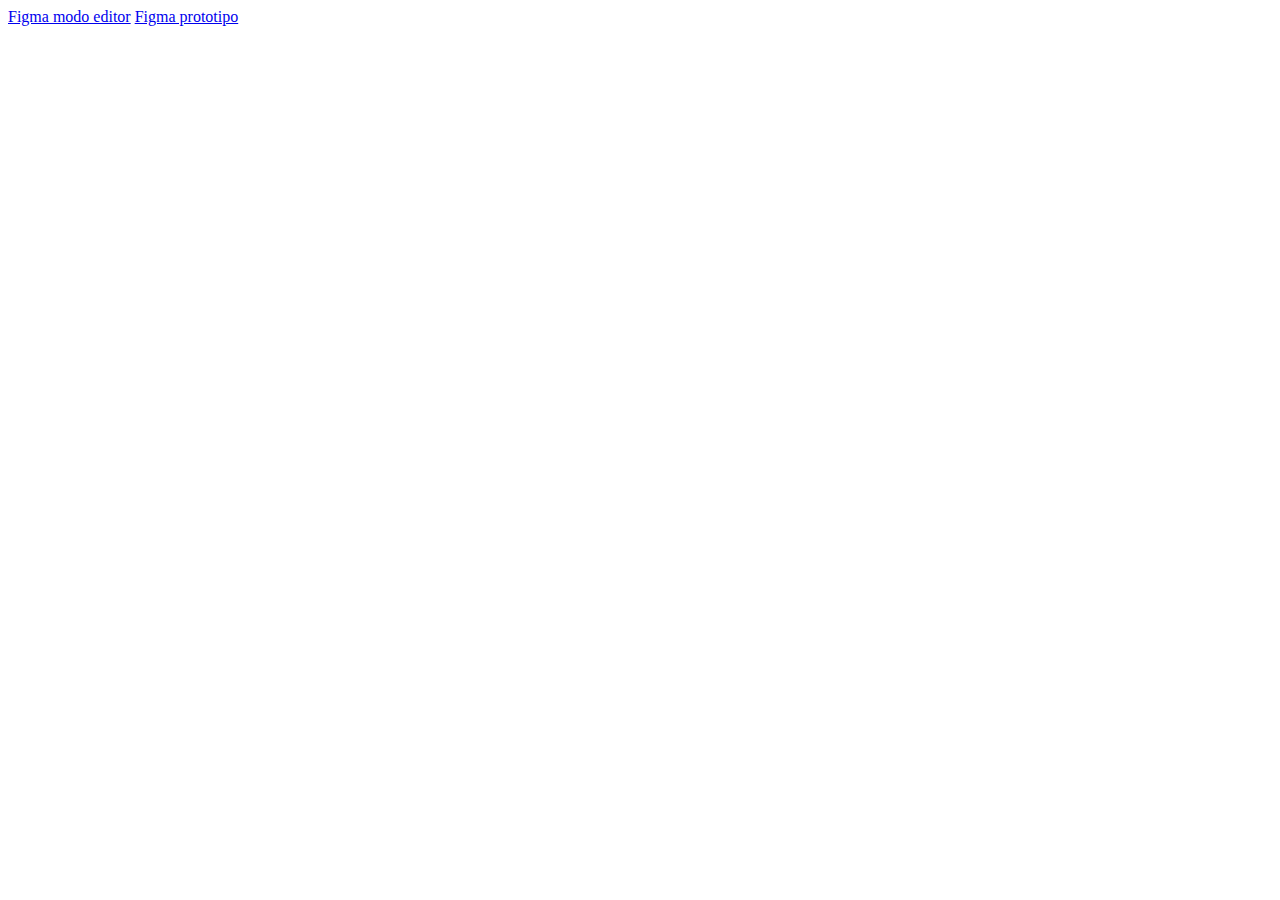
<file: index.html>
<!DOCTYPE html>
<html lang="en">
<head>
    <meta charset="UTF-8">
    <meta http-equiv="X-UA-Compatible" content="IE=edge">
    <meta name="viewport" content="width=device-width, initial-scale=1.0">
    <title>OnGaming</title>
</head>
<body>
    <a href="https://www.figma.com/file/294eass7uuA8MlF9JHRDml/Entregable1?node-id=0%3A1">Figma modo editor</a> 
    <a href="https://www.figma.com/proto/294eass7uuA8MlF9JHRDml/Entregable1?node-id=87%3A501&scaling=min-zoom&page-id=87%3A500&starting-point-node-id=87%3A501">Figma prototipo</a>
</body>
</html>
</file>
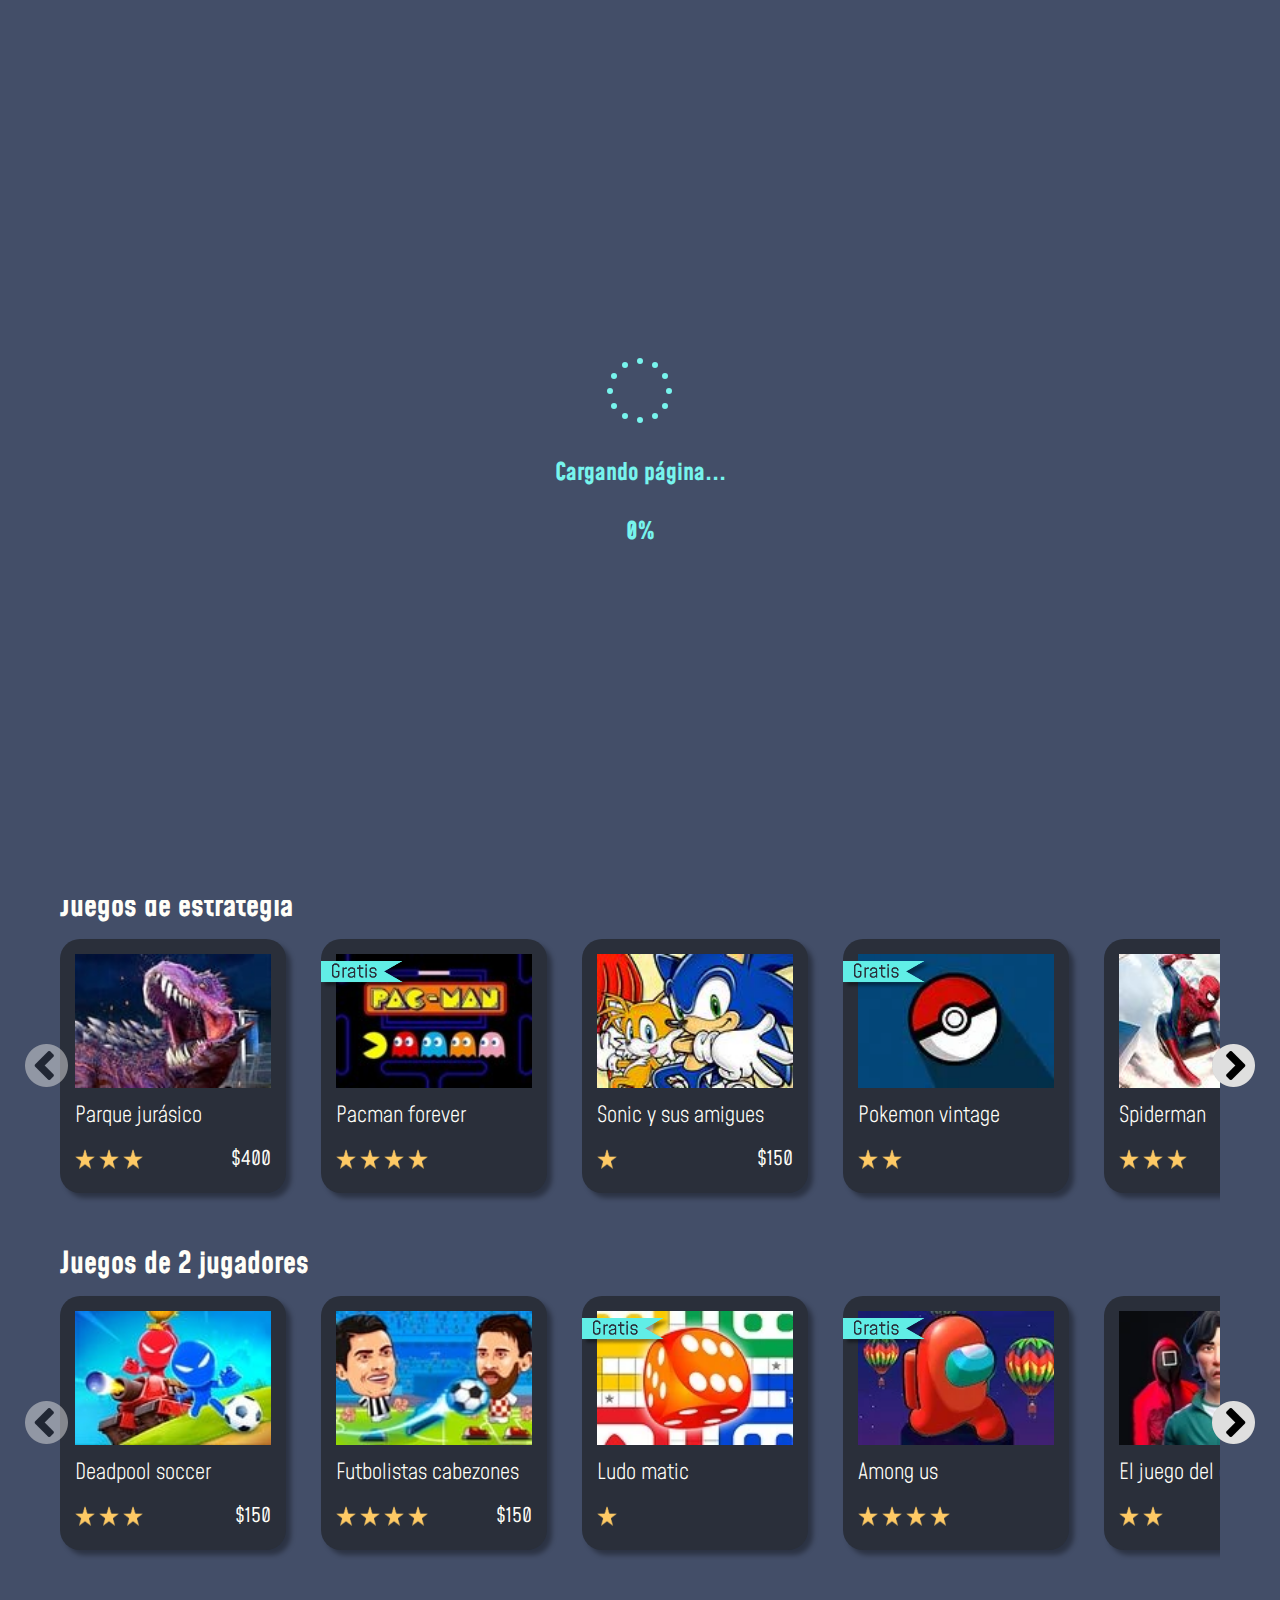
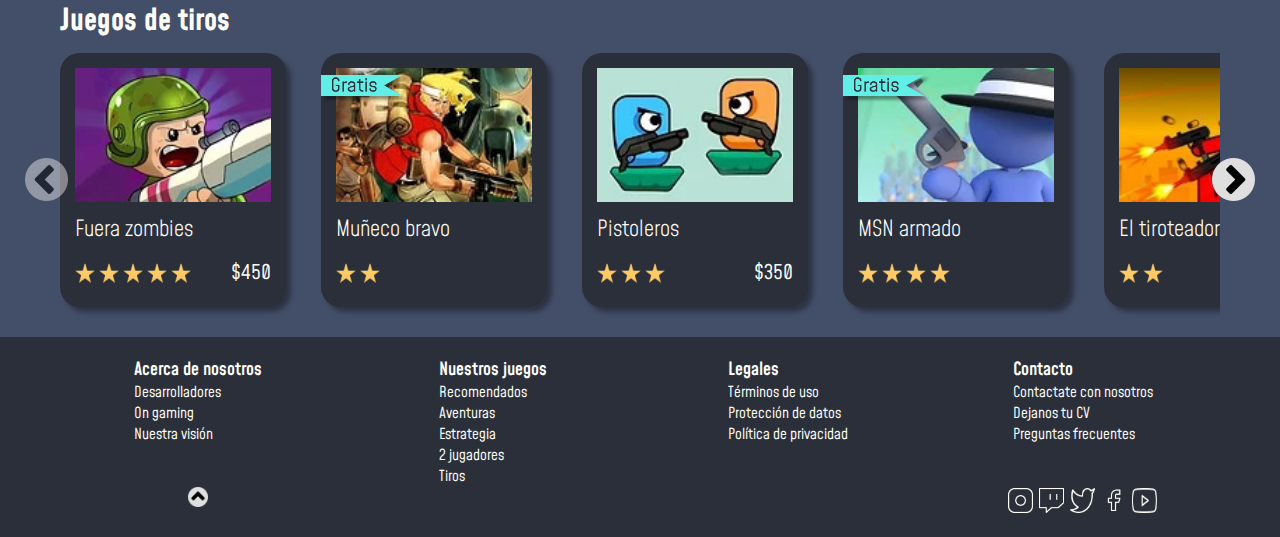
<file: Entregable2/index.html>
<!DOCTYPE html>
<html lang="en">

<head>
    <meta charset="UTF-8">
    <meta http-equiv="X-UA-Compatible" content="IE=edge">
    <meta name="viewport" content="width=device-width, initial-scale=1.0">
    <link href="https://fonts.googleapis.com/css2?family=Mohave:wght@400;600;700&family=Monofett&display=swap"
        rel="stylesheet">
    <link rel="preconnect" href="https://fonts.googleapis.com">
    <link rel="preconnect" href="https://fonts.gstatic.com" crossorigin>
    <link rel="stylesheet" href="css/style.css">
    <link rel="stylesheet" href="css/styleHome.css">
    <title>OnGaming</title>
</head>

<body>
    <div class="inicio">
        <div class="lds-default"><div></div><div></div><div></div><div></div><div></div><div></div><div></div><div></div><div></div><div></div><div></div><div></div></div>
        <h2>Cargando página...</h2>
        <h2 > <span id="porcentaje">0</span>%</h2>
    </div>
    <div id="overlay" class="overlay ocultar"></div>
    <header id="header" class="header">
        <div>
            <a href="index.html"><img src="img/logo.png" alt="Logo" class="logo"></a>
            <a href="index.html"><h1 class="texto-header">On Gaming</h1></a>
        </div>
        <div>
            <div class="redes">
               <img src="img/redes1.png" alt="icono instagram" class="icono-redes">
               <img src="img/redes2.png" alt="icono twitch" class="icono-redes">
               <img src="img/redes3.png" alt="icono twitter" class="icono-redes">
               <img src="img/redes4.png" alt="icono facebook" class="icono-redes">
               <img src="img/redes5.png" alt="icono youtube" class="icono-redes">
            </div>
            <img src="img/menu.png" id="btn-hamburguesa" class="menu"></img>
            <ul id="menu-hamburguesa" class="ocultar">
                <li class="animated-button">Redes</li>
                <li class="animated-button">Mis datos</li>
                <li class="animated-button">Cargar saldo</li>
                <li class="animated-button">Historial</li>
                <li class="animated-button">Mis compras</li>
                <li class="animated-button">FAQS</li>
                <li class="animated-button">Log out</li>
            </ul>
        </div>
    </header>
    <div class="nav" id="categorias">Categorías</div>
    <ul class="ocultar" id="lista-categorias">
        <li>Recomendados</li>
        <li>Aventura</li>
        <li>Estrategia</li>
        <li>2 Personas</li>
        <li>Tiros</li>
        <li class="btn-hero"><a href="hero.html"> <span> Hero</span> </a></li>
    </ul>
    <div class="categorias">
        <h3 id="recomendados">Recomendados para ti</h3>
        <ul class="carrusel">
            <img src="img/flecha.png" alt="flecha" class="flecha-ant">
            <li class="card">
                <img src="img/tag-gratis.png" alt="tag-gratis" class="tag-gratis">
                <img class="img-juego" src="img/1.jpg" alt="imagen-juego">
                <div class="contenedor-info">
                    <h4>Dragones en línea</h4>
                    <div class="estrellas">
                        <img src="img/estrella.png" alt="estrella" class="estrella">
                        <img src="img/estrella.png" alt="estrella" class="estrella">
                        <img src="img/estrella.png" alt="estrella" class="estrella">
                        <img src="img/estrella.png" alt="estrella" class="estrella">
                        <img src="img/estrella.png" alt="estrella" class="estrella">
                    </div>
                </div>
                <div class="contenedor-btn-card"><button class="ocultar btn-card" id="cuatroEnLineas"> <span>
                            Jugar</button></span></div>
            </li>
            <li class="card">
                <img class="img-juego" src="img/2.jpg" alt="imagen-juego">
                <div class="contenedor-info">
                    <h4>Fall guys</h4>
                    <div class="estrellas">
                        <img src="img/estrella.png" alt="estrella" class="estrella">
                        <img src="img/estrella.png" alt="estrella" class="estrella">
                        <img src="img/estrella.png" alt="estrella" class="estrella">
                    </div>
                    <p class="precio">$150</p>
                </div>
                <div class="contenedor-btn-card"><button class="ocultar btn-card"><span> Comprar</button></span></div>
            </li>
            <li class="card">
                <img class="img-juego" src="img/3.jpg" alt="imagen-juego">
                <div class="contenedor-info">
                    <h4>Super Mario</h4>
                    <div class="estrellas">
                        <img src="img/estrella.png" alt="estrella" class="estrella">
                        <img src="img/estrella.png" alt="estrella" class="estrella">
                        <img src="img/estrella.png" alt="estrella" class="estrella">
                        <img src="img/estrella.png" alt="estrella" class="estrella">
                    </div>
                    <p class="precio">$350</p>
                </div>
                <div class="contenedor-btn-card"><button class="ocultar btn-card"> <span> Comprar</button></span></div>
            </li>
            <li class="card">
                <img src="img/tag-gratis.png" alt="tag-gratis" class="tag-gratis">
                <img class="img-juego" src="img/4.jpg" alt="imagen-juego">
                <div class="contenedor-info">
                    <h4>Donkey Kong</h4>
                    <div class="estrellas">
                        <img src="img/estrella.png" alt="estrella" class="estrella">
                        <img src="img/estrella.png" alt="estrella" class="estrella">
                        <img src="img/estrella.png" alt="estrella" class="estrella">
                    </div>
                </div>
                <div class="contenedor-btn-card"><button class="ocultar btn-card"> <span>Jugar</button></span></div>
            </li>
            <li class="card">
                <img src="img/tag-gratis.png" alt="tag-gratis" class="tag-gratis">
                <img class="img-juego" src="img/5.jpg" alt="imagen-juego">
                <div class="contenedor-info">
                    <h4>Araña solitaria</h4>
                    <div class="estrellas">
                        <img src="img/estrella.png" alt="estrella" class="estrella">
                    </div>
                </div>
                <div class="contenedor-btn-card"><button class="ocultar btn-card"> <span>Jugar</button></span></div>
            </li>
            <li class="card">
                <img class="img-juego" src="img/6.jpg" alt="imagen-juego">
                <div class="contenedor-info">
                    <h4>Naruto</h4>
                    <div class="estrellas">
                        <img src="img/estrella.png" alt="estrella" class="estrella">
                        <img src="img/estrella.png" alt="estrella" class="estrella">
                        <img src="img/estrella.png" alt="estrella" class="estrella">
                        <img src="img/estrella.png" alt="estrella" class="estrella">
                    </div>
                    <p class="precio">$200</p>
                </div>
                <div class="contenedor-btn-card"><button class="ocultar btn-card"> <span>Comprar</button></span></div>
            </li>
            <li class="card">
                <img class="img-juego" src="img/7.jpg" alt="imagen-juego">
                <div class="contenedor-info">
                    <h4>Pájaros enojados</h4>
                    <div class="estrellas">
                        <img src="img/estrella.png" alt="estrella" class="estrella">
                    </div>
                    <p class="precio">$100</p>
                </div>
                <div class="contenedor-btn-card"><button class="ocultar btn-card"> <span>Comprar</button></span></div>
            </li>
            <li class="card">
                <img class="img-juego" src="img/8.jpg" alt="imagen-juego">
                <div class="contenedor-info">
                    <h4>El rubio y el otro</h4>
                    <div class="estrellas">
                        <img src="img/estrella.png" alt="estrella" class="estrella">
                        <img src="img/estrella.png" alt="estrella" class="estrella">
                        <img src="img/estrella.png" alt="estrella" class="estrella">
                        <img src="img/estrella.png" alt="estrella" class="estrella">
                    </div>
                    <p class="precio">$150</p>
                </div>
                <div class="contenedor-btn-card"><button class="ocultar btn-card"> <span>Comprar</button></span></div>
            </li>
            <li class="card">
                <img src="img/tag-gratis.png" alt="tag-gratis" class="tag-gratis">
                <img class="img-juego" src="img/9.jpg" alt="imagen-juego">
                <div class="contenedor-info">
                    <h4>Mahjong 4</h4>
                    <div class="estrellas">
                        <img src="img/estrella.png" alt="estrella" class="estrella">
                        <img src="img/estrella.png" alt="estrella" class="estrella">
                        <img src="img/estrella.png" alt="estrella" class="estrella">
                        <img src="img/estrella.png" alt="estrella" class="estrella">
                    </div>
                </div>
                <div class="contenedor-btn-card"><button class="ocultar btn-card"> <span>Jugar</button></span></div>
            </li>
            <li class="card">
                <img src="img/tag-gratis.png" alt="tag-gratis" class="tag-gratis">
                <img class="img-juego" src="img/10.jpg" alt="imagen-juego">
                <div class="contenedor-info">
                    <h4>Emojis para dibujar</h4>
                    <div class="estrellas">
                        <img src="img/estrella.png" alt="estrella" class="estrella">
                    </div>
                </div>
                <div class="contenedor-btn-card"><button class="ocultar btn-card"> <span>Jugar</button></span></div>
            </li>
            <img src="img/flecha.png" alt="flecha" class="flecha-sig">
        </ul>
    </div>
    <div class="categorias">
        <h3 id="aventuras">Juegos de aventuras</h3>
        <ul class="carrusel">
            <img src="img/flecha.png" alt="flecha" class="flecha-ant">
            <li class="card">
                <img src="img/tag-gratis.png" alt="tag-gratis" class="tag-gratis">
                <img class="img-juego" src="img/11.jpg" alt="imagen-juego">
                <div class="contenedor-info">
                    <h4>Bob esponja</h4>
                    <div class="estrellas">
                        <img src="img/estrella.png" alt="estrella" class="estrella">
                        <img src="img/estrella.png" alt="estrella" class="estrella">
                    </div>
                </div>
                <div class="contenedor-btn-card"><button class="ocultar btn-card"><span>Jugar</span></button></div>
            </li>
            <li class="card">
                <img src="img/tag-gratis.png" alt="tag-gratis" class="tag-gratis">
                <img class="img-juego" src="img/12.jpg" alt="imagen-juego">
                <div class="contenedor-info">
                    <h4>Mario y sus amigos</h4>
                    <div class="estrellas">
                        <img src="img/estrella.png" alt="estrella" class="estrella">
                        <img src="img/estrella.png" alt="estrella" class="estrella">
                        <img src="img/estrella.png" alt="estrella" class="estrella">
                        <img src="img/estrella.png" alt="estrella" class="estrella">
                    </div>
                </div>
                <div class="contenedor-btn-card"><button class="ocultar btn-card"><span>Jugar</span></button></div>
            </li>
            <li class="card">
                <img class="img-juego" src="img/13.jpg" alt="imagen-juego">
                <div class="contenedor-info">
                    <h4>La pelota roja feliz</h4>
                    <div class="estrellas">
                        <img src="img/estrella.png" alt="estrella" class="estrella">
                        <img src="img/estrella.png" alt="estrella" class="estrella">
                        <img src="img/estrella.png" alt="estrella" class="estrella">
                    </div>
                    <p class="precio">$250</p>
                </div>
                <div class="contenedor-btn-card"><button class="ocultar btn-card"><span>Comprar</span></button></div>
            </li>
            <li class="card">
                <img class="img-juego" src="img/14.jpg" alt="imagen-juego">
                <div class="contenedor-info">
                    <h4>Aventuras en la selva</h4>
                    <div class="estrellas">
                        <img src="img/estrella.png" alt="estrella" class="estrella">
                        <img src="img/estrella.png" alt="estrella" class="estrella">
                    </div>
                    <p class="precio">$150</p>
                </div>
                <div class="contenedor-btn-card"><button class="ocultar btn-card"><span>Comprar</span></button></div>
            </li>
            <li class="card">
                <img class="img-juego" src="img/15.jpg" alt="imagen-juego">
                <div class="contenedor-info">
                    <h4>Animalos</h4>
                    <div class="estrellas">
                        <img src="img/estrella.png" alt="estrella" class="estrella">
                    </div>
                    <p class="precio">$100</p>
                </div>
                <div class="contenedor-btn-card"><button class="ocultar btn-card"><span>Comprar</span></button></div>
            </li>
            <li class="card">
                <img class="img-juego" src="img/16.jpg" alt="imagen-juego">
                <div class="contenedor-info">
                    <h4>Baby shark</h4>
                    <div class="estrellas">
                        <img src="img/estrella.png" alt="estrella" class="estrella">
                        <img src="img/estrella.png" alt="estrella" class="estrella">
                        <img src="img/estrella.png" alt="estrella" class="estrella">
                        <img src="img/estrella.png" alt="estrella" class="estrella">
                        <img src="img/estrella.png" alt="estrella" class="estrella">
                    </div>
                    <p class="precio">$200</p>
                </div>
                <div class="contenedor-btn-card"><button class="ocultar btn-card"><span>Comprar</span></button></div>
            </li>
            <li class="card">
                <img class="img-juego" src="img/17.jpg" alt="imagen-juego">
                <div class="contenedor-info">
                    <h4>Cuidemos el mundo</h4>
                    <div class="estrellas">
                        <img src="img/estrella.png" alt="estrella" class="estrella">
                    </div>
                    <p class="precio">$80</p>
                </div>
                <div class="contenedor-btn-card"><button class="ocultar btn-card"><span>Comprar</span></button></div>
            </li>
            <li class="card">
                <img src="img/tag-gratis.png" alt="tag-gratis" class="tag-gratis">
                <img class="img-juego" src="img/18.jpg" alt="imagen-juego">
                <div class="contenedor-info">
                    <h4>Los autos locos</h4>
                    <div class="estrellas">
                        <img src="img/estrella.png" alt="estrella" class="estrella">
                        <img src="img/estrella.png" alt="estrella" class="estrella">
                        <img src="img/estrella.png" alt="estrella" class="estrella">
                        <img src="img/estrella.png" alt="estrella" class="estrella">
                    </div>
                </div>
                <div class="contenedor-btn-card"><button class="ocultar btn-card"><span>Jugar</span></button></div>
            </li>
            <li class="card">
                <img src="img/tag-gratis.png" alt="tag-gratis" class="tag-gratis">
                <img class="img-juego" src="img/19.jpg" alt="imagen-juego">
                <div class="contenedor-info">
                    <h4>El conejo pistero</h4>
                    <div class="estrellas">
                        <img src="img/estrella.png" alt="estrella" class="estrella">
                        <img src="img/estrella.png" alt="estrella" class="estrella">
                    </div>
                </div>
                <div class="contenedor-btn-card"><button class="ocultar btn-card"><span>Jugar</span></button></div>
            </li>
            <li class="card">
                <img src="img/tag-gratis.png" alt="tag-gratis" class="tag-gratis">
                <img class="img-juego" src="img/20.jpg" alt="imagen-juego">
                <div class="contenedor-info">
                    <h4>Buzz lightyear</h4>
                    <div class="estrellas">
                        <img src="img/estrella.png" alt="estrella" class="estrella">
                        <img src="img/estrella.png" alt="estrella" class="estrella">
                    </div>
                </div>
                <div class="contenedor-btn-card"><button class="ocultar btn-card"><span>Jugar</span></button></div>
            </li>
            <img src="img/flecha.png" alt="flecha" class="flecha-sig">
        </ul>
    </div>
    <div class="categorias">
        <h3 id="estrategia">Juegos de estrategia</h3>
        <ul class="carrusel">
            <img src="img/flecha.png" alt="flecha" class="flecha-ant">
            <li class="card">
                <img class="img-juego" src="img/21.jpg" alt="imagen-juego">
                <div class="contenedor-info">
                    <h4>Parque jurásico</h4>
                    <div class="estrellas">
                        <img src="img/estrella.png" alt="estrella" class="estrella">
                        <img src="img/estrella.png" alt="estrella" class="estrella">
                        <img src="img/estrella.png" alt="estrella" class="estrella">
                    </div>
                    <p class="precio">$400</p>
                </div>
                <div class="contenedor-btn-card"><button class="ocultar btn-card"><span>Comprar</span></button></div>
            </li>
            <li class="card">
                <img src="img/tag-gratis.png" alt="tag-gratis" class="tag-gratis">
                <img class="img-juego" src="img/22.jpg" alt="imagen-juego">
                <div class="contenedor-info">
                    <h4>Pacman forever</h4>
                    <div class="estrellas">
                        <img src="img/estrella.png" alt="estrella" class="estrella">
                        <img src="img/estrella.png" alt="estrella" class="estrella">
                        <img src="img/estrella.png" alt="estrella" class="estrella">
                        <img src="img/estrella.png" alt="estrella" class="estrella">
                    </div>
                </div>
                <div class="contenedor-btn-card"><button class="ocultar btn-card"><span>Jugar</span></button></div>
            </li>
            <li class="card">
                <img class="img-juego" src="img/23.jpg" alt="imagen-juego">
                <div class="contenedor-info">
                    <h4>Sonic y sus amigues</h4>
                    <div class="estrellas">
                        <img src="img/estrella.png" alt="estrella" class="estrella">
                    </div>
                    <p class="precio">$150</p>
                </div>
                <div class="contenedor-btn-card"><button class="ocultar btn-card"><span>Comprar</span></button></div>
            </li>
            <li class="card">
                <img src="img/tag-gratis.png" alt="tag-gratis" class="tag-gratis">
                <img class="img-juego" src="img/24.jpg" alt="imagen-juego">
                <div class="contenedor-info">
                    <h4>Pokemon vintage</h4>
                    <div class="estrellas">
                        <img src="img/estrella.png" alt="estrella" class="estrella">
                        <img src="img/estrella.png" alt="estrella" class="estrella">
                    </div>
                </div>
                <div class="contenedor-btn-card"><button class="ocultar btn-card"><span>Jugar</span></button></div>
            </li>
            <li class="card">
                <img class="img-juego" src="img/25.jpg" alt="imagen-juego">
                <div class="contenedor-info">
                    <h4>Spiderman</h4>
                    <div class="estrellas">
                        <img src="img/estrella.png" alt="estrella" class="estrella">
                        <img src="img/estrella.png" alt="estrella" class="estrella">
                        <img src="img/estrella.png" alt="estrella" class="estrella">
                    </div>
                    <p class="precio">$200</p>
                </div>
                <div class="contenedor-btn-card"><button class="ocultar btn-card"><span>Comprar</span></button></div>
            </li>
            <li class="card">
                <img src="img/tag-gratis.png" alt="tag-gratis" class="tag-gratis">
                <img class="img-juego" src="img/26.jpg" alt="imagen-juego">
                <div class="contenedor-info">
                    <h4>Mini superhéroes</h4>
                    <div class="estrellas">
                        <img src="img/estrella.png" alt="estrella" class="estrella">
                        <img src="img/estrella.png" alt="estrella" class="estrella">
                    </div>
                </div>
                <div class="contenedor-btn-card"><button class="ocultar btn-card"><span>Jugar</span></button></div>
            </li>
            <li class="card">
                <img src="img/tag-gratis.png" alt="tag-gratis" class="tag-gratis">
                <img class="img-juego" src="img/27.jpg" alt="imagen-juego">
                <div class="contenedor-info">
                    <h4>Peppa pig</h4>
                    <div class="estrellas">
                        <img src="img/estrella.png" alt="estrella" class="estrella">
                        <img src="img/estrella.png" alt="estrella" class="estrella">
                        <img src="img/estrella.png" alt="estrella" class="estrella">
                        <img src="img/estrella.png" alt="estrella" class="estrella">
                        <img src="img/estrella.png" alt="estrella" class="estrella">
                    </div>
                </div>
                <div class="contenedor-btn-card"><button class="ocultar btn-card"><span>Jugar</span></button></div>
            </li>
            <li class="card">
                <img class="img-juego" src="img/28.jpg" alt="imagen-juego">
                <div class="contenedor-info">
                    <h4>Pequeño pony</h4>
                    <div class="estrellas">
                        <img src="img/estrella.png" alt="estrella" class="estrella">
                        <img src="img/estrella.png" alt="estrella" class="estrella">
                        <img src="img/estrella.png" alt="estrella" class="estrella">
                    </div>
                    <p class="precio">$150</p>
                </div>
                <div class="contenedor-btn-card"><button class="ocultar btn-card"><span>Comprar</span></button></div>
            </li>
            <li class="card">
                <img src="img/tag-gratis.png" alt="tag-gratis" class="tag-gratis">
                <img class="img-juego" src="img/29.jpg" alt="imagen-juego">
                <div class="contenedor-info">
                    <h4>Simon dice</h4>
                    <div class="estrellas">
                        <img src="img/estrella.png" alt="estrella" class="estrella">
                        <img src="img/estrella.png" alt="estrella" class="estrella">
                        <img src="img/estrella.png" alt="estrella" class="estrella">
                        <img src="img/estrella.png" alt="estrella" class="estrella">
                    </div>
                </div>
                <div class="contenedor-btn-card"><button class="ocultar btn-card"><span>Jugar</span></button></div>
            </li>
            <li class="card">
                <img src="img/tag-gratis.png" alt="tag-gratis" class="tag-gratis">
                <img class="img-juego" src="img/30.jpg" alt="imagen-juego">
                <div class="contenedor-info">
                    <h4>Ejercita tu cerebro</h4>
                    <div class="estrellas">
                        <img src="img/estrella.png" alt="estrella" class="estrella">
                        <img src="img/estrella.png" alt="estrella" class="estrella">
                    </div>
                </div>
                <div class="contenedor-btn-card"><button class="ocultar btn-card"><span>Jugar</span></button></div>
            </li>
            <img src="img/flecha.png" alt="flecha" class="flecha-sig">
        </ul>
    </div>
    <div class="categorias">
        <h3 id="dosJugadores">Juegos de 2 jugadores</h3>
        <ul class="carrusel">
            <img src="img/flecha.png" alt="flecha" class="flecha-ant">
            <li class="card">
                <img class="img-juego" src="img/31.jpg" alt="imagen-juego">
                <div class="contenedor-info">
                    <h4>Deadpool soccer</h4>
                    <div class="estrellas">
                        <img src="img/estrella.png" alt="estrella" class="estrella">
                        <img src="img/estrella.png" alt="estrella" class="estrella">
                        <img src="img/estrella.png" alt="estrella" class="estrella">
                    </div>
                    <p class="precio">$150</p>
                </div>
                <div class="contenedor-btn-card"><button class="ocultar btn-card"><span>Comprar</span></button></div>
            </li>
            <li class="card">
                <img class="img-juego" src="img/32.jpg" alt="imagen-juego">
                <div class="contenedor-info">
                    <h4>Futbolistas cabezones</h4>
                    <div class="estrellas">
                        <img src="img/estrella.png" alt="estrella" class="estrella">
                        <img src="img/estrella.png" alt="estrella" class="estrella">
                        <img src="img/estrella.png" alt="estrella" class="estrella">
                        <img src="img/estrella.png" alt="estrella" class="estrella">
                    </div>
                    <p class="precio">$150</p>
                </div>
                <div class="contenedor-btn-card"><button class="ocultar btn-card"><span>Comprar</span></button></div>
            </li>
            <li class="card">
                <img src="img/tag-gratis.png" alt="tag-gratis" class="tag-gratis">
                <img class="img-juego" src="img/33.jpg" alt="imagen-juego">
                <div class="contenedor-info">
                    <h4>Ludo matic</h4>
                    <div class="estrellas">
                        <img src="img/estrella.png" alt="estrella" class="estrella">
                    </div>
                </div>
                <div class="contenedor-btn-card"><button class="ocultar btn-card"><span>Jugar</span></button></div>
            </li>
            <li class="card">
                <img src="img/tag-gratis.png" alt="tag-gratis" class="tag-gratis">
                <img class="img-juego" src="img/34.jpg" alt="imagen-juego">
                <div class="contenedor-info">
                    <h4>Among us</h4>
                    <div class="estrellas">
                        <img src="img/estrella.png" alt="estrella" class="estrella">
                        <img src="img/estrella.png" alt="estrella" class="estrella">
                        <img src="img/estrella.png" alt="estrella" class="estrella">
                        <img src="img/estrella.png" alt="estrella" class="estrella">
                    </div>
                </div>
                <div class="contenedor-btn-card"><button class="ocultar btn-card"><span>Jugar</span></button></div>
            </li>
            <li class="card">
                <img class="img-juego" src="img/35.jpg" alt="imagen-juego">
                <div class="contenedor-info">
                    <h4>El juego del calamar</h4>
                    <div class="estrellas">
                        <img src="img/estrella.png" alt="estrella" class="estrella">
                        <img src="img/estrella.png" alt="estrella" class="estrella">
                    </div>
                    <p class="precio">$150</p>
                </div>
                <div class="contenedor-btn-card"><button class="ocultar btn-card"><span>Comprar</span></button></div>
            </li>
            <li class="card">
                <img src="img/tag-gratis.png" alt="tag-gratis" class="tag-gratis">
                <img class="img-juego" src="img/36.jpg" alt="imagen-juego">
                <div class="contenedor-info">
                    <h4>Los tóxicos</h4>
                    <div class="estrellas">
                        <img src="img/estrella.png" alt="estrella" class="estrella">
                        <img src="img/estrella.png" alt="estrella" class="estrella">
                        <img src="img/estrella.png" alt="estrella" class="estrella">
                    </div>
                </div>
                <div class="contenedor-btn-card"><button class="ocultar btn-card"><span>Jugar</span></button></div>
            </li>
            <li class="card">
                <img class="img-juego" src="img/37.jpg" alt="imagen-juego">
                <div class="contenedor-info">
                    <h4>Pelota musical</h4>
                    <div class="estrellas">
                        <img src="img/estrella.png" alt="estrella" class="estrella">
                        <img src="img/estrella.png" alt="estrella" class="estrella">
                    </div>
                    <p class="precio">$100</p>
                </div>
                <div class="contenedor-btn-card"><button class="ocultar btn-card"><span>Comprar</span></button></div>
            </li>
            <li class="card">
                <img class="img-juego" src="img/38.jpg" alt="imagen-juego">
                <div class="contenedor-info">
                    <h4>Shrek V</h4>
                    <div class="estrellas">
                        <img src="img/estrella.png" alt="estrella" class="estrella">
                        <img src="img/estrella.png" alt="estrella" class="estrella">
                        <img src="img/estrella.png" alt="estrella" class="estrella">
                        <img src="img/estrella.png" alt="estrella" class="estrella">
                    </div>
                    <p class="precio">$150</p>
                </div>
                <div class="contenedor-btn-card"><button class="ocultar btn-card"><span>Comprar</span></button></div>
            </li>
            <li class="card">
                <img src="img/tag-gratis.png" alt="tag-gratis" class="tag-gratis">
                <img class="img-juego" src="img/39.jpg" alt="imagen-juego">
                <div class="contenedor-info">
                    <h4>El ahorcado</h4>
                    <div class="estrellas">
                        <img src="img/estrella.png" alt="estrella" class="estrella">
                        <img src="img/estrella.png" alt="estrella" class="estrella">
                    </div>
                </div>
                <div class="contenedor-btn-card"><button class="ocultar btn-card"><span>Jugar</span></button></div>
            </li>
            <li class="card">
                <img class="img-juego" src="img/40.jpg" alt="imagen-juego">
                <div class="contenedor-info">
                    <h4>Hombre-pulpo</h4>
                    <div class="estrellas">
                        <img src="img/estrella.png" alt="estrella" class="estrella">
                    </div>
                    <p class="precio">$150</p>
                </div>
                <div class="contenedor-btn-card"><button class="ocultar btn-card"><span>Comprar</span></button></div>
            </li>
            <img src="img/flecha.png" alt="flecha" class="flecha-sig">
        </ul>
    </div>
    <div class="categorias">
        <h3 id="tiros">Juegos de tiros</h3>
        <ul class="carrusel">
            <img src="img/flecha.png" alt="flecha" class="flecha-ant">
            <li class="card">
                <img class="img-juego" src="img/41.jpg" alt="imagen-juego">
                <div class="contenedor-info">
                    <h4>Fuera zombies</h4>
                    <div class="estrellas">
                        <img src="img/estrella.png" alt="estrella" class="estrella">
                        <img src="img/estrella.png" alt="estrella" class="estrella">
                        <img src="img/estrella.png" alt="estrella" class="estrella">
                        <img src="img/estrella.png" alt="estrella" class="estrella">
                        <img src="img/estrella.png" alt="estrella" class="estrella">
                    </div>
                    <p class="precio">$450</p>
                </div>
                <div class="contenedor-btn-card"><button class="ocultar btn-card"><span>Comprar</span></button></div>
            </li>
            <li class="card">
                <img src="img/tag-gratis.png" alt="tag-gratis" class="tag-gratis">
                <img class="img-juego" src="img/42.jpg" alt="imagen-juego">
                <div class="contenedor-info">
                    <h4>Muñeco bravo</h4>
                    <div class="estrellas">
                        <img src="img/estrella.png" alt="estrella" class="estrella">
                        <img src="img/estrella.png" alt="estrella" class="estrella">
                    </div>
                </div>
                <div class="contenedor-btn-card"><button class="ocultar btn-card"><span>Jugar</span></button></div>
            </li>
            <li class="card">
                <img class="img-juego" src="img/43.jpg" alt="imagen-juego">
                <div class="contenedor-info">
                    <h4>Pistoleros</h4>
                    <div class="estrellas">
                        <img src="img/estrella.png" alt="estrella" class="estrella">
                        <img src="img/estrella.png" alt="estrella" class="estrella">
                        <img src="img/estrella.png" alt="estrella" class="estrella">
                    </div>
                    <p class="precio">$350</p>
                </div>
                <div class="contenedor-btn-card"><button class="ocultar btn-card"><span>Comprar</span></button></div>
            </li>
            <li class="card">
                <img src="img/tag-gratis.png" alt="tag-gratis" class="tag-gratis">
                <img class="img-juego" src="img/44.jpg" alt="imagen-juego">
                <div class="contenedor-info">
                    <h4>MSN armado</h4>
                    <div class="estrellas">
                        <img src="img/estrella.png" alt="estrella" class="estrella">
                        <img src="img/estrella.png" alt="estrella" class="estrella">
                        <img src="img/estrella.png" alt="estrella" class="estrella">
                        <img src="img/estrella.png" alt="estrella" class="estrella">
                    </div>
                </div>
                <div class="contenedor-btn-card"><button class="ocultar btn-card"><span>Jugar</span></button></div>
            </li>
            <li class="card">
                <img class="img-juego" src="img/45.jpg" alt="imagen-juego">
                <div class="contenedor-info">
                    <h4>El tiroteador</h4>
                    <div class="estrellas">
                        <img src="img/estrella.png" alt="estrella" class="estrella">
                        <img src="img/estrella.png" alt="estrella" class="estrella">
                    </div>
                    <p class="precio">$200</p>
                </div>
                <div class="contenedor-btn-card"><button class="ocultar btn-card"><span>Comprar</span></button></div>
            </li>
            <li class="card">
                <img class="img-juego" src="img/46.jpg" alt="imagen-juego">
                <div class="contenedor-info">
                    <h4>Stormtroopers war</h4>
                    <div class="estrellas">
                        <img src="img/estrella.png" alt="estrella" class="estrella">
                        <img src="img/estrella.png" alt="estrella" class="estrella">
                        <img src="img/estrella.png" alt="estrella" class="estrella">
                        <img src="img/estrella.png" alt="estrella" class="estrella">
                    </div>
                    <p class="precio">$200</p>
                </div>
                <div class="contenedor-btn-card"><button class="ocultar btn-card"><span>Comprar</span></button></div>
            </li>
            <li class="card">
                <img class="img-juego" src="img/47.jpg" alt="imagen-juego">
                <div class="contenedor-info">
                    <h4>Tiros desde autos</h4>
                    <div class="estrellas">
                        <img src="img/estrella.png" alt="estrella" class="estrella">
                    </div>
                    <p class="precio">$100</p>
                </div>
                <div class="contenedor-btn-card"><button class="ocultar btn-card"><span>Comprar</span></button></div>
            </li>
            <li class="card">
                <img class="img-juego" src="img/48.jpg" alt="imagen-juego">
                <div class="contenedor-info">
                    <h4>El detective picante</h4>
                    <div class="estrellas">
                        <img src="img/estrella.png" alt="estrella" class="estrella">
                        <img src="img/estrella.png" alt="estrella" class="estrella">
                    </div>
                    <p class="precio">$150</p>
                </div>
                <div class="contenedor-btn-card"><button class="ocultar btn-card"><span>Comprar</span></button></div>
            </li>
            <li class="card">
                <img src="img/tag-gratis.png" alt="tag-gratis" class="tag-gratis">
                <img class="img-juego" src="img/49.jpg" alt="imagen-juego">
                <div class="contenedor-info">
                    <h4>El panda siniestro</h4>
                    <div class="estrellas">
                        <img src="img/estrella.png" alt="estrella" class="estrella">
                        <img src="img/estrella.png" alt="estrella" class="estrella">
                        <img src="img/estrella.png" alt="estrella" class="estrella">
                    </div>
                </div>
                <div class="contenedor-btn-card"><button class="ocultar btn-card"><span>Jugar</span></button></div>
            </li>
            <li class="card">
                <img src="img/tag-gratis.png" alt="tag-gratis" class="tag-gratis">
                <img class="img-juego" src="img/50.jpg" alt="imagen-juego">
                <div class="contenedor-info">
                    <h4>El zombie verde</h4>
                    <div class="estrellas">
                        <img src="img/estrella.png" alt="estrella" class="estrella">
                    </div>
                </div>
                <div class="contenedor-btn-card"><button class="ocultar btn-card"><span>Jugar</span></button></div>
            </li>
            <img src="img/flecha.png" alt="flecha" class="flecha-sig">
        </ul>
    </div>
    <footer class="footer">
        <ul class="footer1">
            <li class="h2">Acerca de nosotros</li>
            <li class="h3">Desarrolladores</li>
            <li class="h3">On gaming</li>
            <li class="h3">Nuestra visión</li>
        </ul>
        <ul class="footer2">
            <li class="h2">Nuestros juegos</li>
            <li class="h3">Recomendados</li>
            <li class="h3">Aventuras</li>
            <li class="h3">Estrategia</li>
            <li class="h3">2 jugadores</li>
            <li class="h3">Tiros</li>
        </ul>
        <ul class="footer3">
            <li class="h2">Legales</li>
            <li class="h3">Términos de uso</li>
            <li class="h3">Protección de datos</li>
            <li class="h3">Política de privacidad</li>
        </ul>
        <ul class="footer4">
            <li class="h2">Contacto</li>
            <li class="h3">Contactate con nosotros</li>
            <li class="h3">Dejanos tu CV</li>
            <li class="h3">Preguntas frecuentes</li>
        </ul>
        <a href="#header"><img src="img/flecha.png" alt="Flecha_arriba" class="flecha-arriba"></a>
        <div class="redes footer-redes">
            <img src="img/redes1.png" alt="icono instagram" class="icono-redes">
            <img src="img/redes2.png" alt="icono twitch" class="icono-redes">
            <img src="img/redes3.png" alt="icono twitter" class="icono-redes">
            <img src="img/redes4.png" alt="icono facebook" class="icono-redes">
            <img src="img/redes5.png" alt="icono youtube" class="icono-redes">
         </div>
    </footer>
    <script src="js/home.js"></script>
    <script src="js/menu.js"></script>
</body>

</html>
</file>
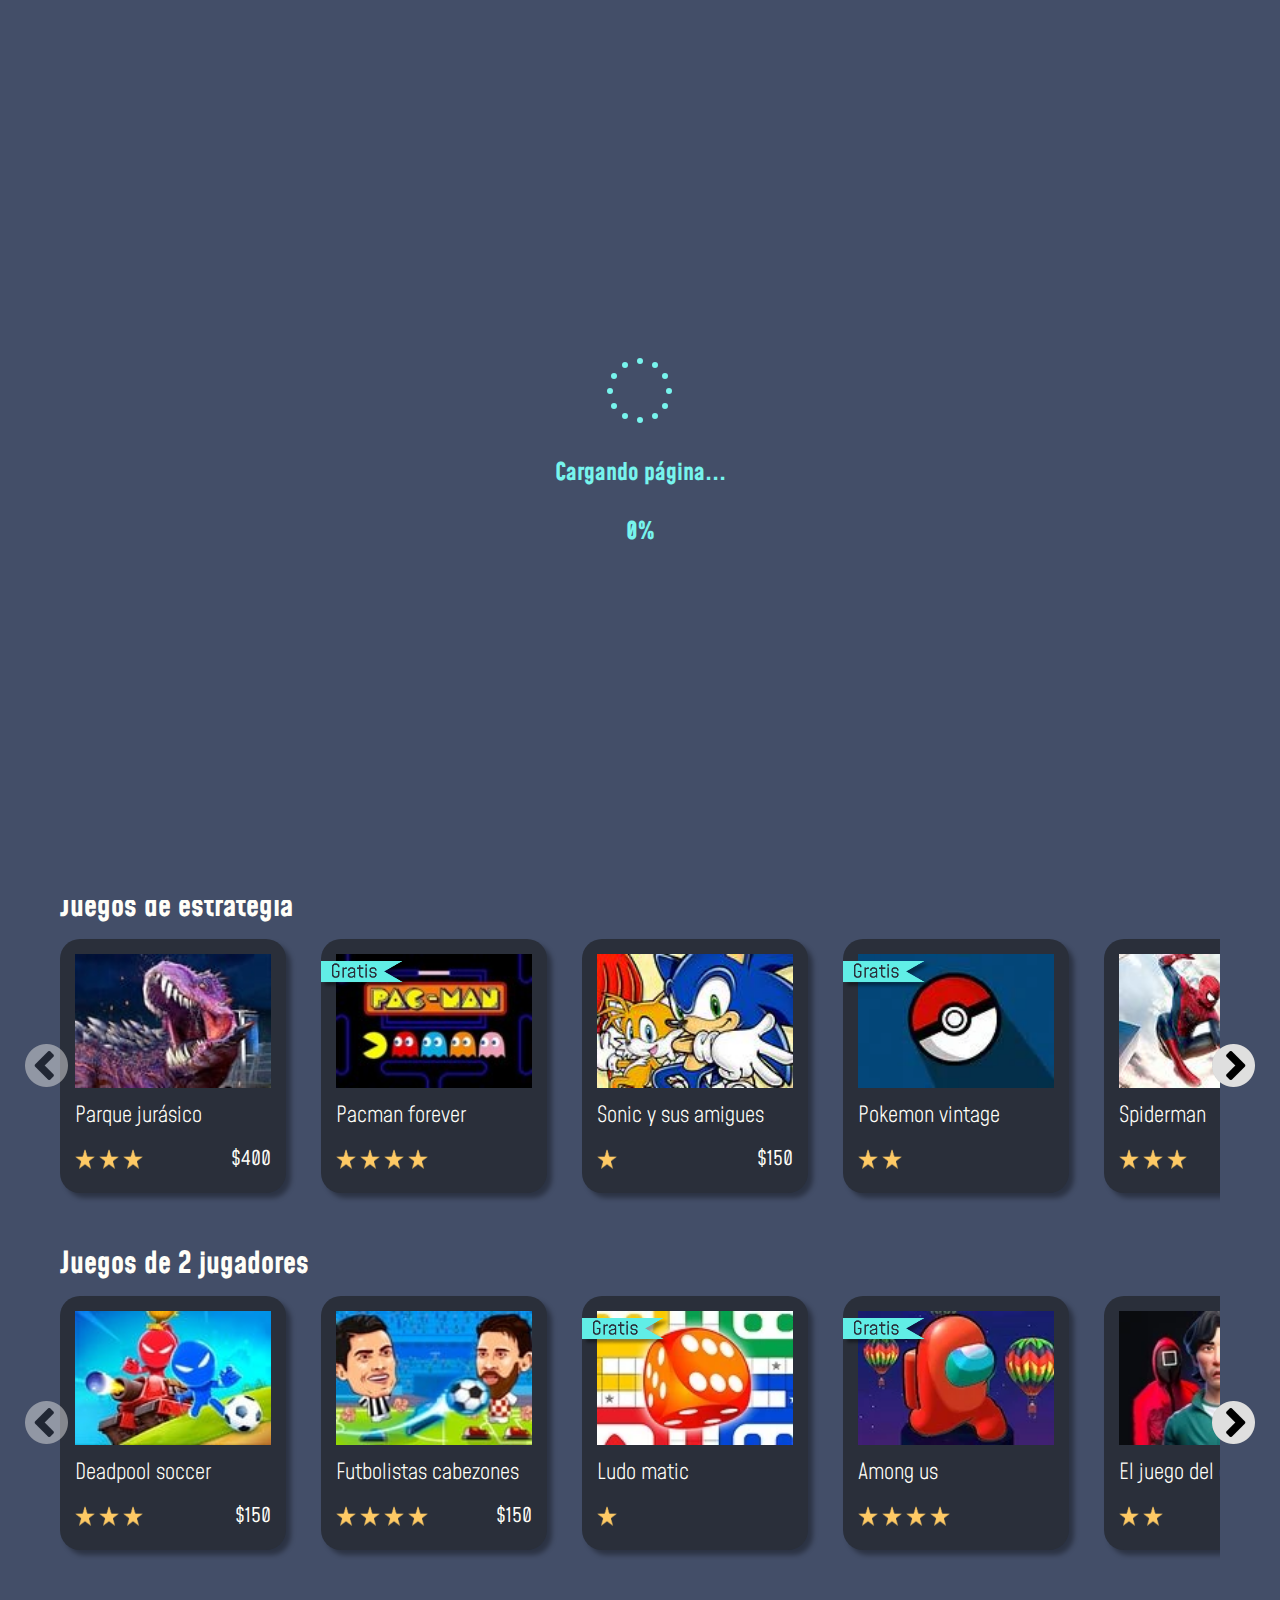
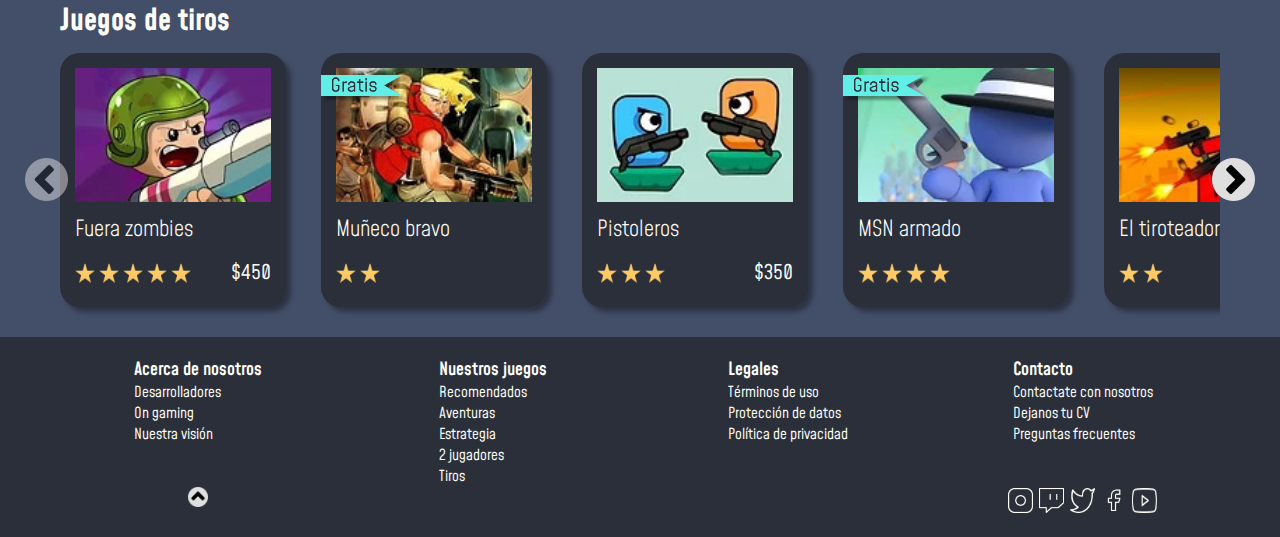
<file: Entregable3/index.html>
<!DOCTYPE html>
<html lang="en">

<head>
    <meta charset="UTF-8">
    <meta http-equiv="X-UA-Compatible" content="IE=edge">
    <meta name="viewport" content="width=device-width, initial-scale=1.0">
    <link href="https://fonts.googleapis.com/css2?family=Mohave:wght@400;600;700&family=Monofett&display=swap"
        rel="stylesheet">
    <link rel="preconnect" href="https://fonts.googleapis.com">
    <link rel="preconnect" href="https://fonts.gstatic.com" crossorigin>
    <link rel="stylesheet" href="css/style.css">
    <link rel="stylesheet" href="css/styleHome.css">
    <title>OnGaming</title>
</head>

<body>
    <div class="inicio">
        <div class="lds-default"><div></div><div></div><div></div><div></div><div></div><div></div><div></div><div></div><div></div><div></div><div></div><div></div></div>
        <h2>Cargando página...</h2>
        <h2 > <span id="porcentaje">0</span>%</h2>
    </div>
    <div id="overlay" class="overlay ocultar"></div>
    <header id="header" class="header">
        <div>
            <a href="index.html"><img src="img/logo.png" alt="Logo" class="logo"></a>
            <a href="index.html"><h1 class="texto-header">On Gaming</h1></a>
        </div>
        <div>
            <div class="redes">
               <img src="img/redes1.png" alt="icono instagram" class="icono-redes">
               <img src="img/redes2.png" alt="icono twitch" class="icono-redes">
               <img src="img/redes3.png" alt="icono twitter" class="icono-redes">
               <img src="img/redes4.png" alt="icono facebook" class="icono-redes">
               <img src="img/redes5.png" alt="icono youtube" class="icono-redes">
            </div>
            <img src="img/menu.png" id="btn-hamburguesa" class="menu"></img>
            <ul id="menu-hamburguesa" class="ocultar">
                <li class="animated-button">Redes</li>
                <li class="animated-button">Mis datos</li>
                <li class="animated-button">Cargar saldo</li>
                <li class="animated-button">Historial</li>
                <li class="animated-button">Mis compras</li>
                <li class="animated-button">FAQS</li>
                <li class="animated-button">Log out</li>
            </ul>
        </div>
    </header>
    <div class="nav" id="categorias">Categorías</div>
    <ul class="ocultar" id="lista-categorias">
        <li>Recomendados</li>
        <li>Aventura</li>
        <li>Estrategia</li>
        <li>2 Personas</li>
        <li>Tiros</li>
        <li class="btn-hero"><a> <span> Hero</span> </a></li>
    </ul>
    <div class="categorias">
        <h3 id="recomendados">Recomendados para ti</h3>
        <ul class="carrusel">
            <img src="img/flecha.png" alt="flecha" class="flecha-ant">
            <li class="card">
                <img src="img/tag-gratis.png" alt="tag-gratis" class="tag-gratis">
                <img class="img-juego" src="img/1.jpg" alt="imagen-juego">
                <div class="contenedor-info">
                    <h4>Dragones en línea</h4>
                    <div class="estrellas">
                        <img src="img/estrella.png" alt="estrella" class="estrella">
                        <img src="img/estrella.png" alt="estrella" class="estrella">
                        <img src="img/estrella.png" alt="estrella" class="estrella">
                        <img src="img/estrella.png" alt="estrella" class="estrella">
                        <img src="img/estrella.png" alt="estrella" class="estrella">
                    </div>
                </div>
                <div class="contenedor-btn-card"><button class="ocultar btn-card" id="cuatroEnLineas"> <span>
                            Jugar</button></span></div>
            </li>
            <li class="card">
                <img class="img-juego" src="img/2.jpg" alt="imagen-juego">
                <div class="contenedor-info">
                    <h4>Fall guys</h4>
                    <div class="estrellas">
                        <img src="img/estrella.png" alt="estrella" class="estrella">
                        <img src="img/estrella.png" alt="estrella" class="estrella">
                        <img src="img/estrella.png" alt="estrella" class="estrella">
                    </div>
                    <p class="precio">$150</p>
                </div>
                <div class="contenedor-btn-card"><button class="ocultar btn-card"><span> Comprar</button></span></div>
            </li>
            <li class="card">
                <img class="img-juego" src="img/3.jpg" alt="imagen-juego">
                <div class="contenedor-info">
                    <h4>Super Mario</h4>
                    <div class="estrellas">
                        <img src="img/estrella.png" alt="estrella" class="estrella">
                        <img src="img/estrella.png" alt="estrella" class="estrella">
                        <img src="img/estrella.png" alt="estrella" class="estrella">
                        <img src="img/estrella.png" alt="estrella" class="estrella">
                    </div>
                    <p class="precio">$350</p>
                </div>
                <div class="contenedor-btn-card"><button class="ocultar btn-card"> <span> Comprar</button></span></div>
            </li>
            <li class="card">
                <img src="img/tag-gratis.png" alt="tag-gratis" class="tag-gratis">
                <img class="img-juego" src="img/4.jpg" alt="imagen-juego">
                <div class="contenedor-info">
                    <h4>Donkey Kong</h4>
                    <div class="estrellas">
                        <img src="img/estrella.png" alt="estrella" class="estrella">
                        <img src="img/estrella.png" alt="estrella" class="estrella">
                        <img src="img/estrella.png" alt="estrella" class="estrella">
                    </div>
                </div>
                <div class="contenedor-btn-card"><button class="ocultar btn-card"> <span>Jugar</button></span></div>
            </li>
            <li class="card">
                <img src="img/tag-gratis.png" alt="tag-gratis" class="tag-gratis">
                <img class="img-juego" src="img/5.jpg" alt="imagen-juego">
                <div class="contenedor-info">
                    <h4>Araña solitaria</h4>
                    <div class="estrellas">
                        <img src="img/estrella.png" alt="estrella" class="estrella">
                    </div>
                </div>
                <div class="contenedor-btn-card"><button class="ocultar btn-card"> <span>Jugar</button></span></div>
            </li>
            <li class="card">
                <img class="img-juego" src="img/6.jpg" alt="imagen-juego">
                <div class="contenedor-info">
                    <h4>Naruto</h4>
                    <div class="estrellas">
                        <img src="img/estrella.png" alt="estrella" class="estrella">
                        <img src="img/estrella.png" alt="estrella" class="estrella">
                        <img src="img/estrella.png" alt="estrella" class="estrella">
                        <img src="img/estrella.png" alt="estrella" class="estrella">
                    </div>
                    <p class="precio">$200</p>
                </div>
                <div class="contenedor-btn-card"><button class="ocultar btn-card"> <span>Comprar</button></span></div>
            </li>
            <li class="card">
                <img class="img-juego" src="img/7.jpg" alt="imagen-juego">
                <div class="contenedor-info">
                    <h4>Pájaros enojados</h4>
                    <div class="estrellas">
                        <img src="img/estrella.png" alt="estrella" class="estrella">
                    </div>
                    <p class="precio">$100</p>
                </div>
                <div class="contenedor-btn-card"><button class="ocultar btn-card"> <span>Comprar</button></span></div>
            </li>
            <li class="card">
                <img class="img-juego" src="img/8.jpg" alt="imagen-juego">
                <div class="contenedor-info">
                    <h4>El rubio y el otro</h4>
                    <div class="estrellas">
                        <img src="img/estrella.png" alt="estrella" class="estrella">
                        <img src="img/estrella.png" alt="estrella" class="estrella">
                        <img src="img/estrella.png" alt="estrella" class="estrella">
                        <img src="img/estrella.png" alt="estrella" class="estrella">
                    </div>
                    <p class="precio">$150</p>
                </div>
                <div class="contenedor-btn-card"><button class="ocultar btn-card"> <span>Comprar</button></span></div>
            </li>
            <li class="card">
                <img src="img/tag-gratis.png" alt="tag-gratis" class="tag-gratis">
                <img class="img-juego" src="img/9.jpg" alt="imagen-juego">
                <div class="contenedor-info">
                    <h4>Mahjong 4</h4>
                    <div class="estrellas">
                        <img src="img/estrella.png" alt="estrella" class="estrella">
                        <img src="img/estrella.png" alt="estrella" class="estrella">
                        <img src="img/estrella.png" alt="estrella" class="estrella">
                        <img src="img/estrella.png" alt="estrella" class="estrella">
                    </div>
                </div>
                <div class="contenedor-btn-card"><button class="ocultar btn-card"> <span>Jugar</button></span></div>
            </li>
            <li class="card">
                <img src="img/tag-gratis.png" alt="tag-gratis" class="tag-gratis">
                <img class="img-juego" src="img/10.jpg" alt="imagen-juego">
                <div class="contenedor-info">
                    <h4>Emojis para dibujar</h4>
                    <div class="estrellas">
                        <img src="img/estrella.png" alt="estrella" class="estrella">
                    </div>
                </div>
                <div class="contenedor-btn-card"><button class="ocultar btn-card"> <span>Jugar</button></span></div>
            </li>
            <img src="img/flecha.png" alt="flecha" class="flecha-sig">
        </ul>
    </div>
    <div class="categorias">
        <h3 id="aventuras">Juegos de aventuras</h3>
        <ul class="carrusel">
            <img src="img/flecha.png" alt="flecha" class="flecha-ant">
            <li class="card">
                <img src="img/tag-gratis.png" alt="tag-gratis" class="tag-gratis">
                <img class="img-juego" src="img/11.jpg" alt="imagen-juego">
                <div class="contenedor-info">
                    <h4>Bob esponja</h4>
                    <div class="estrellas">
                        <img src="img/estrella.png" alt="estrella" class="estrella">
                        <img src="img/estrella.png" alt="estrella" class="estrella">
                    </div>
                </div>
                <div class="contenedor-btn-card"><button class="ocultar btn-card"><span>Jugar</span></button></div>
            </li>
            <li class="card">
                <img src="img/tag-gratis.png" alt="tag-gratis" class="tag-gratis">
                <img class="img-juego" src="img/12.jpg" alt="imagen-juego">
                <div class="contenedor-info">
                    <h4>Mario y sus amigos</h4>
                    <div class="estrellas">
                        <img src="img/estrella.png" alt="estrella" class="estrella">
                        <img src="img/estrella.png" alt="estrella" class="estrella">
                        <img src="img/estrella.png" alt="estrella" class="estrella">
                        <img src="img/estrella.png" alt="estrella" class="estrella">
                    </div>
                </div>
                <div class="contenedor-btn-card"><button class="ocultar btn-card"><span>Jugar</span></button></div>
            </li>
            <li class="card">
                <img class="img-juego" src="img/13.jpg" alt="imagen-juego">
                <div class="contenedor-info">
                    <h4>La pelota roja feliz</h4>
                    <div class="estrellas">
                        <img src="img/estrella.png" alt="estrella" class="estrella">
                        <img src="img/estrella.png" alt="estrella" class="estrella">
                        <img src="img/estrella.png" alt="estrella" class="estrella">
                    </div>
                    <p class="precio">$250</p>
                </div>
                <div class="contenedor-btn-card"><button class="ocultar btn-card"><span>Comprar</span></button></div>
            </li>
            <li class="card">
                <img class="img-juego" src="img/14.jpg" alt="imagen-juego">
                <div class="contenedor-info">
                    <h4>Aventuras en la selva</h4>
                    <div class="estrellas">
                        <img src="img/estrella.png" alt="estrella" class="estrella">
                        <img src="img/estrella.png" alt="estrella" class="estrella">
                    </div>
                    <p class="precio">$150</p>
                </div>
                <div class="contenedor-btn-card"><button class="ocultar btn-card"><span>Comprar</span></button></div>
            </li>
            <li class="card">
                <img class="img-juego" src="img/15.jpg" alt="imagen-juego">
                <div class="contenedor-info">
                    <h4>Animalos</h4>
                    <div class="estrellas">
                        <img src="img/estrella.png" alt="estrella" class="estrella">
                    </div>
                    <p class="precio">$100</p>
                </div>
                <div class="contenedor-btn-card"><button class="ocultar btn-card"><span>Comprar</span></button></div>
            </li>
            <li class="card">
                <img class="img-juego" src="img/16.jpg" alt="imagen-juego">
                <div class="contenedor-info">
                    <h4>Baby shark</h4>
                    <div class="estrellas">
                        <img src="img/estrella.png" alt="estrella" class="estrella">
                        <img src="img/estrella.png" alt="estrella" class="estrella">
                        <img src="img/estrella.png" alt="estrella" class="estrella">
                        <img src="img/estrella.png" alt="estrella" class="estrella">
                        <img src="img/estrella.png" alt="estrella" class="estrella">
                    </div>
                    <p class="precio">$200</p>
                </div>
                <div class="contenedor-btn-card"><button class="ocultar btn-card"><span>Comprar</span></button></div>
            </li>
            <li class="card">
                <img class="img-juego" src="img/17.jpg" alt="imagen-juego">
                <div class="contenedor-info">
                    <h4>Cuidemos el mundo</h4>
                    <div class="estrellas">
                        <img src="img/estrella.png" alt="estrella" class="estrella">
                    </div>
                    <p class="precio">$80</p>
                </div>
                <div class="contenedor-btn-card"><button class="ocultar btn-card"><span>Comprar</span></button></div>
            </li>
            <li class="card">
                <img src="img/tag-gratis.png" alt="tag-gratis" class="tag-gratis">
                <img class="img-juego" src="img/18.jpg" alt="imagen-juego">
                <div class="contenedor-info">
                    <h4>Los autos locos</h4>
                    <div class="estrellas">
                        <img src="img/estrella.png" alt="estrella" class="estrella">
                        <img src="img/estrella.png" alt="estrella" class="estrella">
                        <img src="img/estrella.png" alt="estrella" class="estrella">
                        <img src="img/estrella.png" alt="estrella" class="estrella">
                    </div>
                </div>
                <div class="contenedor-btn-card"><button class="ocultar btn-card"><span>Jugar</span></button></div>
            </li>
            <li class="card">
                <img src="img/tag-gratis.png" alt="tag-gratis" class="tag-gratis">
                <img class="img-juego" src="img/19.jpg" alt="imagen-juego">
                <div class="contenedor-info">
                    <h4>El conejo pistero</h4>
                    <div class="estrellas">
                        <img src="img/estrella.png" alt="estrella" class="estrella">
                        <img src="img/estrella.png" alt="estrella" class="estrella">
                    </div>
                </div>
                <div class="contenedor-btn-card"><button class="ocultar btn-card"><span>Jugar</span></button></div>
            </li>
            <li class="card">
                <img src="img/tag-gratis.png" alt="tag-gratis" class="tag-gratis">
                <img class="img-juego" src="img/20.jpg" alt="imagen-juego">
                <div class="contenedor-info">
                    <h4>Buzz lightyear</h4>
                    <div class="estrellas">
                        <img src="img/estrella.png" alt="estrella" class="estrella">
                        <img src="img/estrella.png" alt="estrella" class="estrella">
                    </div>
                </div>
                <div class="contenedor-btn-card"><button class="ocultar btn-card"><span>Jugar</span></button></div>
            </li>
            <img src="img/flecha.png" alt="flecha" class="flecha-sig">
        </ul>
    </div>
    <div class="categorias">
        <h3 id="estrategia">Juegos de estrategia</h3>
        <ul class="carrusel">
            <img src="img/flecha.png" alt="flecha" class="flecha-ant">
            <li class="card">
                <img class="img-juego" src="img/21.jpg" alt="imagen-juego">
                <div class="contenedor-info">
                    <h4>Parque jurásico</h4>
                    <div class="estrellas">
                        <img src="img/estrella.png" alt="estrella" class="estrella">
                        <img src="img/estrella.png" alt="estrella" class="estrella">
                        <img src="img/estrella.png" alt="estrella" class="estrella">
                    </div>
                    <p class="precio">$400</p>
                </div>
                <div class="contenedor-btn-card"><button class="ocultar btn-card"><span>Comprar</span></button></div>
            </li>
            <li class="card">
                <img src="img/tag-gratis.png" alt="tag-gratis" class="tag-gratis">
                <img class="img-juego" src="img/22.jpg" alt="imagen-juego">
                <div class="contenedor-info">
                    <h4>Pacman forever</h4>
                    <div class="estrellas">
                        <img src="img/estrella.png" alt="estrella" class="estrella">
                        <img src="img/estrella.png" alt="estrella" class="estrella">
                        <img src="img/estrella.png" alt="estrella" class="estrella">
                        <img src="img/estrella.png" alt="estrella" class="estrella">
                    </div>
                </div>
                <div class="contenedor-btn-card"><button class="ocultar btn-card"><span>Jugar</span></button></div>
            </li>
            <li class="card">
                <img class="img-juego" src="img/23.jpg" alt="imagen-juego">
                <div class="contenedor-info">
                    <h4>Sonic y sus amigues</h4>
                    <div class="estrellas">
                        <img src="img/estrella.png" alt="estrella" class="estrella">
                    </div>
                    <p class="precio">$150</p>
                </div>
                <div class="contenedor-btn-card"><button class="ocultar btn-card"><span>Comprar</span></button></div>
            </li>
            <li class="card">
                <img src="img/tag-gratis.png" alt="tag-gratis" class="tag-gratis">
                <img class="img-juego" src="img/24.jpg" alt="imagen-juego">
                <div class="contenedor-info">
                    <h4>Pokemon vintage</h4>
                    <div class="estrellas">
                        <img src="img/estrella.png" alt="estrella" class="estrella">
                        <img src="img/estrella.png" alt="estrella" class="estrella">
                    </div>
                </div>
                <div class="contenedor-btn-card"><button class="ocultar btn-card"><span>Jugar</span></button></div>
            </li>
            <li class="card">
                <img class="img-juego" src="img/25.jpg" alt="imagen-juego">
                <div class="contenedor-info">
                    <h4>Spiderman</h4>
                    <div class="estrellas">
                        <img src="img/estrella.png" alt="estrella" class="estrella">
                        <img src="img/estrella.png" alt="estrella" class="estrella">
                        <img src="img/estrella.png" alt="estrella" class="estrella">
                    </div>
                    <p class="precio">$200</p>
                </div>
                <div class="contenedor-btn-card"><button class="ocultar btn-card"><span>Comprar</span></button></div>
            </li>
            <li class="card">
                <img src="img/tag-gratis.png" alt="tag-gratis" class="tag-gratis">
                <img class="img-juego" src="img/26.jpg" alt="imagen-juego">
                <div class="contenedor-info">
                    <h4>Mini superhéroes</h4>
                    <div class="estrellas">
                        <img src="img/estrella.png" alt="estrella" class="estrella">
                        <img src="img/estrella.png" alt="estrella" class="estrella">
                    </div>
                </div>
                <div class="contenedor-btn-card"><button class="ocultar btn-card"><span>Jugar</span></button></div>
            </li>
            <li class="card">
                <img src="img/tag-gratis.png" alt="tag-gratis" class="tag-gratis">
                <img class="img-juego" src="img/27.jpg" alt="imagen-juego">
                <div class="contenedor-info">
                    <h4>Peppa pig</h4>
                    <div class="estrellas">
                        <img src="img/estrella.png" alt="estrella" class="estrella">
                        <img src="img/estrella.png" alt="estrella" class="estrella">
                        <img src="img/estrella.png" alt="estrella" class="estrella">
                        <img src="img/estrella.png" alt="estrella" class="estrella">
                        <img src="img/estrella.png" alt="estrella" class="estrella">
                    </div>
                </div>
                <div class="contenedor-btn-card"><button class="ocultar btn-card"><span>Jugar</span></button></div>
            </li>
            <li class="card">
                <img class="img-juego" src="img/28.jpg" alt="imagen-juego">
                <div class="contenedor-info">
                    <h4>Pequeño pony</h4>
                    <div class="estrellas">
                        <img src="img/estrella.png" alt="estrella" class="estrella">
                        <img src="img/estrella.png" alt="estrella" class="estrella">
                        <img src="img/estrella.png" alt="estrella" class="estrella">
                    </div>
                    <p class="precio">$150</p>
                </div>
                <div class="contenedor-btn-card"><button class="ocultar btn-card"><span>Comprar</span></button></div>
            </li>
            <li class="card">
                <img src="img/tag-gratis.png" alt="tag-gratis" class="tag-gratis">
                <img class="img-juego" src="img/29.jpg" alt="imagen-juego">
                <div class="contenedor-info">
                    <h4>Simon dice</h4>
                    <div class="estrellas">
                        <img src="img/estrella.png" alt="estrella" class="estrella">
                        <img src="img/estrella.png" alt="estrella" class="estrella">
                        <img src="img/estrella.png" alt="estrella" class="estrella">
                        <img src="img/estrella.png" alt="estrella" class="estrella">
                    </div>
                </div>
                <div class="contenedor-btn-card"><button class="ocultar btn-card"><span>Jugar</span></button></div>
            </li>
            <li class="card">
                <img src="img/tag-gratis.png" alt="tag-gratis" class="tag-gratis">
                <img class="img-juego" src="img/30.jpg" alt="imagen-juego">
                <div class="contenedor-info">
                    <h4>Ejercita tu cerebro</h4>
                    <div class="estrellas">
                        <img src="img/estrella.png" alt="estrella" class="estrella">
                        <img src="img/estrella.png" alt="estrella" class="estrella">
                    </div>
                </div>
                <div class="contenedor-btn-card"><button class="ocultar btn-card"><span>Jugar</span></button></div>
            </li>
            <img src="img/flecha.png" alt="flecha" class="flecha-sig">
        </ul>
    </div>
    <div class="categorias">
        <h3 id="dosJugadores">Juegos de 2 jugadores</h3>
        <ul class="carrusel">
            <img src="img/flecha.png" alt="flecha" class="flecha-ant">
            <li class="card">
                <img class="img-juego" src="img/31.jpg" alt="imagen-juego">
                <div class="contenedor-info">
                    <h4>Deadpool soccer</h4>
                    <div class="estrellas">
                        <img src="img/estrella.png" alt="estrella" class="estrella">
                        <img src="img/estrella.png" alt="estrella" class="estrella">
                        <img src="img/estrella.png" alt="estrella" class="estrella">
                    </div>
                    <p class="precio">$150</p>
                </div>
                <div class="contenedor-btn-card"><button class="ocultar btn-card"><span>Comprar</span></button></div>
            </li>
            <li class="card">
                <img class="img-juego" src="img/32.jpg" alt="imagen-juego">
                <div class="contenedor-info">
                    <h4>Futbolistas cabezones</h4>
                    <div class="estrellas">
                        <img src="img/estrella.png" alt="estrella" class="estrella">
                        <img src="img/estrella.png" alt="estrella" class="estrella">
                        <img src="img/estrella.png" alt="estrella" class="estrella">
                        <img src="img/estrella.png" alt="estrella" class="estrella">
                    </div>
                    <p class="precio">$150</p>
                </div>
                <div class="contenedor-btn-card"><button class="ocultar btn-card"><span>Comprar</span></button></div>
            </li>
            <li class="card">
                <img src="img/tag-gratis.png" alt="tag-gratis" class="tag-gratis">
                <img class="img-juego" src="img/33.jpg" alt="imagen-juego">
                <div class="contenedor-info">
                    <h4>Ludo matic</h4>
                    <div class="estrellas">
                        <img src="img/estrella.png" alt="estrella" class="estrella">
                    </div>
                </div>
                <div class="contenedor-btn-card"><button class="ocultar btn-card"><span>Jugar</span></button></div>
            </li>
            <li class="card">
                <img src="img/tag-gratis.png" alt="tag-gratis" class="tag-gratis">
                <img class="img-juego" src="img/34.jpg" alt="imagen-juego">
                <div class="contenedor-info">
                    <h4>Among us</h4>
                    <div class="estrellas">
                        <img src="img/estrella.png" alt="estrella" class="estrella">
                        <img src="img/estrella.png" alt="estrella" class="estrella">
                        <img src="img/estrella.png" alt="estrella" class="estrella">
                        <img src="img/estrella.png" alt="estrella" class="estrella">
                    </div>
                </div>
                <div class="contenedor-btn-card"><button class="ocultar btn-card"><span>Jugar</span></button></div>
            </li>
            <li class="card">
                <img class="img-juego" src="img/35.jpg" alt="imagen-juego">
                <div class="contenedor-info">
                    <h4>El juego del calamar</h4>
                    <div class="estrellas">
                        <img src="img/estrella.png" alt="estrella" class="estrella">
                        <img src="img/estrella.png" alt="estrella" class="estrella">
                    </div>
                    <p class="precio">$150</p>
                </div>
                <div class="contenedor-btn-card"><button class="ocultar btn-card"><span>Comprar</span></button></div>
            </li>
            <li class="card">
                <img src="img/tag-gratis.png" alt="tag-gratis" class="tag-gratis">
                <img class="img-juego" src="img/36.jpg" alt="imagen-juego">
                <div class="contenedor-info">
                    <h4>Los tóxicos</h4>
                    <div class="estrellas">
                        <img src="img/estrella.png" alt="estrella" class="estrella">
                        <img src="img/estrella.png" alt="estrella" class="estrella">
                        <img src="img/estrella.png" alt="estrella" class="estrella">
                    </div>
                </div>
                <div class="contenedor-btn-card"><button class="ocultar btn-card"><span>Jugar</span></button></div>
            </li>
            <li class="card">
                <img class="img-juego" src="img/37.jpg" alt="imagen-juego">
                <div class="contenedor-info">
                    <h4>Pelota musical</h4>
                    <div class="estrellas">
                        <img src="img/estrella.png" alt="estrella" class="estrella">
                        <img src="img/estrella.png" alt="estrella" class="estrella">
                    </div>
                    <p class="precio">$100</p>
                </div>
                <div class="contenedor-btn-card"><button class="ocultar btn-card"><span>Comprar</span></button></div>
            </li>
            <li class="card">
                <img class="img-juego" src="img/38.jpg" alt="imagen-juego">
                <div class="contenedor-info">
                    <h4>Shrek V</h4>
                    <div class="estrellas">
                        <img src="img/estrella.png" alt="estrella" class="estrella">
                        <img src="img/estrella.png" alt="estrella" class="estrella">
                        <img src="img/estrella.png" alt="estrella" class="estrella">
                        <img src="img/estrella.png" alt="estrella" class="estrella">
                    </div>
                    <p class="precio">$150</p>
                </div>
                <div class="contenedor-btn-card"><button class="ocultar btn-card"><span>Comprar</span></button></div>
            </li>
            <li class="card">
                <img src="img/tag-gratis.png" alt="tag-gratis" class="tag-gratis">
                <img class="img-juego" src="img/39.jpg" alt="imagen-juego">
                <div class="contenedor-info">
                    <h4>El ahorcado</h4>
                    <div class="estrellas">
                        <img src="img/estrella.png" alt="estrella" class="estrella">
                        <img src="img/estrella.png" alt="estrella" class="estrella">
                    </div>
                </div>
                <div class="contenedor-btn-card"><button class="ocultar btn-card"><span>Jugar</span></button></div>
            </li>
            <li class="card">
                <img class="img-juego" src="img/40.jpg" alt="imagen-juego">
                <div class="contenedor-info">
                    <h4>Hombre-pulpo</h4>
                    <div class="estrellas">
                        <img src="img/estrella.png" alt="estrella" class="estrella">
                    </div>
                    <p class="precio">$150</p>
                </div>
                <div class="contenedor-btn-card"><button class="ocultar btn-card"><span>Comprar</span></button></div>
            </li>
            <img src="img/flecha.png" alt="flecha" class="flecha-sig">
        </ul>
    </div>
    <div class="categorias">
        <h3 id="tiros">Juegos de tiros</h3>
        <ul class="carrusel">
            <img src="img/flecha.png" alt="flecha" class="flecha-ant">
            <li class="card">
                <img class="img-juego" src="img/41.jpg" alt="imagen-juego">
                <div class="contenedor-info">
                    <h4>Fuera zombies</h4>
                    <div class="estrellas">
                        <img src="img/estrella.png" alt="estrella" class="estrella">
                        <img src="img/estrella.png" alt="estrella" class="estrella">
                        <img src="img/estrella.png" alt="estrella" class="estrella">
                        <img src="img/estrella.png" alt="estrella" class="estrella">
                        <img src="img/estrella.png" alt="estrella" class="estrella">
                    </div>
                    <p class="precio">$450</p>
                </div>
                <div class="contenedor-btn-card"><button class="ocultar btn-card"><span>Comprar</span></button></div>
            </li>
            <li class="card">
                <img src="img/tag-gratis.png" alt="tag-gratis" class="tag-gratis">
                <img class="img-juego" src="img/42.jpg" alt="imagen-juego">
                <div class="contenedor-info">
                    <h4>Muñeco bravo</h4>
                    <div class="estrellas">
                        <img src="img/estrella.png" alt="estrella" class="estrella">
                        <img src="img/estrella.png" alt="estrella" class="estrella">
                    </div>
                </div>
                <div class="contenedor-btn-card"><button class="ocultar btn-card"><span>Jugar</span></button></div>
            </li>
            <li class="card">
                <img class="img-juego" src="img/43.jpg" alt="imagen-juego">
                <div class="contenedor-info">
                    <h4>Pistoleros</h4>
                    <div class="estrellas">
                        <img src="img/estrella.png" alt="estrella" class="estrella">
                        <img src="img/estrella.png" alt="estrella" class="estrella">
                        <img src="img/estrella.png" alt="estrella" class="estrella">
                    </div>
                    <p class="precio">$350</p>
                </div>
                <div class="contenedor-btn-card"><button class="ocultar btn-card"><span>Comprar</span></button></div>
            </li>
            <li class="card">
                <img src="img/tag-gratis.png" alt="tag-gratis" class="tag-gratis">
                <img class="img-juego" src="img/44.jpg" alt="imagen-juego">
                <div class="contenedor-info">
                    <h4>MSN armado</h4>
                    <div class="estrellas">
                        <img src="img/estrella.png" alt="estrella" class="estrella">
                        <img src="img/estrella.png" alt="estrella" class="estrella">
                        <img src="img/estrella.png" alt="estrella" class="estrella">
                        <img src="img/estrella.png" alt="estrella" class="estrella">
                    </div>
                </div>
                <div class="contenedor-btn-card"><button class="ocultar btn-card"><span>Jugar</span></button></div>
            </li>
            <li class="card">
                <img class="img-juego" src="img/45.jpg" alt="imagen-juego">
                <div class="contenedor-info">
                    <h4>El tiroteador</h4>
                    <div class="estrellas">
                        <img src="img/estrella.png" alt="estrella" class="estrella">
                        <img src="img/estrella.png" alt="estrella" class="estrella">
                    </div>
                    <p class="precio">$200</p>
                </div>
                <div class="contenedor-btn-card"><button class="ocultar btn-card"><span>Comprar</span></button></div>
            </li>
            <li class="card">
                <img class="img-juego" src="img/46.jpg" alt="imagen-juego">
                <div class="contenedor-info">
                    <h4>Stormtroopers war</h4>
                    <div class="estrellas">
                        <img src="img/estrella.png" alt="estrella" class="estrella">
                        <img src="img/estrella.png" alt="estrella" class="estrella">
                        <img src="img/estrella.png" alt="estrella" class="estrella">
                        <img src="img/estrella.png" alt="estrella" class="estrella">
                    </div>
                    <p class="precio">$200</p>
                </div>
                <div class="contenedor-btn-card"><button class="ocultar btn-card"><span>Comprar</span></button></div>
            </li>
            <li class="card">
                <img class="img-juego" src="img/47.jpg" alt="imagen-juego">
                <div class="contenedor-info">
                    <h4>Tiros desde autos</h4>
                    <div class="estrellas">
                        <img src="img/estrella.png" alt="estrella" class="estrella">
                    </div>
                    <p class="precio">$100</p>
                </div>
                <div class="contenedor-btn-card"><button class="ocultar btn-card"><span>Comprar</span></button></div>
            </li>
            <li class="card">
                <img class="img-juego" src="img/48.jpg" alt="imagen-juego">
                <div class="contenedor-info">
                    <h4>El detective picante</h4>
                    <div class="estrellas">
                        <img src="img/estrella.png" alt="estrella" class="estrella">
                        <img src="img/estrella.png" alt="estrella" class="estrella">
                    </div>
                    <p class="precio">$150</p>
                </div>
                <div class="contenedor-btn-card"><button class="ocultar btn-card"><span>Comprar</span></button></div>
            </li>
            <li class="card">
                <img src="img/tag-gratis.png" alt="tag-gratis" class="tag-gratis">
                <img class="img-juego" src="img/49.jpg" alt="imagen-juego">
                <div class="contenedor-info">
                    <h4>El panda siniestro</h4>
                    <div class="estrellas">
                        <img src="img/estrella.png" alt="estrella" class="estrella">
                        <img src="img/estrella.png" alt="estrella" class="estrella">
                        <img src="img/estrella.png" alt="estrella" class="estrella">
                    </div>
                </div>
                <div class="contenedor-btn-card"><button class="ocultar btn-card"><span>Jugar</span></button></div>
            </li>
            <li class="card">
                <img src="img/tag-gratis.png" alt="tag-gratis" class="tag-gratis">
                <img class="img-juego" src="img/50.jpg" alt="imagen-juego">
                <div class="contenedor-info">
                    <h4>El zombie verde</h4>
                    <div class="estrellas">
                        <img src="img/estrella.png" alt="estrella" class="estrella">
                    </div>
                </div>
                <div class="contenedor-btn-card"><button class="ocultar btn-card"><span>Jugar</span></button></div>
            </li>
            <img src="img/flecha.png" alt="flecha" class="flecha-sig">
        </ul>
    </div>
    <footer class="footer">
        <ul class="footer1">
            <li class="h2">Acerca de nosotros</li>
            <li class="h3">Desarrolladores</li>
            <li class="h3">On gaming</li>
            <li class="h3">Nuestra visión</li>
        </ul>
        <ul class="footer2">
            <li class="h2">Nuestros juegos</li>
            <li class="h3">Recomendados</li>
            <li class="h3">Aventuras</li>
            <li class="h3">Estrategia</li>
            <li class="h3">2 jugadores</li>
            <li class="h3">Tiros</li>
        </ul>
        <ul class="footer3">
            <li class="h2">Legales</li>
            <li class="h3">Términos de uso</li>
            <li class="h3">Protección de datos</li>
            <li class="h3">Política de privacidad</li>
        </ul>
        <ul class="footer4">
            <li class="h2">Contacto</li>
            <li class="h3">Contactate con nosotros</li>
            <li class="h3">Dejanos tu CV</li>
            <li class="h3">Preguntas frecuentes</li>
        </ul>
        <a href="#header"><img src="img/flecha.png" alt="Flecha_arriba" class="flecha-arriba"></a>
        <div class="redes footer-redes">
            <img src="img/redes1.png" alt="icono instagram" class="icono-redes">
            <img src="img/redes2.png" alt="icono twitch" class="icono-redes">
            <img src="img/redes3.png" alt="icono twitter" class="icono-redes">
            <img src="img/redes4.png" alt="icono facebook" class="icono-redes">
            <img src="img/redes5.png" alt="icono youtube" class="icono-redes">
         </div>
    </footer>
    <script src="js/home.js"></script>
    <script src="js/menu.js"></script>
</body>

</html>
</file>
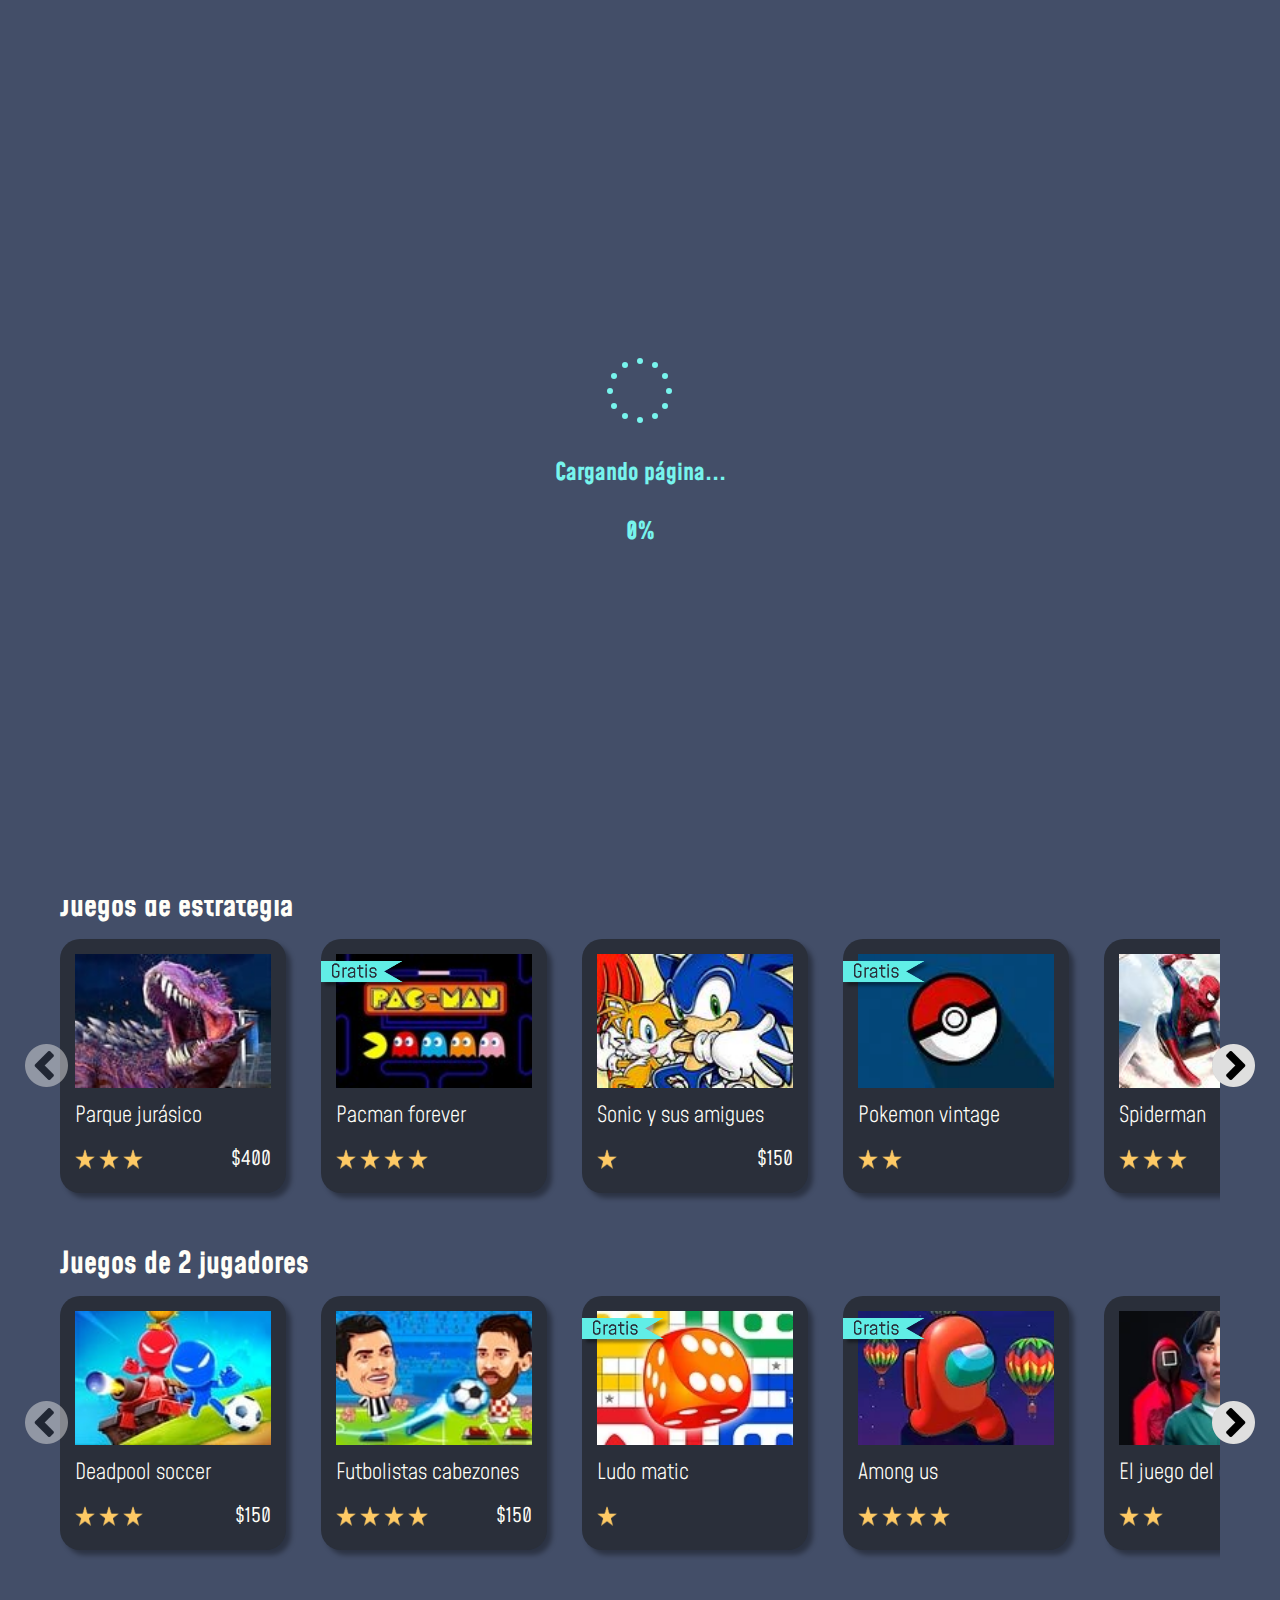
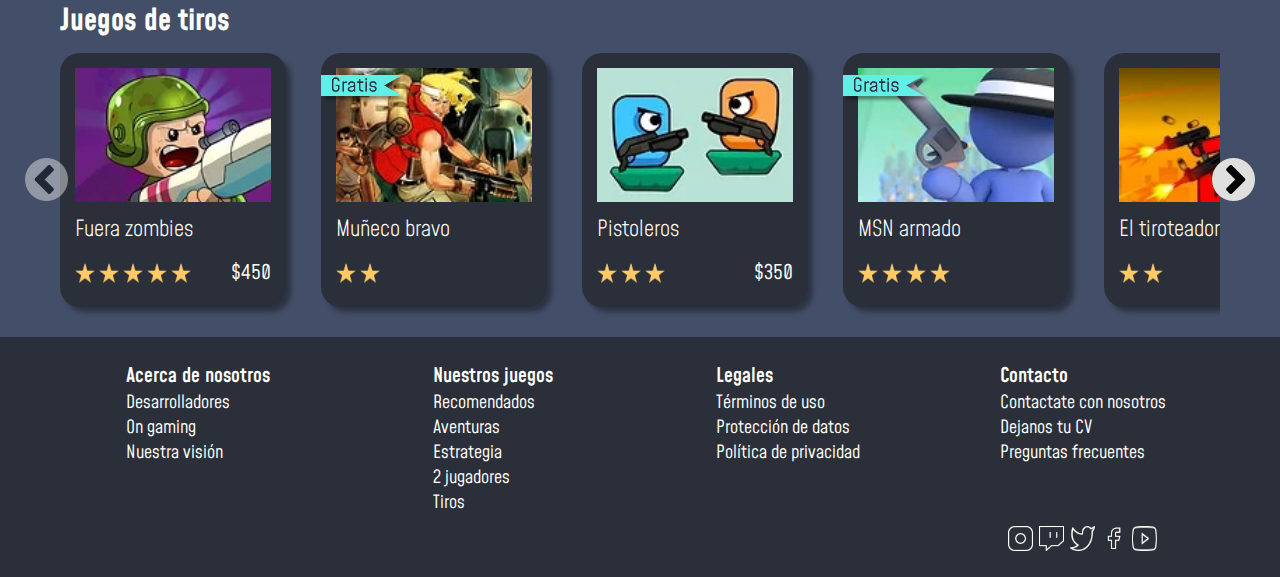
<file: Entregable4/index.html>
<!DOCTYPE html>
<html lang="en">

<head>
    <meta charset="UTF-8">
    <meta http-equiv="X-UA-Compatible" content="IE=edge">
    <meta name="viewport" content="width=device-width, initial-scale=1.0">
    <link href="https://fonts.googleapis.com/css2?family=Mohave:wght@400;600;700&family=Monofett&display=swap"
        rel="stylesheet">
    <link rel="preconnect" href="https://fonts.googleapis.com">
    <link rel="preconnect" href="https://fonts.gstatic.com" crossorigin>
    <link rel="stylesheet" href="css/style.css">
    <link rel="stylesheet" href="css/styleHome.css">
    <title>OnGaming</title>
</head>

<body>
    <div class="inicio">
        <div class="lds-default"><div></div><div></div><div></div><div></div><div></div><div></div><div></div><div></div><div></div><div></div><div></div><div></div></div>
        <h2>Cargando página...</h2>
        <h2 > <span id="porcentaje">0</span>%</h2>
    </div>
    <div id="overlay" class="overlay ocultar"></div>
    <header id="header" class="header">
        <div>
            <a href="index.html"><img src="img/logo.png" alt="Logo" class="logo"></a>
            <a href="index.html"><h1 class="texto-header">On Gaming</h1></a>
        </div>
        <div>
            <div class="redes">
               <img src="img/redes1.png" alt="icono instagram" class="icono-redes">
               <img src="img/redes2.png" alt="icono twitch" class="icono-redes">
               <img src="img/redes3.png" alt="icono twitter" class="icono-redes">
               <img src="img/redes4.png" alt="icono facebook" class="icono-redes">
               <img src="img/redes5.png" alt="icono youtube" class="icono-redes">
            </div>
            <div class="hamburguesa menu" id="btn-hamburguesa">
                <span class="capas-hamburguesa capa-1 " ></span>
                <span class="capas-hamburguesa capa-2 "></span>
                <span class="capas-hamburguesa capa-3"></span>
            </div>
            <ul id="menu-hamburguesa" class="ocultar">
                <li class="animated-button">Redes</li>
                <li class="animated-button">Mis datos</li>
                <li class="animated-button">Cargar saldo</li>
                <li class="animated-button">Historial</li>
                <li class="animated-button">Mis compras</li>
                <li class="animated-button">FAQS</li>
                <li class="animated-button">Log out</li>
            </ul>
        </div>
    </header>
    <div class="nav" id="categorias">Categorías</div>
    <ul class="ocultar" id="lista-categorias">
        <li>Recomendados</li>
        <li>Aventura</li>
        <li>Estrategia</li>
        <li>2 Personas</li>
        <li>Tiros</li>
        <li class="btn-hero"><a href="hero.html"> <span> Hero</span> </a></li>
    </ul>
    <div class="categorias">
        <h3 id="recomendados">Recomendados para ti</h3>
        <ul class="carrusel">
            <img src="img/flecha.png" alt="flecha" class="flecha-ant">
            <li class="card">
                <img src="img/tag-gratis.png" alt="tag-gratis" class="tag-gratis">
                <img class="img-juego" src="img/1.jpg" alt="imagen-juego">
                <div class="contenedor-info">
                    <h4>Dragones en línea</h4>
                    <div class="estrellas">
                        <img src="img/estrella.png" alt="estrella" class="estrella">
                        <img src="img/estrella.png" alt="estrella" class="estrella">
                        <img src="img/estrella.png" alt="estrella" class="estrella">
                        <img src="img/estrella.png" alt="estrella" class="estrella">
                        <img src="img/estrella.png" alt="estrella" class="estrella">
                    </div>
                </div>
                <div class="contenedor-btn-card"><button class="ocultar btn-card" id="cuatroEnLineas"> <span>
                            Jugar</button></span></div>
            </li>
            <li class="card">
                <img class="img-juego" src="img/2.jpg" alt="imagen-juego">
                <div class="contenedor-info">
                    <h4>Fall guys</h4>
                    <div class="estrellas">
                        <img src="img/estrella.png" alt="estrella" class="estrella">
                        <img src="img/estrella.png" alt="estrella" class="estrella">
                        <img src="img/estrella.png" alt="estrella" class="estrella">
                    </div>
                    <p class="precio">$150</p>
                </div>
                <div class="contenedor-btn-card"><button class="ocultar btn-card"><span> Comprar</button></span></div>
            </li>
            <li class="card">
                <img class="img-juego" src="img/3.jpg" alt="imagen-juego">
                <div class="contenedor-info">
                    <h4>Super Mario</h4>
                    <div class="estrellas">
                        <img src="img/estrella.png" alt="estrella" class="estrella">
                        <img src="img/estrella.png" alt="estrella" class="estrella">
                        <img src="img/estrella.png" alt="estrella" class="estrella">
                        <img src="img/estrella.png" alt="estrella" class="estrella">
                    </div>
                    <p class="precio">$350</p>
                </div>
                <div class="contenedor-btn-card"><button class="ocultar btn-card"> <span> Comprar</button></span></div>
            </li>
            <li class="card">
                <img src="img/tag-gratis.png" alt="tag-gratis" class="tag-gratis">
                <img class="img-juego" src="img/4.jpg" alt="imagen-juego">
                <div class="contenedor-info">
                    <h4>Donkey Kong</h4>
                    <div class="estrellas">
                        <img src="img/estrella.png" alt="estrella" class="estrella">
                        <img src="img/estrella.png" alt="estrella" class="estrella">
                        <img src="img/estrella.png" alt="estrella" class="estrella">
                    </div>
                </div>
                <div class="contenedor-btn-card"><button class="ocultar btn-card"> <span>Jugar</button></span></div>
            </li>
            <li class="card">
                <img src="img/tag-gratis.png" alt="tag-gratis" class="tag-gratis">
                <img class="img-juego" src="img/5.jpg" alt="imagen-juego">
                <div class="contenedor-info">
                    <h4>Araña solitaria</h4>
                    <div class="estrellas">
                        <img src="img/estrella.png" alt="estrella" class="estrella">
                    </div>
                </div>
                <div class="contenedor-btn-card"><button class="ocultar btn-card"> <span>Jugar</button></span></div>
            </li>
            <li class="card">
                <img class="img-juego" src="img/6.jpg" alt="imagen-juego">
                <div class="contenedor-info">
                    <h4>Naruto</h4>
                    <div class="estrellas">
                        <img src="img/estrella.png" alt="estrella" class="estrella">
                        <img src="img/estrella.png" alt="estrella" class="estrella">
                        <img src="img/estrella.png" alt="estrella" class="estrella">
                        <img src="img/estrella.png" alt="estrella" class="estrella">
                    </div>
                    <p class="precio">$200</p>
                </div>
                <div class="contenedor-btn-card"><button class="ocultar btn-card"> <span>Comprar</button></span></div>
            </li>
            <li class="card">
                <img class="img-juego" src="img/7.jpg" alt="imagen-juego">
                <div class="contenedor-info">
                    <h4>Pájaros enojados</h4>
                    <div class="estrellas">
                        <img src="img/estrella.png" alt="estrella" class="estrella">
                    </div>
                    <p class="precio">$100</p>
                </div>
                <div class="contenedor-btn-card"><button class="ocultar btn-card"> <span>Comprar</button></span></div>
            </li>
            <li class="card">
                <img class="img-juego" src="img/8.jpg" alt="imagen-juego">
                <div class="contenedor-info">
                    <h4>El rubio y el otro</h4>
                    <div class="estrellas">
                        <img src="img/estrella.png" alt="estrella" class="estrella">
                        <img src="img/estrella.png" alt="estrella" class="estrella">
                        <img src="img/estrella.png" alt="estrella" class="estrella">
                        <img src="img/estrella.png" alt="estrella" class="estrella">
                    </div>
                    <p class="precio">$150</p>
                </div>
                <div class="contenedor-btn-card"><button class="ocultar btn-card"> <span>Comprar</button></span></div>
            </li>
            <li class="card">
                <img src="img/tag-gratis.png" alt="tag-gratis" class="tag-gratis">
                <img class="img-juego" src="img/9.jpg" alt="imagen-juego">
                <div class="contenedor-info">
                    <h4>Mahjong 4</h4>
                    <div class="estrellas">
                        <img src="img/estrella.png" alt="estrella" class="estrella">
                        <img src="img/estrella.png" alt="estrella" class="estrella">
                        <img src="img/estrella.png" alt="estrella" class="estrella">
                        <img src="img/estrella.png" alt="estrella" class="estrella">
                    </div>
                </div>
                <div class="contenedor-btn-card"><button class="ocultar btn-card"> <span>Jugar</button></span></div>
            </li>
            <li class="card">
                <img src="img/tag-gratis.png" alt="tag-gratis" class="tag-gratis">
                <img class="img-juego" src="img/10.jpg" alt="imagen-juego">
                <div class="contenedor-info">
                    <h4>Emojis para dibujar</h4>
                    <div class="estrellas">
                        <img src="img/estrella.png" alt="estrella" class="estrella">
                    </div>
                </div>
                <div class="contenedor-btn-card"><button class="ocultar btn-card"> <span>Jugar</button></span></div>
            </li>
            <img src="img/flecha.png" alt="flecha" class="flecha-sig">
        </ul>
    </div>
    <div class="categorias">
        <h3 id="aventuras">Juegos de aventuras</h3>
        <ul class="carrusel">
            <img src="img/flecha.png" alt="flecha" class="flecha-ant">
            <li class="card">
                <img src="img/tag-gratis.png" alt="tag-gratis" class="tag-gratis">
                <img class="img-juego" src="img/11.jpg" alt="imagen-juego">
                <div class="contenedor-info">
                    <h4>Bob esponja</h4>
                    <div class="estrellas">
                        <img src="img/estrella.png" alt="estrella" class="estrella">
                        <img src="img/estrella.png" alt="estrella" class="estrella">
                    </div>
                </div>
                <div class="contenedor-btn-card"><button class="ocultar btn-card"><span>Jugar</span></button></div>
            </li>
            <li class="card">
                <img src="img/tag-gratis.png" alt="tag-gratis" class="tag-gratis">
                <img class="img-juego" src="img/12.jpg" alt="imagen-juego">
                <div class="contenedor-info">
                    <h4>Mario y sus amigos</h4>
                    <div class="estrellas">
                        <img src="img/estrella.png" alt="estrella" class="estrella">
                        <img src="img/estrella.png" alt="estrella" class="estrella">
                        <img src="img/estrella.png" alt="estrella" class="estrella">
                        <img src="img/estrella.png" alt="estrella" class="estrella">
                    </div>
                </div>
                <div class="contenedor-btn-card"><button class="ocultar btn-card"><span>Jugar</span></button></div>
            </li>
            <li class="card">
                <img class="img-juego" src="img/13.jpg" alt="imagen-juego">
                <div class="contenedor-info">
                    <h4>La pelota roja feliz</h4>
                    <div class="estrellas">
                        <img src="img/estrella.png" alt="estrella" class="estrella">
                        <img src="img/estrella.png" alt="estrella" class="estrella">
                        <img src="img/estrella.png" alt="estrella" class="estrella">
                    </div>
                    <p class="precio">$250</p>
                </div>
                <div class="contenedor-btn-card"><button class="ocultar btn-card"><span>Comprar</span></button></div>
            </li>
            <li class="card">
                <img class="img-juego" src="img/14.jpg" alt="imagen-juego">
                <div class="contenedor-info">
                    <h4>Aventuras en la selva</h4>
                    <div class="estrellas">
                        <img src="img/estrella.png" alt="estrella" class="estrella">
                        <img src="img/estrella.png" alt="estrella" class="estrella">
                    </div>
                    <p class="precio">$150</p>
                </div>
                <div class="contenedor-btn-card"><button class="ocultar btn-card"><span>Comprar</span></button></div>
            </li>
            <li class="card">
                <img class="img-juego" src="img/15.jpg" alt="imagen-juego">
                <div class="contenedor-info">
                    <h4>Animalos</h4>
                    <div class="estrellas">
                        <img src="img/estrella.png" alt="estrella" class="estrella">
                    </div>
                    <p class="precio">$100</p>
                </div>
                <div class="contenedor-btn-card"><button class="ocultar btn-card"><span>Comprar</span></button></div>
            </li>
            <li class="card">
                <img class="img-juego" src="img/16.jpg" alt="imagen-juego">
                <div class="contenedor-info">
                    <h4>Baby shark</h4>
                    <div class="estrellas">
                        <img src="img/estrella.png" alt="estrella" class="estrella">
                        <img src="img/estrella.png" alt="estrella" class="estrella">
                        <img src="img/estrella.png" alt="estrella" class="estrella">
                        <img src="img/estrella.png" alt="estrella" class="estrella">
                        <img src="img/estrella.png" alt="estrella" class="estrella">
                    </div>
                    <p class="precio">$200</p>
                </div>
                <div class="contenedor-btn-card"><button class="ocultar btn-card"><span>Comprar</span></button></div>
            </li>
            <li class="card">
                <img class="img-juego" src="img/17.jpg" alt="imagen-juego">
                <div class="contenedor-info">
                    <h4>Cuidemos el mundo</h4>
                    <div class="estrellas">
                        <img src="img/estrella.png" alt="estrella" class="estrella">
                    </div>
                    <p class="precio">$80</p>
                </div>
                <div class="contenedor-btn-card"><button class="ocultar btn-card"><span>Comprar</span></button></div>
            </li>
            <li class="card">
                <img src="img/tag-gratis.png" alt="tag-gratis" class="tag-gratis">
                <img class="img-juego" src="img/18.jpg" alt="imagen-juego">
                <div class="contenedor-info">
                    <h4>Los autos locos</h4>
                    <div class="estrellas">
                        <img src="img/estrella.png" alt="estrella" class="estrella">
                        <img src="img/estrella.png" alt="estrella" class="estrella">
                        <img src="img/estrella.png" alt="estrella" class="estrella">
                        <img src="img/estrella.png" alt="estrella" class="estrella">
                    </div>
                </div>
                <div class="contenedor-btn-card"><button class="ocultar btn-card"><span>Jugar</span></button></div>
            </li>
            <li class="card">
                <img src="img/tag-gratis.png" alt="tag-gratis" class="tag-gratis">
                <img class="img-juego" src="img/19.jpg" alt="imagen-juego">
                <div class="contenedor-info">
                    <h4>El conejo pistero</h4>
                    <div class="estrellas">
                        <img src="img/estrella.png" alt="estrella" class="estrella">
                        <img src="img/estrella.png" alt="estrella" class="estrella">
                    </div>
                </div>
                <div class="contenedor-btn-card"><button class="ocultar btn-card"><span>Jugar</span></button></div>
            </li>
            <li class="card">
                <img src="img/tag-gratis.png" alt="tag-gratis" class="tag-gratis">
                <img class="img-juego" src="img/20.jpg" alt="imagen-juego">
                <div class="contenedor-info">
                    <h4>Buzz lightyear</h4>
                    <div class="estrellas">
                        <img src="img/estrella.png" alt="estrella" class="estrella">
                        <img src="img/estrella.png" alt="estrella" class="estrella">
                    </div>
                </div>
                <div class="contenedor-btn-card"><button class="ocultar btn-card"><span>Jugar</span></button></div>
            </li>
            <img src="img/flecha.png" alt="flecha" class="flecha-sig">
        </ul>
    </div>
    <div class="categorias">
        <h3 id="estrategia">Juegos de estrategia</h3>
        <ul class="carrusel">
            <img src="img/flecha.png" alt="flecha" class="flecha-ant">
            <li class="card">
                <img class="img-juego" src="img/21.jpg" alt="imagen-juego">
                <div class="contenedor-info">
                    <h4>Parque jurásico</h4>
                    <div class="estrellas">
                        <img src="img/estrella.png" alt="estrella" class="estrella">
                        <img src="img/estrella.png" alt="estrella" class="estrella">
                        <img src="img/estrella.png" alt="estrella" class="estrella">
                    </div>
                    <p class="precio">$400</p>
                </div>
                <div class="contenedor-btn-card"><button class="ocultar btn-card"><span>Comprar</span></button></div>
            </li>
            <li class="card">
                <img src="img/tag-gratis.png" alt="tag-gratis" class="tag-gratis">
                <img class="img-juego" src="img/22.jpg" alt="imagen-juego">
                <div class="contenedor-info">
                    <h4>Pacman forever</h4>
                    <div class="estrellas">
                        <img src="img/estrella.png" alt="estrella" class="estrella">
                        <img src="img/estrella.png" alt="estrella" class="estrella">
                        <img src="img/estrella.png" alt="estrella" class="estrella">
                        <img src="img/estrella.png" alt="estrella" class="estrella">
                    </div>
                </div>
                <div class="contenedor-btn-card"><button class="ocultar btn-card"><span>Jugar</span></button></div>
            </li>
            <li class="card">
                <img class="img-juego" src="img/23.jpg" alt="imagen-juego">
                <div class="contenedor-info">
                    <h4>Sonic y sus amigues</h4>
                    <div class="estrellas">
                        <img src="img/estrella.png" alt="estrella" class="estrella">
                    </div>
                    <p class="precio">$150</p>
                </div>
                <div class="contenedor-btn-card"><button class="ocultar btn-card"><span>Comprar</span></button></div>
            </li>
            <li class="card">
                <img src="img/tag-gratis.png" alt="tag-gratis" class="tag-gratis">
                <img class="img-juego" src="img/24.jpg" alt="imagen-juego">
                <div class="contenedor-info">
                    <h4>Pokemon vintage</h4>
                    <div class="estrellas">
                        <img src="img/estrella.png" alt="estrella" class="estrella">
                        <img src="img/estrella.png" alt="estrella" class="estrella">
                    </div>
                </div>
                <div class="contenedor-btn-card"><button class="ocultar btn-card"><span>Jugar</span></button></div>
            </li>
            <li class="card">
                <img class="img-juego" src="img/25.jpg" alt="imagen-juego">
                <div class="contenedor-info">
                    <h4>Spiderman</h4>
                    <div class="estrellas">
                        <img src="img/estrella.png" alt="estrella" class="estrella">
                        <img src="img/estrella.png" alt="estrella" class="estrella">
                        <img src="img/estrella.png" alt="estrella" class="estrella">
                    </div>
                    <p class="precio">$200</p>
                </div>
                <div class="contenedor-btn-card"><button class="ocultar btn-card"><span>Comprar</span></button></div>
            </li>
            <li class="card">
                <img src="img/tag-gratis.png" alt="tag-gratis" class="tag-gratis">
                <img class="img-juego" src="img/26.jpg" alt="imagen-juego">
                <div class="contenedor-info">
                    <h4>Mini superhéroes</h4>
                    <div class="estrellas">
                        <img src="img/estrella.png" alt="estrella" class="estrella">
                        <img src="img/estrella.png" alt="estrella" class="estrella">
                    </div>
                </div>
                <div class="contenedor-btn-card"><button class="ocultar btn-card"><span>Jugar</span></button></div>
            </li>
            <li class="card">
                <img src="img/tag-gratis.png" alt="tag-gratis" class="tag-gratis">
                <img class="img-juego" src="img/27.jpg" alt="imagen-juego">
                <div class="contenedor-info">
                    <h4>Peppa pig</h4>
                    <div class="estrellas">
                        <img src="img/estrella.png" alt="estrella" class="estrella">
                        <img src="img/estrella.png" alt="estrella" class="estrella">
                        <img src="img/estrella.png" alt="estrella" class="estrella">
                        <img src="img/estrella.png" alt="estrella" class="estrella">
                        <img src="img/estrella.png" alt="estrella" class="estrella">
                    </div>
                </div>
                <div class="contenedor-btn-card"><button class="ocultar btn-card"><span>Jugar</span></button></div>
            </li>
            <li class="card">
                <img class="img-juego" src="img/28.jpg" alt="imagen-juego">
                <div class="contenedor-info">
                    <h4>Pequeño pony</h4>
                    <div class="estrellas">
                        <img src="img/estrella.png" alt="estrella" class="estrella">
                        <img src="img/estrella.png" alt="estrella" class="estrella">
                        <img src="img/estrella.png" alt="estrella" class="estrella">
                    </div>
                    <p class="precio">$150</p>
                </div>
                <div class="contenedor-btn-card"><button class="ocultar btn-card"><span>Comprar</span></button></div>
            </li>
            <li class="card">
                <img src="img/tag-gratis.png" alt="tag-gratis" class="tag-gratis">
                <img class="img-juego" src="img/29.jpg" alt="imagen-juego">
                <div class="contenedor-info">
                    <h4>Simon dice</h4>
                    <div class="estrellas">
                        <img src="img/estrella.png" alt="estrella" class="estrella">
                        <img src="img/estrella.png" alt="estrella" class="estrella">
                        <img src="img/estrella.png" alt="estrella" class="estrella">
                        <img src="img/estrella.png" alt="estrella" class="estrella">
                    </div>
                </div>
                <div class="contenedor-btn-card"><button class="ocultar btn-card"><span>Jugar</span></button></div>
            </li>
            <li class="card">
                <img src="img/tag-gratis.png" alt="tag-gratis" class="tag-gratis">
                <img class="img-juego" src="img/30.jpg" alt="imagen-juego">
                <div class="contenedor-info">
                    <h4>Ejercita tu cerebro</h4>
                    <div class="estrellas">
                        <img src="img/estrella.png" alt="estrella" class="estrella">
                        <img src="img/estrella.png" alt="estrella" class="estrella">
                    </div>
                </div>
                <div class="contenedor-btn-card"><button class="ocultar btn-card"><span>Jugar</span></button></div>
            </li>
            <img src="img/flecha.png" alt="flecha" class="flecha-sig">
        </ul>
    </div>
    <div class="categorias">
        <h3 id="dosJugadores">Juegos de 2 jugadores</h3>
        <ul class="carrusel">
            <img src="img/flecha.png" alt="flecha" class="flecha-ant">
            <li class="card">
                <img class="img-juego" src="img/31.jpg" alt="imagen-juego">
                <div class="contenedor-info">
                    <h4>Deadpool soccer</h4>
                    <div class="estrellas">
                        <img src="img/estrella.png" alt="estrella" class="estrella">
                        <img src="img/estrella.png" alt="estrella" class="estrella">
                        <img src="img/estrella.png" alt="estrella" class="estrella">
                    </div>
                    <p class="precio">$150</p>
                </div>
                <div class="contenedor-btn-card"><button class="ocultar btn-card"><span>Comprar</span></button></div>
            </li>
            <li class="card">
                <img class="img-juego" src="img/32.jpg" alt="imagen-juego">
                <div class="contenedor-info">
                    <h4>Futbolistas cabezones</h4>
                    <div class="estrellas">
                        <img src="img/estrella.png" alt="estrella" class="estrella">
                        <img src="img/estrella.png" alt="estrella" class="estrella">
                        <img src="img/estrella.png" alt="estrella" class="estrella">
                        <img src="img/estrella.png" alt="estrella" class="estrella">
                    </div>
                    <p class="precio">$150</p>
                </div>
                <div class="contenedor-btn-card"><button class="ocultar btn-card"><span>Comprar</span></button></div>
            </li>
            <li class="card">
                <img src="img/tag-gratis.png" alt="tag-gratis" class="tag-gratis">
                <img class="img-juego" src="img/33.jpg" alt="imagen-juego">
                <div class="contenedor-info">
                    <h4>Ludo matic</h4>
                    <div class="estrellas">
                        <img src="img/estrella.png" alt="estrella" class="estrella">
                    </div>
                </div>
                <div class="contenedor-btn-card"><button class="ocultar btn-card"><span>Jugar</span></button></div>
            </li>
            <li class="card">
                <img src="img/tag-gratis.png" alt="tag-gratis" class="tag-gratis">
                <img class="img-juego" src="img/34.jpg" alt="imagen-juego">
                <div class="contenedor-info">
                    <h4>Among us</h4>
                    <div class="estrellas">
                        <img src="img/estrella.png" alt="estrella" class="estrella">
                        <img src="img/estrella.png" alt="estrella" class="estrella">
                        <img src="img/estrella.png" alt="estrella" class="estrella">
                        <img src="img/estrella.png" alt="estrella" class="estrella">
                    </div>
                </div>
                <div class="contenedor-btn-card"><button class="ocultar btn-card"><span>Jugar</span></button></div>
            </li>
            <li class="card">
                <img class="img-juego" src="img/35.jpg" alt="imagen-juego">
                <div class="contenedor-info">
                    <h4>El juego del calamar</h4>
                    <div class="estrellas">
                        <img src="img/estrella.png" alt="estrella" class="estrella">
                        <img src="img/estrella.png" alt="estrella" class="estrella">
                    </div>
                    <p class="precio">$150</p>
                </div>
                <div class="contenedor-btn-card"><button class="ocultar btn-card"><span>Comprar</span></button></div>
            </li>
            <li class="card">
                <img src="img/tag-gratis.png" alt="tag-gratis" class="tag-gratis">
                <img class="img-juego" src="img/36.jpg" alt="imagen-juego">
                <div class="contenedor-info">
                    <h4>Los tóxicos</h4>
                    <div class="estrellas">
                        <img src="img/estrella.png" alt="estrella" class="estrella">
                        <img src="img/estrella.png" alt="estrella" class="estrella">
                        <img src="img/estrella.png" alt="estrella" class="estrella">
                    </div>
                </div>
                <div class="contenedor-btn-card"><button class="ocultar btn-card"><span>Jugar</span></button></div>
            </li>
            <li class="card">
                <img class="img-juego" src="img/37.jpg" alt="imagen-juego">
                <div class="contenedor-info">
                    <h4>Pelota musical</h4>
                    <div class="estrellas">
                        <img src="img/estrella.png" alt="estrella" class="estrella">
                        <img src="img/estrella.png" alt="estrella" class="estrella">
                    </div>
                    <p class="precio">$100</p>
                </div>
                <div class="contenedor-btn-card"><button class="ocultar btn-card"><span>Comprar</span></button></div>
            </li>
            <li class="card">
                <img class="img-juego" src="img/38.jpg" alt="imagen-juego">
                <div class="contenedor-info">
                    <h4>Shrek V</h4>
                    <div class="estrellas">
                        <img src="img/estrella.png" alt="estrella" class="estrella">
                        <img src="img/estrella.png" alt="estrella" class="estrella">
                        <img src="img/estrella.png" alt="estrella" class="estrella">
                        <img src="img/estrella.png" alt="estrella" class="estrella">
                    </div>
                    <p class="precio">$150</p>
                </div>
                <div class="contenedor-btn-card"><button class="ocultar btn-card"><span>Comprar</span></button></div>
            </li>
            <li class="card">
                <img src="img/tag-gratis.png" alt="tag-gratis" class="tag-gratis">
                <img class="img-juego" src="img/39.jpg" alt="imagen-juego">
                <div class="contenedor-info">
                    <h4>El ahorcado</h4>
                    <div class="estrellas">
                        <img src="img/estrella.png" alt="estrella" class="estrella">
                        <img src="img/estrella.png" alt="estrella" class="estrella">
                    </div>
                </div>
                <div class="contenedor-btn-card"><button class="ocultar btn-card"><span>Jugar</span></button></div>
            </li>
            <li class="card">
                <img class="img-juego" src="img/40.jpg" alt="imagen-juego">
                <div class="contenedor-info">
                    <h4>Hombre-pulpo</h4>
                    <div class="estrellas">
                        <img src="img/estrella.png" alt="estrella" class="estrella">
                    </div>
                    <p class="precio">$150</p>
                </div>
                <div class="contenedor-btn-card"><button class="ocultar btn-card"><span>Comprar</span></button></div>
            </li>
            <img src="img/flecha.png" alt="flecha" class="flecha-sig">
        </ul>
    </div>
    <div class="categorias">
        <h3 id="tiros">Juegos de tiros</h3>
        <ul class="carrusel">
            <img src="img/flecha.png" alt="flecha" class="flecha-ant">
            <li class="card">
                <img class="img-juego" src="img/41.jpg" alt="imagen-juego">
                <div class="contenedor-info">
                    <h4>Fuera zombies</h4>
                    <div class="estrellas">
                        <img src="img/estrella.png" alt="estrella" class="estrella">
                        <img src="img/estrella.png" alt="estrella" class="estrella">
                        <img src="img/estrella.png" alt="estrella" class="estrella">
                        <img src="img/estrella.png" alt="estrella" class="estrella">
                        <img src="img/estrella.png" alt="estrella" class="estrella">
                    </div>
                    <p class="precio">$450</p>
                </div>
                <div class="contenedor-btn-card"><button class="ocultar btn-card"><span>Comprar</span></button></div>
            </li>
            <li class="card">
                <img src="img/tag-gratis.png" alt="tag-gratis" class="tag-gratis">
                <img class="img-juego" src="img/42.jpg" alt="imagen-juego">
                <div class="contenedor-info">
                    <h4>Muñeco bravo</h4>
                    <div class="estrellas">
                        <img src="img/estrella.png" alt="estrella" class="estrella">
                        <img src="img/estrella.png" alt="estrella" class="estrella">
                    </div>
                </div>
                <div class="contenedor-btn-card"><button class="ocultar btn-card"><span>Jugar</span></button></div>
            </li>
            <li class="card">
                <img class="img-juego" src="img/43.jpg" alt="imagen-juego">
                <div class="contenedor-info">
                    <h4>Pistoleros</h4>
                    <div class="estrellas">
                        <img src="img/estrella.png" alt="estrella" class="estrella">
                        <img src="img/estrella.png" alt="estrella" class="estrella">
                        <img src="img/estrella.png" alt="estrella" class="estrella">
                    </div>
                    <p class="precio">$350</p>
                </div>
                <div class="contenedor-btn-card"><button class="ocultar btn-card"><span>Comprar</span></button></div>
            </li>
            <li class="card">
                <img src="img/tag-gratis.png" alt="tag-gratis" class="tag-gratis">
                <img class="img-juego" src="img/44.jpg" alt="imagen-juego">
                <div class="contenedor-info">
                    <h4>MSN armado</h4>
                    <div class="estrellas">
                        <img src="img/estrella.png" alt="estrella" class="estrella">
                        <img src="img/estrella.png" alt="estrella" class="estrella">
                        <img src="img/estrella.png" alt="estrella" class="estrella">
                        <img src="img/estrella.png" alt="estrella" class="estrella">
                    </div>
                </div>
                <div class="contenedor-btn-card"><button class="ocultar btn-card"><span>Jugar</span></button></div>
            </li>
            <li class="card">
                <img class="img-juego" src="img/45.jpg" alt="imagen-juego">
                <div class="contenedor-info">
                    <h4>El tiroteador</h4>
                    <div class="estrellas">
                        <img src="img/estrella.png" alt="estrella" class="estrella">
                        <img src="img/estrella.png" alt="estrella" class="estrella">
                    </div>
                    <p class="precio">$200</p>
                </div>
                <div class="contenedor-btn-card"><button class="ocultar btn-card"><span>Comprar</span></button></div>
            </li>
            <li class="card">
                <img class="img-juego" src="img/46.jpg" alt="imagen-juego">
                <div class="contenedor-info">
                    <h4>Stormtroopers war</h4>
                    <div class="estrellas">
                        <img src="img/estrella.png" alt="estrella" class="estrella">
                        <img src="img/estrella.png" alt="estrella" class="estrella">
                        <img src="img/estrella.png" alt="estrella" class="estrella">
                        <img src="img/estrella.png" alt="estrella" class="estrella">
                    </div>
                    <p class="precio">$200</p>
                </div>
                <div class="contenedor-btn-card"><button class="ocultar btn-card"><span>Comprar</span></button></div>
            </li>
            <li class="card">
                <img class="img-juego" src="img/47.jpg" alt="imagen-juego">
                <div class="contenedor-info">
                    <h4>Tiros desde autos</h4>
                    <div class="estrellas">
                        <img src="img/estrella.png" alt="estrella" class="estrella">
                    </div>
                    <p class="precio">$100</p>
                </div>
                <div class="contenedor-btn-card"><button class="ocultar btn-card"><span>Comprar</span></button></div>
            </li>
            <li class="card">
                <img class="img-juego" src="img/48.jpg" alt="imagen-juego">
                <div class="contenedor-info">
                    <h4>El detective picante</h4>
                    <div class="estrellas">
                        <img src="img/estrella.png" alt="estrella" class="estrella">
                        <img src="img/estrella.png" alt="estrella" class="estrella">
                    </div>
                    <p class="precio">$150</p>
                </div>
                <div class="contenedor-btn-card"><button class="ocultar btn-card"><span>Comprar</span></button></div>
            </li>
            <li class="card">
                <img src="img/tag-gratis.png" alt="tag-gratis" class="tag-gratis">
                <img class="img-juego" src="img/49.jpg" alt="imagen-juego">
                <div class="contenedor-info">
                    <h4>El panda siniestro</h4>
                    <div class="estrellas">
                        <img src="img/estrella.png" alt="estrella" class="estrella">
                        <img src="img/estrella.png" alt="estrella" class="estrella">
                        <img src="img/estrella.png" alt="estrella" class="estrella">
                    </div>
                </div>
                <div class="contenedor-btn-card"><button class="ocultar btn-card"><span>Jugar</span></button></div>
            </li>
            <li class="card">
                <img src="img/tag-gratis.png" alt="tag-gratis" class="tag-gratis">
                <img class="img-juego" src="img/50.jpg" alt="imagen-juego">
                <div class="contenedor-info">
                    <h4>El zombie verde</h4>
                    <div class="estrellas">
                        <img src="img/estrella.png" alt="estrella" class="estrella">
                    </div>
                </div>
                <div class="contenedor-btn-card"><button class="ocultar btn-card"><span>Jugar</span></button></div>
            </li>
            <img src="img/flecha.png" alt="flecha" class="flecha-sig">
        </ul>
    </div>
    <footer class="footer">
        <div class="h2 grupoFooter">Acerca de nosotros
            <ul class="footer1 itemsFooter ocultar" id="footer1">
                <li class="h3">Desarrolladores</li>
                <li class="h3">On gaming</li>
                <li class="h3">Nuestra visión</li>
            </ul>
        </div>
        <div class="h2 grupoFooter">Nuestros juegos
            <ul class="footer2 itemsFooter ocultar" id="footer2">
                <li class="h3">Recomendados</li>
                <li class="h3">Aventuras</li>
                <li class="h3">Estrategia</li>
                <li class="h3">2 jugadores</li>
                <li class="h3">Tiros</li>
            </ul>
        </div>
        <div class="h2 grupoFooter">Legales
            <ul class="footer3 itemsFooter ocultar" id="footer3">
                <li class="h3">Términos de uso</li>
                <li class="h3">Protección de datos</li>
                <li class="h3">Política de privacidad</li>
            </ul>
        </div>
        <div class="h2 grupoFooter">Contacto
            <ul class="footer4 itemsFooter ocultar" id="footer4">
                <li class="h3">Contactate con nosotros</li>
                <li class="h3">Dejanos tu CV</li>
                <li class="h3">Preguntas frecuentes</li>
            </ul>
        </div>
        <div class="redes footer-redes">
            <img src="img/redes1.png" alt="icono instagram" class="icono-redes">
            <img src="img/redes2.png" alt="icono twitch" class="icono-redes">
            <img src="img/redes3.png" alt="icono twitter" class="icono-redes">
            <img src="img/redes4.png" alt="icono facebook" class="icono-redes">
            <img src="img/redes5.png" alt="icono youtube" class="icono-redes">
         </div>
    </footer>
    <script src="js/home.js"></script>
    <script src="js/menu.js"></script>
</body>
</html>
</file>
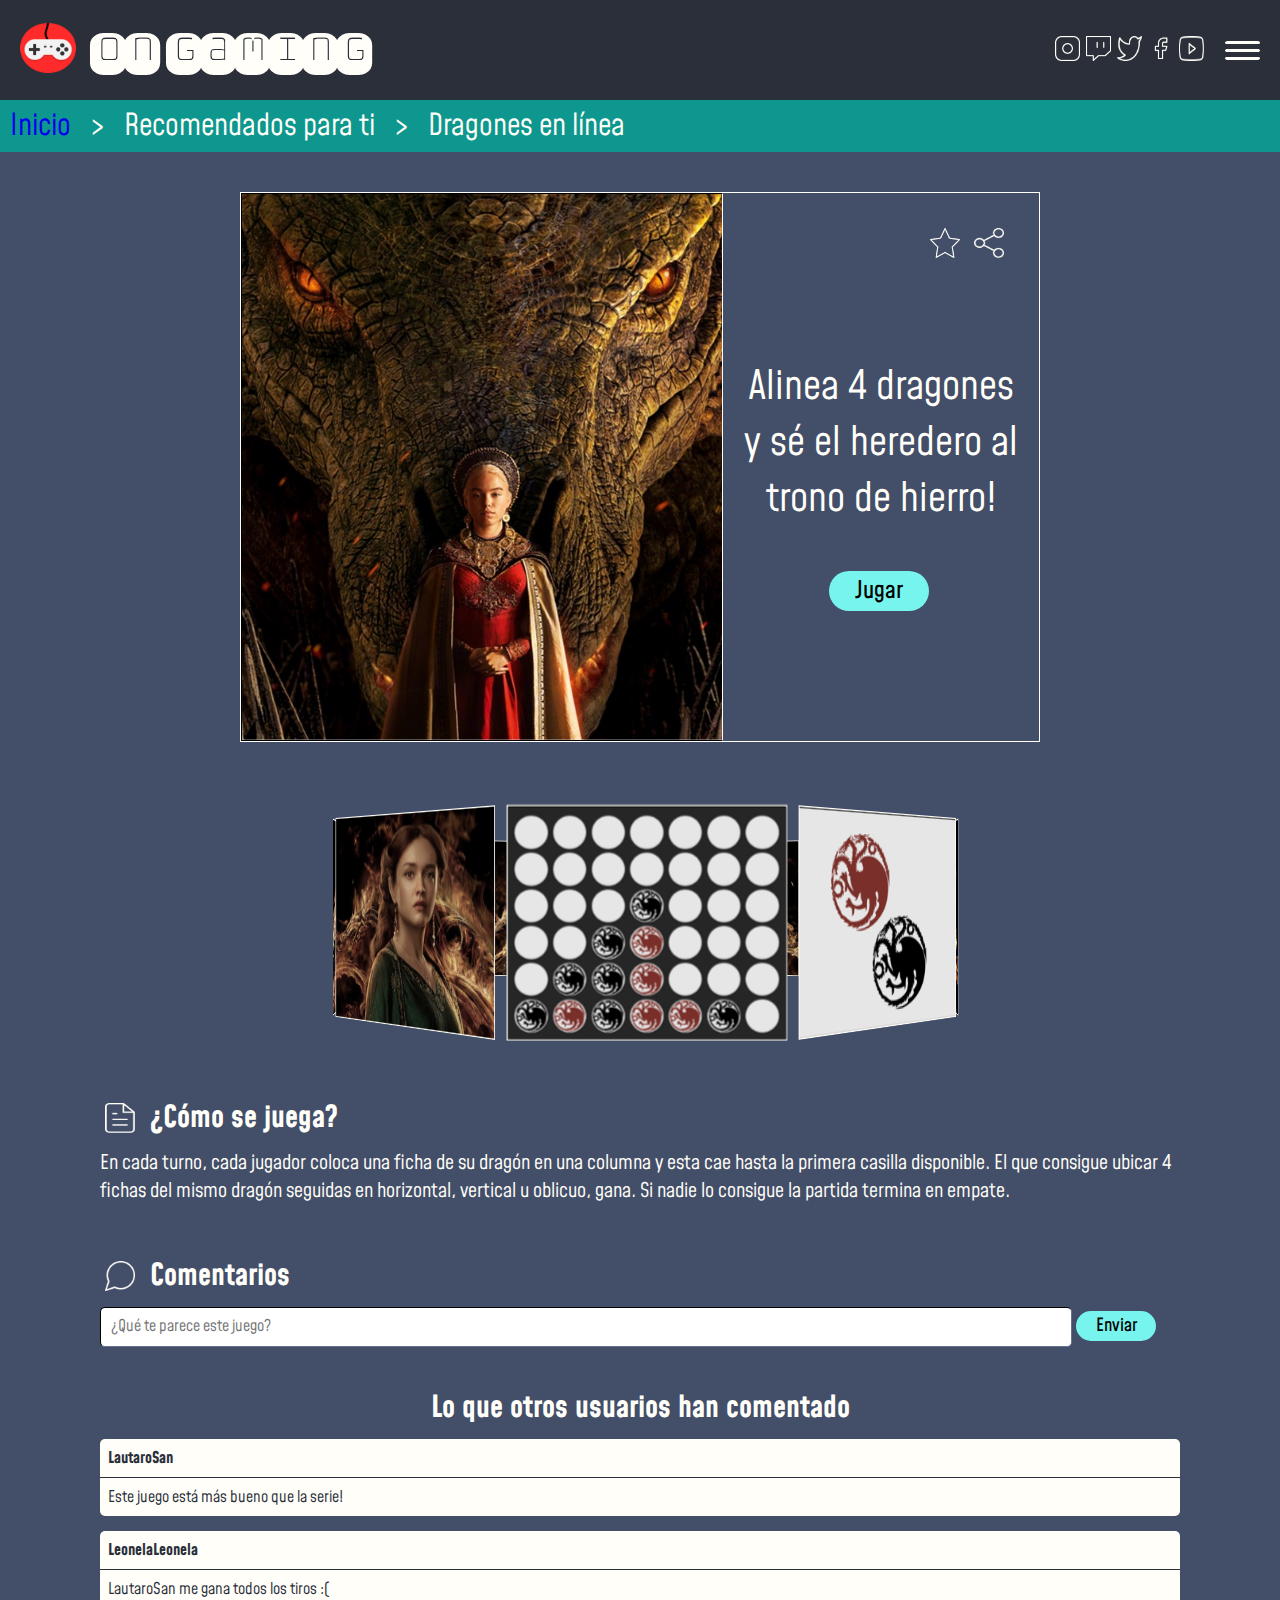
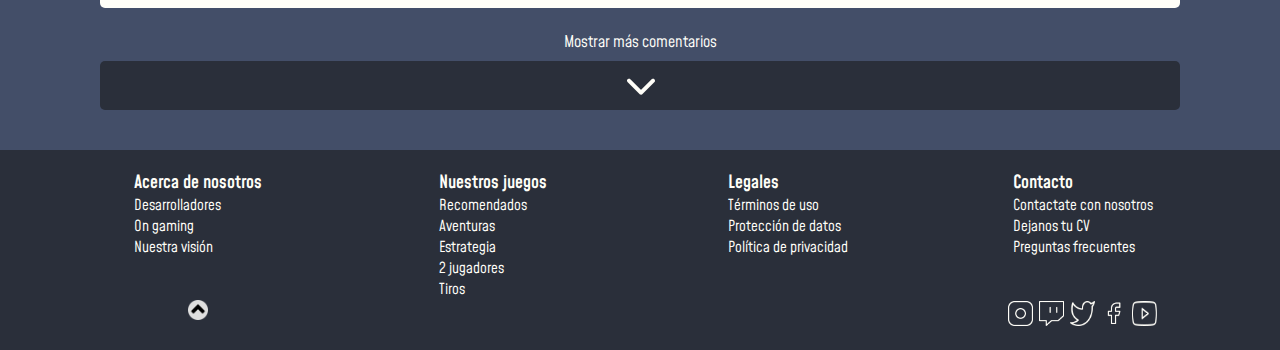
<file: Entregable2/dragones-en-linea.html>
<!DOCTYPE html>
<html lang="en">

<head>
    <meta charset="UTF-8">
    <meta http-equiv="X-UA-Compatible" content="IE=edge">
    <meta name="viewport" content="width=device-width, initial-scale=1.0">
    <link href="https://fonts.googleapis.com/css2?family=Mohave:wght@400;600;700&family=Monofett&display=swap"
        rel="stylesheet">
    <link rel="preconnect" href="https://fonts.googleapis.com">
    <link rel="preconnect" href="https://fonts.gstatic.com" crossorigin>
    <link rel="stylesheet" href="css/style.css">
    <link rel="stylesheet" href="css/styleDragones.css">
    <title>Dragones en línea</title>
</head>
<body>
    <div id="overlay" class="overlay ocultar"></div>
    <header id="header" class="header">
        <div>
            <a href="index.html"><img src="img/logo.png" alt="Logo" class="logo"></a>
            <a href="index.html">
                <h1 class="texto-header">On Gaming</h1>
            </a>
        </div>
        <div>
            <div class="redes">
                <img src="img/redes1.png" alt="icono instagram" class="icono-redes">
                <img src="img/redes2.png" alt="icono twitch" class="icono-redes">
                <img src="img/redes3.png" alt="icono twitter" class="icono-redes">
                <img src="img/redes4.png" alt="icono facebook" class="icono-redes">
                <img src="img/redes5.png" alt="icono youtube" class="icono-redes">
             </div>
            <img src="img/menu.png" id="btn-hamburguesa" class="menu"></img>
            <ul id="menu-hamburguesa" class="ocultar">
                <li class="animated-button">Redes</li>
                <li class="animated-button">Mis datos</li>
                <li class="animated-button">Cargar saldo</li>
                <li class="animated-button">Historial</li>
                <li class="animated-button">Mis compras</li>
                <li class="animated-button">FAQS</li>
                <li class="animated-button">Log out</li>
            </ul>
        </div>
    </header>
    <div class="nav ocultar" id="categorias">Categorías</div>
    <ul class="ocultar" id="lista-categorias">
        <a href="index.html">
            <li>Inicio</li>
        </a>
        <li>></li>
        <li>Recomendados para ti</li>
        <li>></li>
        <li>Dragones en línea</li>
    </ul>
    <div class="contenedor-juego">
        <img src="img/casadragon.jpg" alt="foto serie" class="img-juego">
        <div>
            <div class="iconos">
                <img src="img/icono-estrella.png" alt="icono estrella" class="icono">
                <img src="img/icono-compartir.png" alt="icono compartir" class="icono">
            </div>
            <p>Alinea 4 dragones y sé el heredero al trono de hierro!</p>
            <button class="btn-jugar">Jugar</button>
        </div>
    </div>
    <div class="div-center gallery">
        <div class="carousel">
            <figure><img src="img/galeria10.jpg" alt="imagen juego"></figure>
            <figure><img src="img/galeria11.jpg" alt="imagen juego"></figure>
            <figure><img src="img/galeria1.jpg" alt="imagen juego"></figure>
            <figure><img src="img/galeria2.jpg" alt="imagen juego"></figure>
            <figure><img src="img/galeria3.jpg" alt="imagen juego"></figure>
            <figure><img src="img/galeria4.jpg" alt="imagen juego"></figure>
            <figure><img src="img/galeria5.jpg" alt="imagen juego"></figure>
            <figure><img src="img/galeria6.jpg" alt="imagen juego"></figure>
            <figure><img src="img/galeria7.jpg" alt="imagen juego"></figure>
        </div>
    </div>
    <div class="instrucciones">
        <div>
            <img src="img/icono-instrucciones.png" alt="icono instrucciones" class="icono">
            <h3>¿Cómo se juega?</h3>
        </div>
        <p>En cada turno, cada jugador coloca una ficha de su dragón en una columna y esta cae hasta la primera casilla
            disponible. El que consigue ubicar 4 fichas del mismo dragón seguidas en horizontal, vertical u oblicuo,
            gana. Si nadie lo consigue la partida termina en empate.</p>
    </div>
    <div class="input-comentario">
        <div>
            <img src="img/icono-comentarios.png" alt="icono comentarios" class="icono">
            <h3>Comentarios</h3>
        </div>
        <input type="text" placeholder="¿Qué te parece este juego?">
        <button>Enviar</button>
    </div>
    <div class="comentarios">
        <h3>Lo que otros usuarios han comentado</h3>
        <div>
            <p>LautaroSan</p>
            <p>Este juego está más bueno que la serie!</p>
        </div>
        <div>
            <p>LeonelaLeonela</p>
            <p>LautaroSan me gana todos los tiros :( </p>
        </div>
        <p>Mostrar más comentarios</p>
        <div><img src="img/flecha-comentarios.png" alt="flecha"></div>
    </div>
    <footer class="footer">
        <ul class="footer1">
            <li class="h2">Acerca de nosotros</li>
            <li class="h3">Desarrolladores</li>
            <li class="h3">On gaming</li>
            <li class="h3">Nuestra visión</li>
        </ul>
        <ul class="footer2">
            <li class="h2">Nuestros juegos</li>
            <li class="h3">Recomendados</li>
            <li class="h3">Aventuras</li>
            <li class="h3">Estrategia</li>
            <li class="h3">2 jugadores</li>
            <li class="h3">Tiros</li>
        </ul>
        <ul class="footer3">
            <li class="h2">Legales</li>
            <li class="h3">Términos de uso</li>
            <li class="h3">Protección de datos</li>
            <li class="h3">Política de privacidad</li>
        </ul>
        <ul class="footer4">
            <li class="h2">Contacto</li>
            <li class="h3">Contactate con nosotros</li>
            <li class="h3">Dejanos tu CV</li>
            <li class="h3">Preguntas frecuentes</li>
        </ul>
        <a href="#header"><img src="img/flecha.png" alt="Flecha_arriba" class="flecha-arriba"></a>
        <div class="redes footer-redes">
            <img src="img/redes1.png" alt="icono instagram" class="icono-redes">
            <img src="img/redes2.png" alt="icono twitch" class="icono-redes">
            <img src="img/redes3.png" alt="icono twitter" class="icono-redes">
            <img src="img/redes4.png" alt="icono facebook" class="icono-redes">
            <img src="img/redes5.png" alt="icono youtube" class="icono-redes">
         </div>
    </footer>
    <script src="js/menu.js"></script>
</body>
</html>
</file>
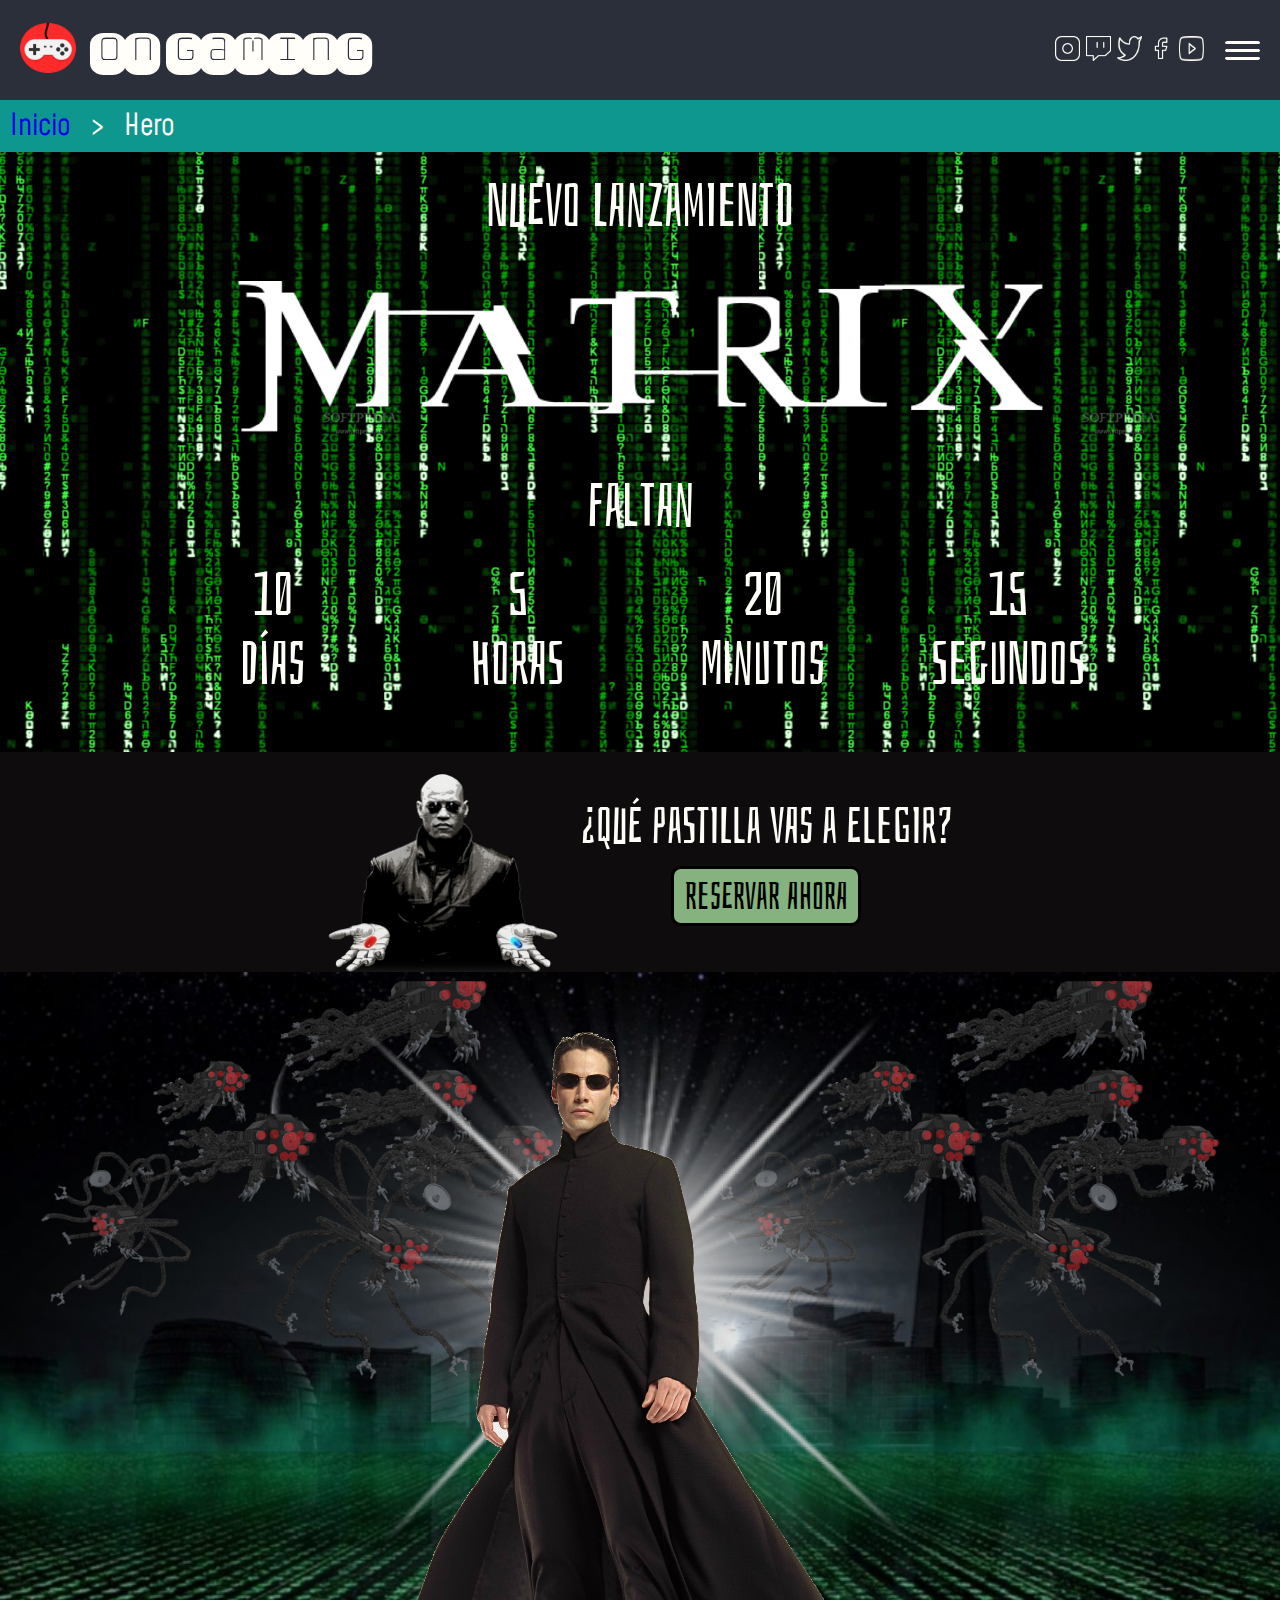
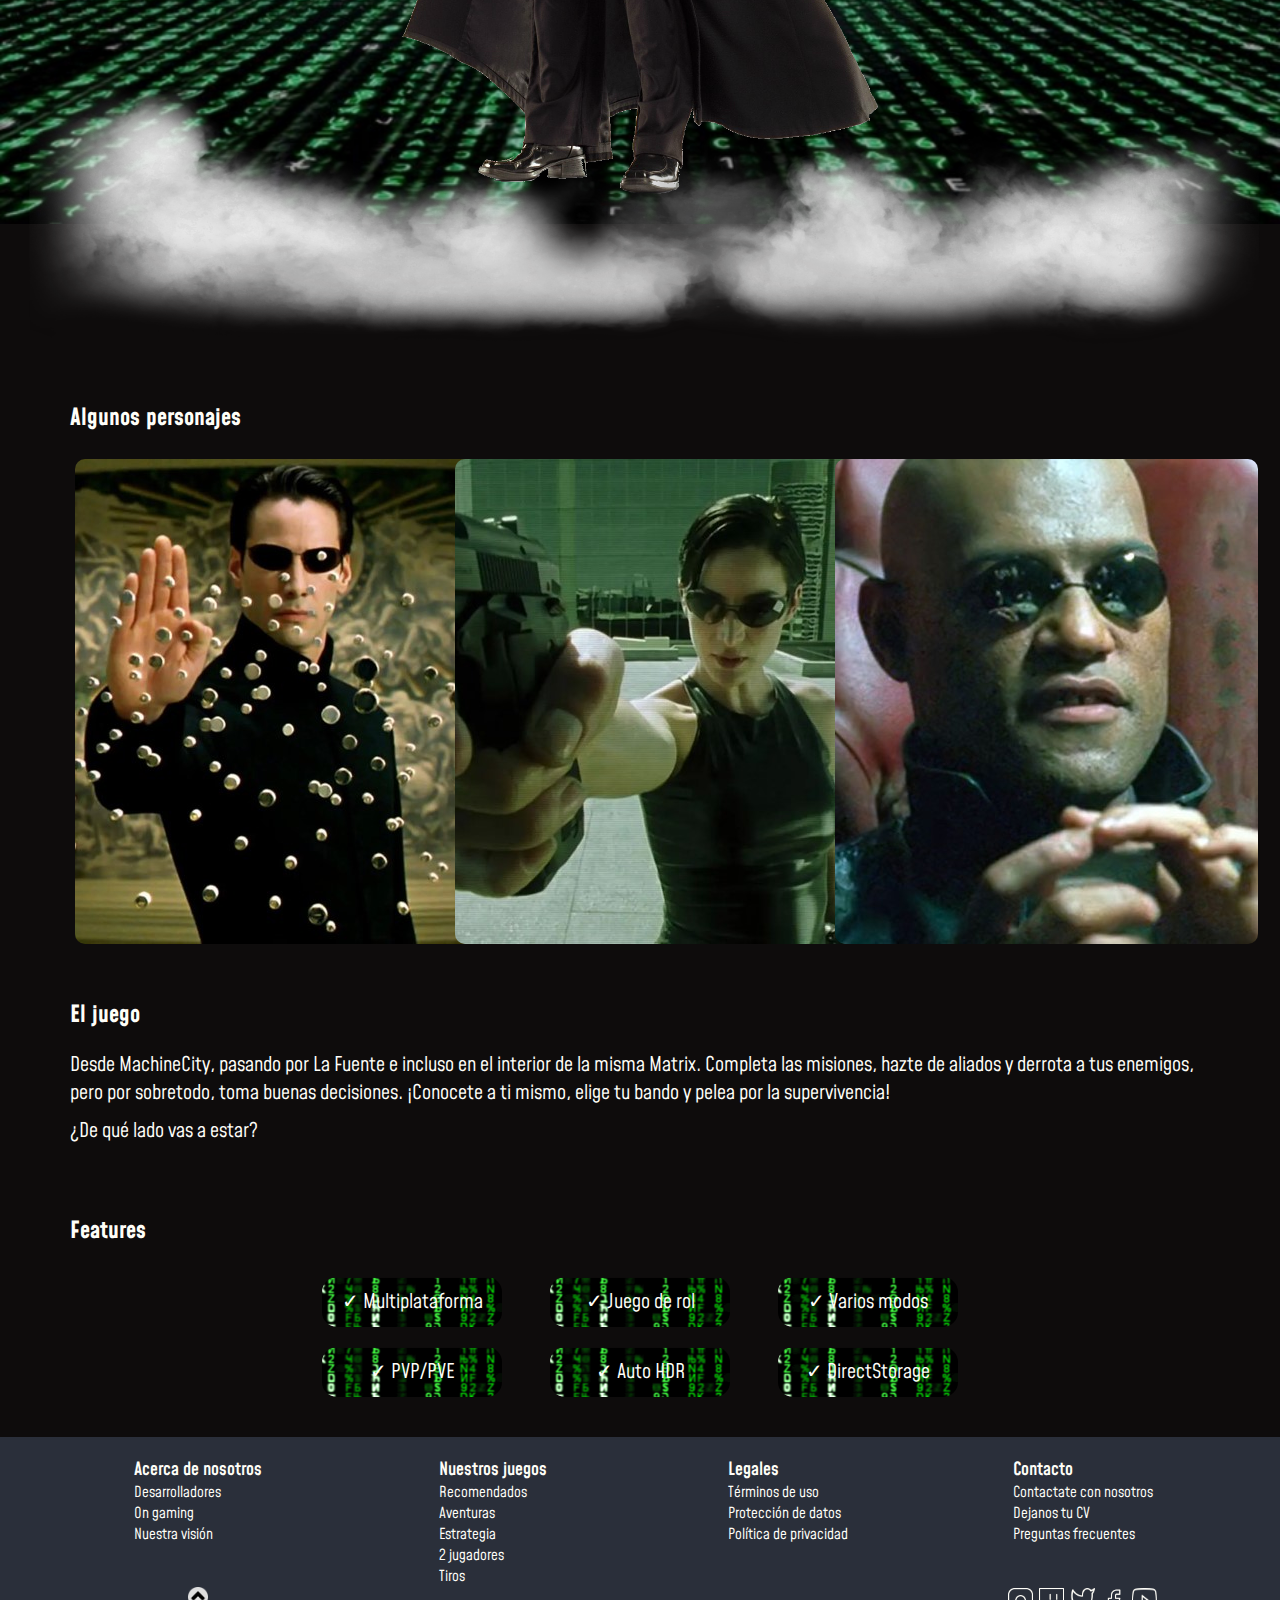
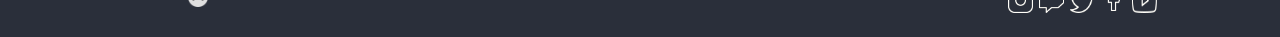
<file: Entregable2/hero.html>
<!DOCTYPE html>
<html lang="en">

<head>
    <meta charset="UTF-8">
    <meta http-equiv="X-UA-Compatible" content="IE=edge">
    <meta name="viewport" content="width=device-width, initial-scale=1.0">
    <link
        href="https://fonts.googleapis.com/css2?family=Bahiana&family=Mohave:wght@500;600;700&family=Monofett&display=swap"
        rel="stylesheet">
    <link rel="preconnect" href="https://fonts.googleapis.com">
    <link rel="preconnect" href="https://fonts.gstatic.com" crossorigin>
    <link rel="stylesheet" href="css/style.css">
    <link rel="stylesheet" href="css/styleHero.css">
    <title>Hero</title>
</head>

<body>

    <div id="overlay" class="overlay ocultar"></div>
    <header id="header" class="header">
        <div>
            <a href="index.html"><img src="img/logo.png" alt="Logo" class="logo"></a>
            <a href="index.html">
                <h1 class="texto-header">On Gaming</h1>
            </a>
        </div>
        <div>
            <div class="redes">
                <img src="img/redes1.png" alt="icono instagram" class="icono-redes">
                <img src="img/redes2.png" alt="icono twitch" class="icono-redes">
                <img src="img/redes3.png" alt="icono twitter" class="icono-redes">
                <img src="img/redes4.png" alt="icono facebook" class="icono-redes">
                <img src="img/redes5.png" alt="icono youtube" class="icono-redes">
            </div>
            <img src="img/menu.png" id="btn-hamburguesa" class="menu"></img>
            <ul id="menu-hamburguesa" class="ocultar">
                <li class="animated-button">Redes</li>
                <li class="animated-button">Mis datos</li>
                <li class="animated-button">Cargar saldo</li>
                <li class="animated-button">Historial</li>
                <li class="animated-button">Mis compras</li>
                <li class="animated-button">FAQS</li>
                <li class="animated-button">Log out</li>
            </ul>
        </div>
    </header>
    <div class="nav ocultar" id="categorias">Categorías</div>
    <ul class="ocultar" id="lista-categorias">
        <a href="index.html">
            <li>Inicio</li>
        </a>
        <li>></li>
        <li>Hero</li>
    </ul>

    <div class="info">
        <div>
            <p class="texto-hero">Nuevo lanzamiento</p>
        </div>
        <div><img src="img/texto-matrix.png" alt="Matrix" id="texto-matrix"></div>
        <div>
            <p>Faltan</p>
        </div>
        <div class="cuenta-regresiva">
            <p id="p1">10</p>
            <p id="p2">5</p>
            <p id="p3">20</p>
            <p id="p4">15</p>
            <p id="p5">Días</p>
            <p id="p6">Horas</p>
            <p id="p7">Minutos</p>
            <p id="p8">Segundos</p>
        </div>
    </div>

    <div class="call-to-action">
        <img src="img/morfeo-pastilla.png" alt="Morfeo">
        <div>
            <p>¿Qué pastilla vas a elegir?</p>
            <button>Reservar ahora</button>
        </div>
    </div>

    <div class="fondo-animado">
        <img src="img/fondo-para-animar.png" alt="Ciudad matrix">
        <img src="img/maquinas.png" alt="Maquinas matrix">
        <img src="img/luz.png" alt="Luz de fondo">
        <img src="img/neo.png" alt="Neo">
        <img src="img/niebla.png" alt="Niebla">
    </div>

    <div class="seccion">
        <h3>Algunos personajes</h3>
        <div class="personajes">
            <div class="personaje">
                <img src="img/neo-card.jpg" alt="Card de Neo" class="card">
                <div class="habilidades ocultar">
                    <p class="nombre">NEO</p>
                    <p>HABILIDADES</p>
                    <ul>
                        <li>Combate cuerpo a cuerpo</li>
                        <li>Manejo de armas</li>
                        <li>Frena balas con la mano</li>
                        <li>Vuelo</li>
                        <li>Velocidad aumentada</li>
                    </ul>
                </div>
            </div>
            <div class="personaje">
                <img src="img/trinity-card.jpg" alt="Card de Trinity" class="card">
                <div class="habilidades ocultar">
                    <p class="nombre">TRINITY</p>
                    <p>HABILIDADES</p>
                    <ul>
                        <li>Manejo de armas</li>
                        <li>Manejo de transportes</li>
                        <li>Escapista</li>
                        <li>Movimientos especiales</li>
                    </ul>
                </div>
            </div>
            <div class="personaje">
                <img src="img/morfeo-card.jpg" alt="Card de Morfeo" class="card">
                <div class="habilidades ocultar">
                    <p>MORFEO</p>
                    <p>HABILIDADES</p>
                    <ul>
                        <li>Inteligencia</li>
                        <li>Persuasión</li>
                        <li>Combate cuerpo a cuerpo</li>
                        <li>Energía aumentada</li>
                    </ul>
                </div>
            </div>
        </div>
    </div>

    <div class="descripcion seccion">
        <h3>El juego</h3>
        <p>Desde MachineCity, pasando por La Fuente e incluso en el interior de la misma Matrix. Completa las misiones,
            hazte de aliados y derrota a tus enemigos, pero por sobretodo, toma buenas decisiones.
            ¡Conocete a ti mismo, elige tu bando y pelea por la supervivencia!</p>
        <p>¿De qué lado vas a estar?</p>
    </div>

    <div class="features seccion">
        <h3>Features</h3>
        <div class="features-prueba">
            <p>✓ Multiplataforma</p>
            <p>✓ Juego de rol</p>
            <p>✓ Varios modos</p>
            <p>✓ PVP/PVE</p>
            <p>✓ Auto HDR</p>
            <p>✓ DirectStorage</p>
        </div>
    </div>

    <footer class="footer">
        <ul class="footer1">
            <li class="h2">Acerca de nosotros</li>
            <li class="h3">Desarrolladores</li>
            <li class="h3">On gaming</li>
            <li class="h3">Nuestra visión</li>
        </ul>
        <ul class="footer2">
            <li class="h2">Nuestros juegos</li>
            <li class="h3">Recomendados</li>
            <li class="h3">Aventuras</li>
            <li class="h3">Estrategia</li>
            <li class="h3">2 jugadores</li>
            <li class="h3">Tiros</li>
        </ul>
        <ul class="footer3">
            <li class="h2">Legales</li>
            <li class="h3">Términos de uso</li>
            <li class="h3">Protección de datos</li>
            <li class="h3">Política de privacidad</li>
        </ul>
        <ul class="footer4">
            <li class="h2">Contacto</li>
            <li class="h3">Contactate con nosotros</li>
            <li class="h3">Dejanos tu CV</li>
            <li class="h3">Preguntas frecuentes</li>
        </ul>
        <a href="#header"><img src="img/flecha.png" alt="Flecha_arriba" class="flecha-arriba"></a>
        <div class="redes footer-redes">
            <img src="img/redes1.png" alt="icono instagram" class="icono-redes">
            <img src="img/redes2.png" alt="icono twitch" class="icono-redes">
            <img src="img/redes3.png" alt="icono twitter" class="icono-redes">
            <img src="img/redes4.png" alt="icono facebook" class="icono-redes">
            <img src="img/redes5.png" alt="icono youtube" class="icono-redes">
        </div>
    </footer>
    <script src="js/hero.js"></script>
    <script src="js/menu.js"></script>
</body>

</html>
</file>
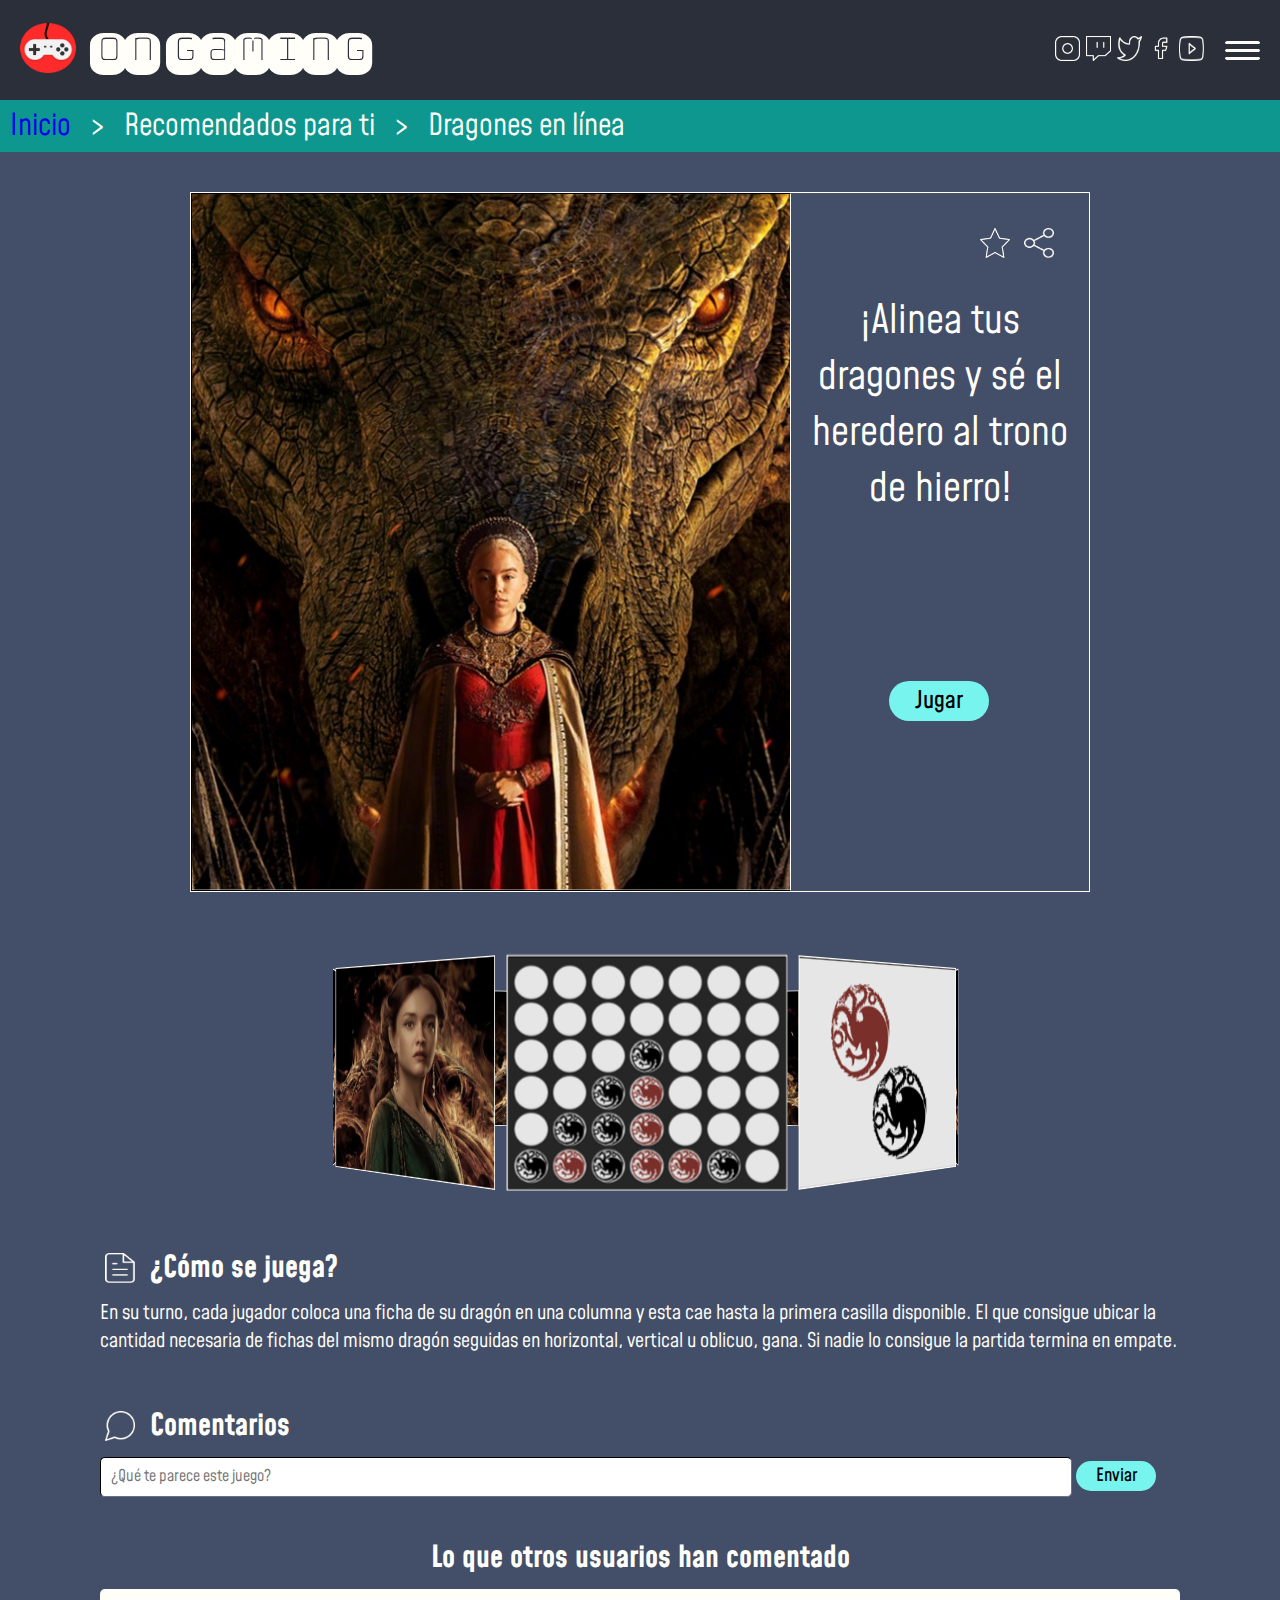
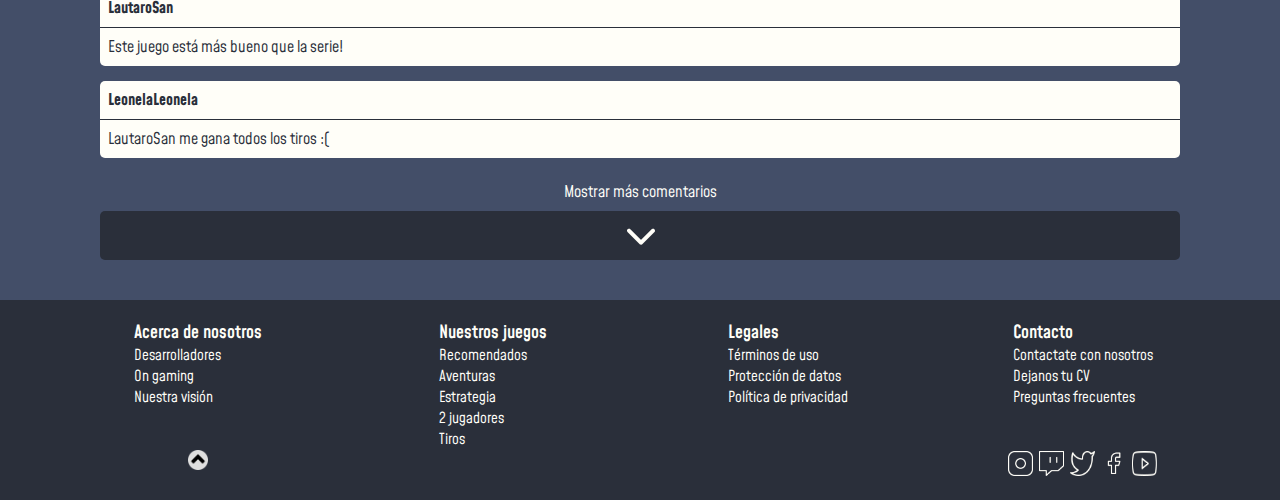
<file: Entregable3/dragones-en-linea.html>
<!DOCTYPE html>
<html lang="en">

<head>
    <meta charset="UTF-8">
    <meta http-equiv="X-UA-Compatible" content="IE=edge">
    <meta name="viewport" content="width=device-width, initial-scale=1.0">
    <link href="https://fonts.googleapis.com/css2?family=Mohave:wght@400;600;700&family=Monofett&display=swap"
        rel="stylesheet">
    <link rel="preconnect" href="https://fonts.googleapis.com">
    <link rel="preconnect" href="https://fonts.gstatic.com" crossorigin>
    <link rel="stylesheet" href="css/style.css">
    <link rel="stylesheet" href="css/styleDragones.css">
    <title>Dragones en línea</title>
</head>
<body>
    <div id="overlay" class="overlay ocultar"></div>
    <header id="header" class="header">
        <div>
            <a href="index.html"><img src="img/logo.png" alt="Logo" class="logo"></a>
            <a href="index.html">
                <h1 class="texto-header">On Gaming</h1>
            </a>
        </div>
        <div>
            <div class="redes">
                <img src="img/redes1.png" alt="icono instagram" class="icono-redes">
                <img src="img/redes2.png" alt="icono twitch" class="icono-redes">
                <img src="img/redes3.png" alt="icono twitter" class="icono-redes">
                <img src="img/redes4.png" alt="icono facebook" class="icono-redes">
                <img src="img/redes5.png" alt="icono youtube" class="icono-redes">
             </div>
            <img src="img/menu.png" id="btn-hamburguesa" class="menu"></img>
            <ul id="menu-hamburguesa" class="ocultar">
                <li class="animated-button">Redes</li>
                <li class="animated-button">Mis datos</li>
                <li class="animated-button">Cargar saldo</li>
                <li class="animated-button">Historial</li>
                <li class="animated-button">Mis compras</li>
                <li class="animated-button">FAQS</li>
                <li class="animated-button">Log out</li>
            </ul>
        </div>
    </header>
    <div class="nav ocultar" id="categorias">Categorías</div>
    <ul class="ocultar" id="lista-categorias">
        <a href="index.html">
            <li>Inicio</li>
        </a>
        <li>></li>
        <li>Recomendados para ti</li>
        <li>></li>
        <li>Dragones en línea</li>
    </ul>
    <div class="contenedor-juego">
        <img src="img/casadragon.jpg" alt="foto serie" class="img-juego">
        
        <div>
            <div class="iconos">
                <img src="img/icono-estrella.png" alt="icono estrella" class="icono">
                <img src="img/icono-compartir.png" alt="icono compartir" class="icono">
            </div>
            <div id="contenedor-descripcion">
                <p>¡Alinea tus dragones y sé el heredero al trono de hierro!</p>
                <button id="btn-descripcion" class="btn-jugar">Jugar</button>
            </div>
            <div id="contenedor-fichas" class="ocultar">
                <p>Jugador 1</p>
                <img src="img/dragon1.png" alt="ficha dragon 1" class=" ficha1ASelec" data-src ="img/dragon1.png">
                <img src="img/dragon2.png" alt="ficha dragon 2" class=" ficha1ASelec" data-src ="img/dragon2.png">
                <img src="img/dragon3.png" alt="ficha dragon 3" class=" ficha1ASelec" data-src ="img/dragon3.png">
                <img src="img/dragon4.png" alt="ficha dragon 4" class=" ficha1ASelec" data-src ="img/dragon4.png">
                <p>Jugador 2</p>
                <img src="img/dragon1.png" alt="ficha dragon 1" class=" ficha2ASelec" data-src ="img/dragon1.png">
                <img src="img/dragon2.png" alt="ficha dragon 2" class=" ficha2ASelec" data-src ="img/dragon2.png">
                <img src="img/dragon3.png" alt="ficha dragon 3" class=" ficha2ASelec" data-src ="img/dragon3.png">
                <img src="img/dragon4.png" alt="ficha dragon 4" class=" ficha2ASelec" data-src ="img/dragon4.png">
                <button id="btn-jugar" class="btn-jugar">¡Listo!</button>
            </div>
        </div>
    </div>
    <div class="canva-container ocultar">
        <div>
            <button class="btn-modalidad" value="5">4 en línea</button>
            <button class="btn-modalidad" value="6">5 en línea</button>
            <button class="btn-modalidad" value="7">6 en línea</button>
            <button class="btn-modalidad" value="8">7 en línea</button>
        </div>
        <canvas id="canvas" width="900" height="700" style="border: 1px solid black;"></canvas>
        <div></div>
    </div>
    <div class="div-center gallery">
        <div class="carousel">
            <figure><img src="img/galeria10.jpg" alt="imagen juego"></figure>
            <figure><img src="img/galeria11.jpg" alt="imagen juego"></figure>
            <figure><img src="img/galeria1.jpg" alt="imagen juego"></figure>
            <figure><img src="img/galeria2.jpg" alt="imagen juego"></figure>
            <figure><img src="img/galeria3.jpg" alt="imagen juego"></figure>
            <figure><img src="img/galeria4.jpg" alt="imagen juego"></figure>
            <figure><img src="img/galeria5.jpg" alt="imagen juego"></figure>
            <figure><img src="img/galeria6.jpg" alt="imagen juego"></figure>
            <figure><img src="img/galeria7.jpg" alt="imagen juego"></figure>
        </div>
    </div>
    <div class="instrucciones">
        <div>
            <img src="img/icono-instrucciones.png" alt="icono instrucciones" class="icono">
            <h3>¿Cómo se juega?</h3>
        </div>
        <p>En su turno, cada jugador coloca una ficha de su dragón en una columna y esta cae hasta la primera casilla
            disponible. El que consigue ubicar la cantidad necesaria de fichas del mismo dragón seguidas en horizontal, vertical u oblicuo,
            gana. Si nadie lo consigue la partida termina en empate.</p>
    </div>
    <div class="input-comentario">
        <div>
            <img src="img/icono-comentarios.png" alt="icono comentarios" class="icono">
            <h3>Comentarios</h3>
        </div>
        <input type="text" placeholder="¿Qué te parece este juego?">
        <button>Enviar</button>
    </div>
    <div class="comentarios">
        <h3>Lo que otros usuarios han comentado</h3>
        <div>
            <p>LautaroSan</p>
            <p>Este juego está más bueno que la serie!</p>
        </div>
        <div>
            <p>LeonelaLeonela</p>
            <p>LautaroSan me gana todos los tiros :( </p>
        </div>
        <p>Mostrar más comentarios</p>
        <div><img src="img/flecha-comentarios.png" alt="flecha"></div>
    </div>
    <footer class="footer">
        <ul class="footer1">
            <li class="h2">Acerca de nosotros</li>
            <li class="h3">Desarrolladores</li>
            <li class="h3">On gaming</li>
            <li class="h3">Nuestra visión</li>
        </ul>
        <ul class="footer2">
            <li class="h2">Nuestros juegos</li>
            <li class="h3">Recomendados</li>
            <li class="h3">Aventuras</li>
            <li class="h3">Estrategia</li>
            <li class="h3">2 jugadores</li>
            <li class="h3">Tiros</li>
        </ul>
        <ul class="footer3">
            <li class="h2">Legales</li>
            <li class="h3">Términos de uso</li>
            <li class="h3">Protección de datos</li>
            <li class="h3">Política de privacidad</li>
        </ul>
        <ul class="footer4">
            <li class="h2">Contacto</li>
            <li class="h3">Contactate con nosotros</li>
            <li class="h3">Dejanos tu CV</li>
            <li class="h3">Preguntas frecuentes</li>
        </ul>
        <a href="#header"><img src="img/flecha.png" alt="Flecha_arriba" class="flecha-arriba"></a>
        <div class="redes footer-redes">
            <img src="img/redes1.png" alt="icono instagram" class="icono-redes">
            <img src="img/redes2.png" alt="icono twitch" class="icono-redes">
            <img src="img/redes3.png" alt="icono twitter" class="icono-redes">
            <img src="img/redes4.png" alt="icono facebook" class="icono-redes">
            <img src="img/redes5.png" alt="icono youtube" class="icono-redes">
         </div>
    </footer>
    <script src="js/jugador.js"></script>
    <script src="js/tablero.js"></script>
    <script src="js/ficha.js"></script>
    <script src="js/cuadradoTablero.js"></script>
    <script src="js/general.js"></script>
    <script src="js/menu.js"></script>
</body>
</html>
</file>
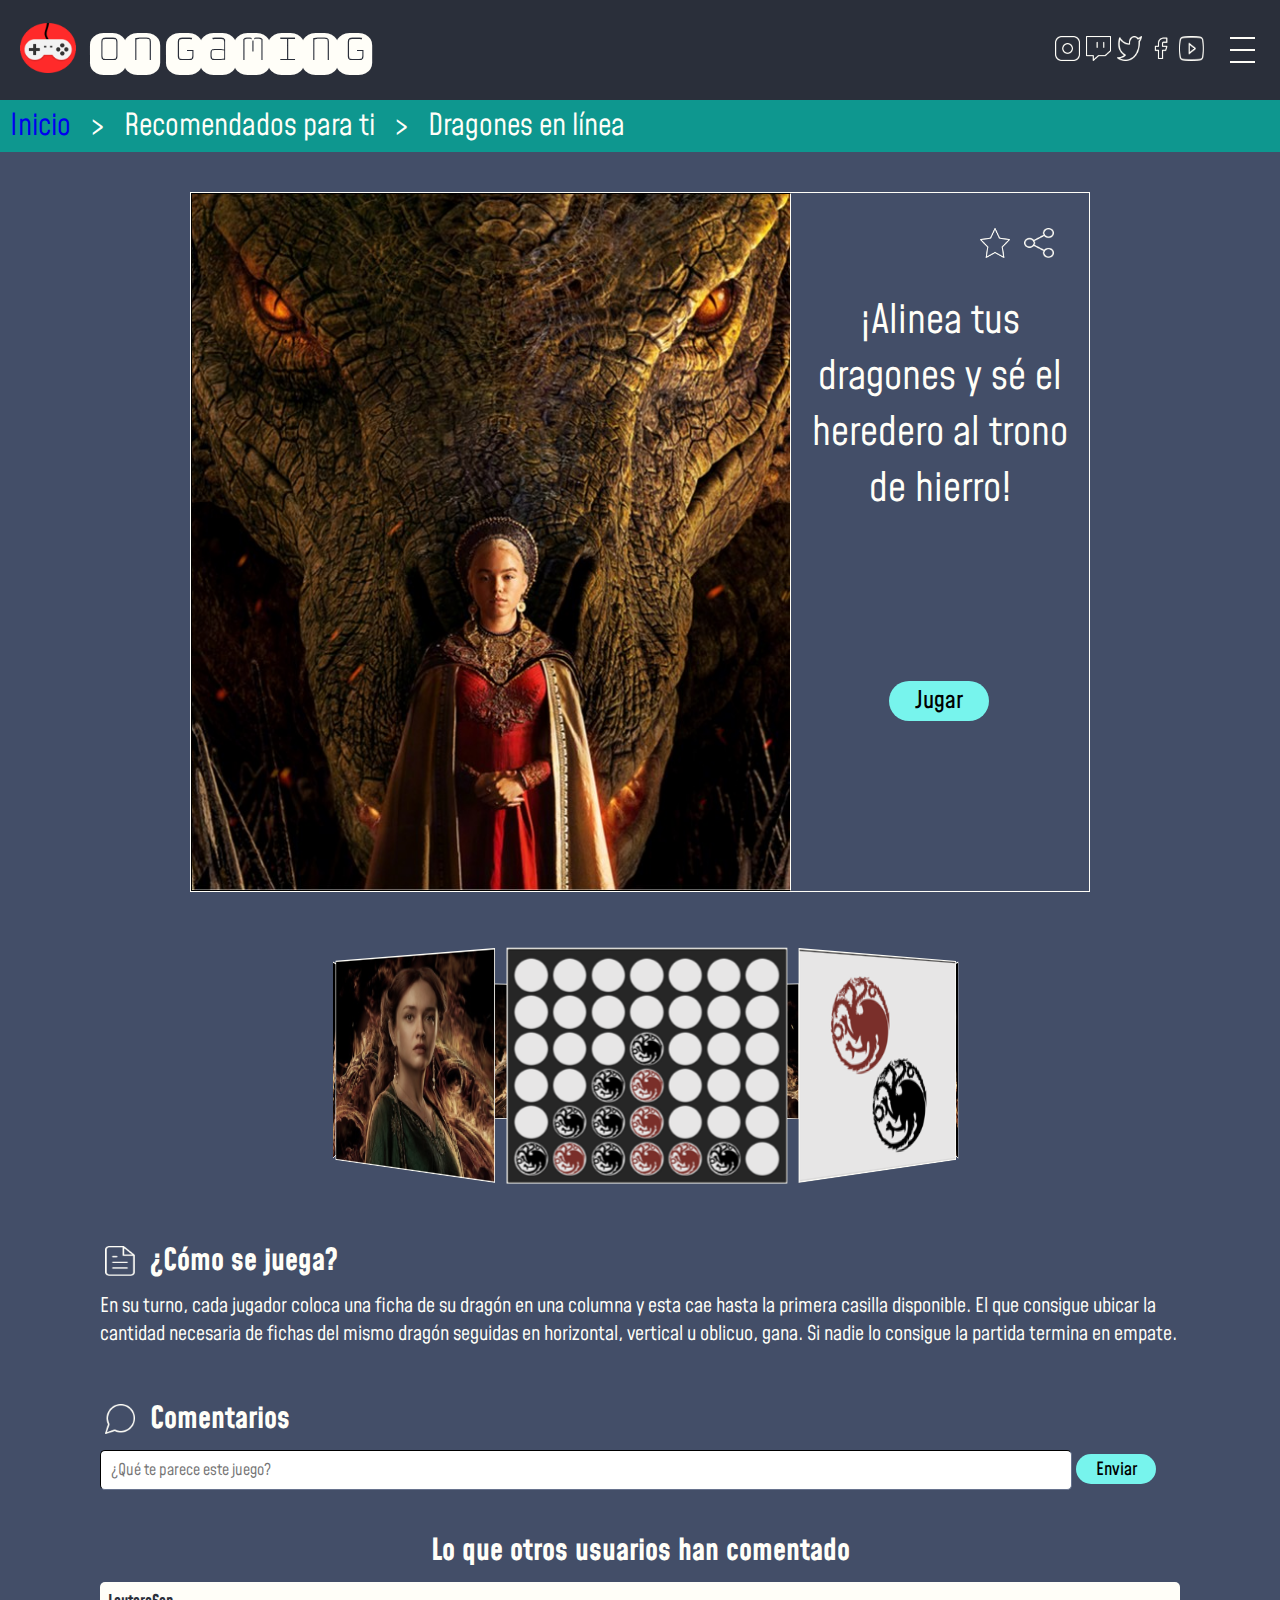
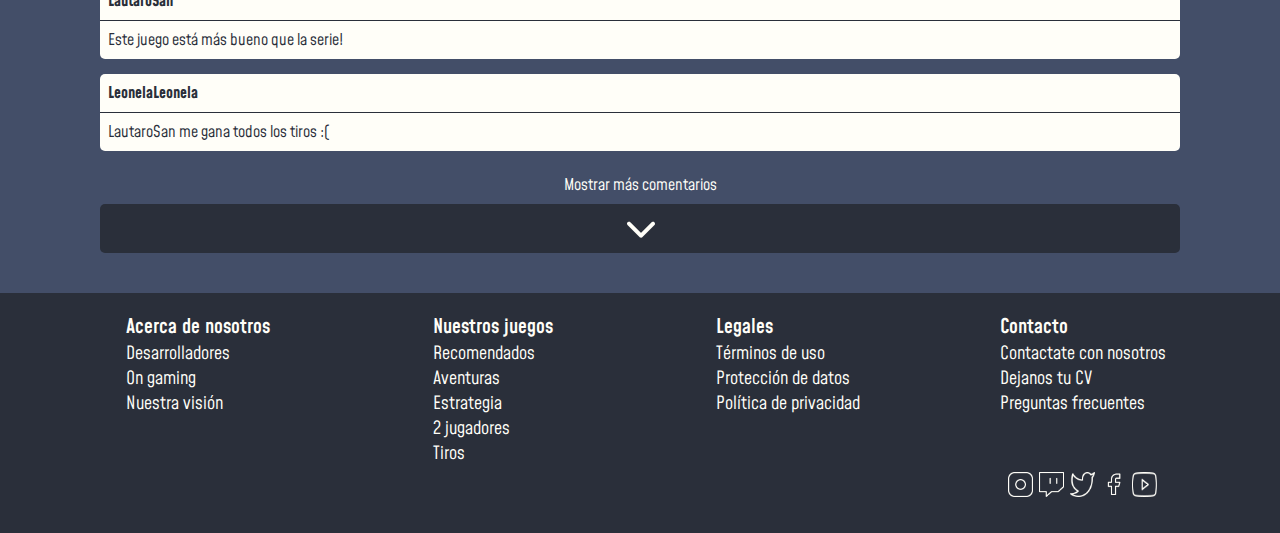
<file: Entregable4/dragones-en-linea.html>
<!DOCTYPE html>
<html lang="en">

<head>
    <meta charset="UTF-8">
    <meta http-equiv="X-UA-Compatible" content="IE=edge">
    <meta name="viewport" content="width=device-width, initial-scale=1.0">
    <link href="https://fonts.googleapis.com/css2?family=Mohave:wght@400;600;700&family=Monofett&display=swap"
        rel="stylesheet">
    <link rel="preconnect" href="https://fonts.googleapis.com">
    <link rel="preconnect" href="https://fonts.gstatic.com" crossorigin>
    <link rel="stylesheet" href="css/style.css">
    <link rel="stylesheet" href="css/styleDragones.css">
    <link rel="stylesheet" href="css/galeria-imagenes.css">
    <title>Dragones en línea</title>
</head>
<body>
    <div id="overlay" class="overlay ocultar"></div>
    <header id="header" class="header">
        <div>
            <a href="index.html"><img src="img/logo.png" alt="Logo" class="logo"></a>
            <a href="index.html">
                <h1 class="texto-header">On Gaming</h1>
            </a>
        </div>
        <div>
            <div class="redes">
                <img src="img/redes1.png" alt="icono instagram" class="icono-redes">
                <img src="img/redes2.png" alt="icono twitch" class="icono-redes">
                <img src="img/redes3.png" alt="icono twitter" class="icono-redes">
                <img src="img/redes4.png" alt="icono facebook" class="icono-redes">
                <img src="img/redes5.png" alt="icono youtube" class="icono-redes">
             </div>
             <div class="hamburguesa menu" id="btn-hamburguesa">
                <span class="capas-hamburguesa capa-1 " ></span>
                <span class="capas-hamburguesa capa-2 "></span>
                <span class="capas-hamburguesa capa-3"></span>
            </div>
            <ul id="menu-hamburguesa" class="ocultar">
                <li class="animated-button">Redes</li>
                <li class="animated-button">Mis datos</li>
                <li class="animated-button">Cargar saldo</li>
                <li class="animated-button">Historial</li>
                <li class="animated-button">Mis compras</li>
                <li class="animated-button">FAQS</li>
                <li class="animated-button">Log out</li>
            </ul>
        </div>
    </header>
    <div class="nav ocultar" id="categorias">Categorías</div>
    <ul class="ocultar" id="lista-categorias">
        <a href="index.html">
            <li>Inicio</li>
        </a>
        <li>></li>
        <li>Recomendados para ti</li>
        <li>></li>
        <li>Dragones en línea</li>
    </ul>
    <div class="contenedor-juego">
        <img src="img/casadragon.jpg" alt="foto serie" class="img-juego">
        
        <div>
            <div class="iconos">
                <img src="img/icono-estrella.png" alt="icono estrella" class="icono">
                <img src="img/icono-compartir.png" alt="icono compartir" class="icono">
            </div>
            <div id="contenedor-descripcion">
                <p>¡Alinea tus dragones y sé el heredero al trono de hierro!</p>
                <button id="btn-descripcion" class="btn-jugar">Jugar</button>
            </div>
            <div id="contenedor-fichas" class="ocultar">
                <p>Jugador 1</p>
                <img src="img/dragon1.png" alt="ficha dragon 1" class=" ficha1ASelec" data-src ="img/dragon1.png">
                <img src="img/dragon2.png" alt="ficha dragon 2" class=" ficha1ASelec" data-src ="img/dragon2.png">
                <img src="img/dragon3.png" alt="ficha dragon 3" class=" ficha1ASelec" data-src ="img/dragon3.png">
                <img src="img/dragon4.png" alt="ficha dragon 4" class=" ficha1ASelec" data-src ="img/dragon4.png">
                <p>Jugador 2</p>
                <img src="img/dragon1.png" alt="ficha dragon 1" class=" ficha2ASelec" data-src ="img/dragon1.png">
                <img src="img/dragon2.png" alt="ficha dragon 2" class=" ficha2ASelec" data-src ="img/dragon2.png">
                <img src="img/dragon3.png" alt="ficha dragon 3" class=" ficha2ASelec" data-src ="img/dragon3.png">
                <img src="img/dragon4.png" alt="ficha dragon 4" class=" ficha2ASelec" data-src ="img/dragon4.png">
                <button id="btn-jugar" class="btn-jugar">¡Listo!</button>
            </div>
        </div>
    </div>
    <div class="canva-container ocultar">
        <div>
            <button class="btn-modalidad" value="5">4 en línea</button>
            <button class="btn-modalidad" value="6">5 en línea</button>
            <button class="btn-modalidad" value="7">6 en línea</button>
            <button class="btn-modalidad" value="8">7 en línea</button>
        </div>
        <canvas id="canvas" width="900" height="700" style="border: 1px solid black;"></canvas>
        <div></div>
    </div>
    <div class="div-center gallery">
        <div class="carousel">
            <figure><img src="img/galeriaDragones10.jpg" alt="imagen juego"></figure>
            <figure><img src="img/galeriaDragones11.jpg" alt="imagen juego"></figure>
            <figure><img src="img/galeriaDragones1.jpg" alt="imagen juego"></figure>
            <figure><img src="img/galeriaDragones2.jpg" alt="imagen juego"></figure>
            <figure><img src="img/galeriaDragones3.jpg" alt="imagen juego"></figure>
            <figure><img src="img/galeriaDragones4.jpg" alt="imagen juego"></figure>
            <figure><img src="img/galeriaDragones5.jpg" alt="imagen juego"></figure>
            <figure><img src="img/galeriaDragones6.jpg" alt="imagen juego"></figure>
            <figure><img src="img/galeriaDragones7.jpg" alt="imagen juego"></figure>
        </div>
    </div>
    <div class="instrucciones">
        <div>
            <img src="img/icono-instrucciones.png" alt="icono instrucciones" class="icono">
            <h3>¿Cómo se juega?</h3>
        </div>
        <p>En su turno, cada jugador coloca una ficha de su dragón en una columna y esta cae hasta la primera casilla
            disponible. El que consigue ubicar la cantidad necesaria de fichas del mismo dragón seguidas en horizontal, vertical u oblicuo,
            gana. Si nadie lo consigue la partida termina en empate.</p>
    </div>
    <div class="input-comentario">
        <div>
            <img src="img/icono-comentarios.png" alt="icono comentarios" class="icono">
            <h3>Comentarios</h3>
        </div>
        <input type="text" placeholder="¿Qué te parece este juego?">
        <button>Enviar</button>
    </div>
    <div class="comentarios">
        <h3>Lo que otros usuarios han comentado</h3>
        <div>
            <p>LautaroSan</p>
            <p>Este juego está más bueno que la serie!</p>
        </div>
        <div>
            <p>LeonelaLeonela</p>
            <p>LautaroSan me gana todos los tiros :( </p>
        </div>
        <p>Mostrar más comentarios</p>
        <div><img src="img/flecha-comentarios.png" alt="flecha"></div>
    </div>
    <footer class="footer">
        <ul class="footer1">
            <li class="h2">Acerca de nosotros</li>
            <li class="h3">Desarrolladores</li>
            <li class="h3">On gaming</li>
            <li class="h3">Nuestra visión</li>
        </ul>
        <ul class="footer2">
            <li class="h2">Nuestros juegos</li>
            <li class="h3">Recomendados</li>
            <li class="h3">Aventuras</li>
            <li class="h3">Estrategia</li>
            <li class="h3">2 jugadores</li>
            <li class="h3">Tiros</li>
        </ul>
        <ul class="footer3">
            <li class="h2">Legales</li>
            <li class="h3">Términos de uso</li>
            <li class="h3">Protección de datos</li>
            <li class="h3">Política de privacidad</li>
        </ul>
        <ul class="footer4">
            <li class="h2">Contacto</li>
            <li class="h3">Contactate con nosotros</li>
            <li class="h3">Dejanos tu CV</li>
            <li class="h3">Preguntas frecuentes</li>
        </ul>
        <div class="redes footer-redes">
            <img src="img/redes1.png" alt="icono instagram" class="icono-redes">
            <img src="img/redes2.png" alt="icono twitch" class="icono-redes">
            <img src="img/redes3.png" alt="icono twitter" class="icono-redes">
            <img src="img/redes4.png" alt="icono facebook" class="icono-redes">
            <img src="img/redes5.png" alt="icono youtube" class="icono-redes">
         </div>
    </footer>
    <script src="js/jugador.js"></script>
    <script src="js/tablero.js"></script>
    <script src="js/ficha.js"></script>
    <script src="js/cuadradoTablero.js"></script>
    <script src="js/general.js"></script>
    <script src="js/menu.js"></script>
</body>
</html>
</file>
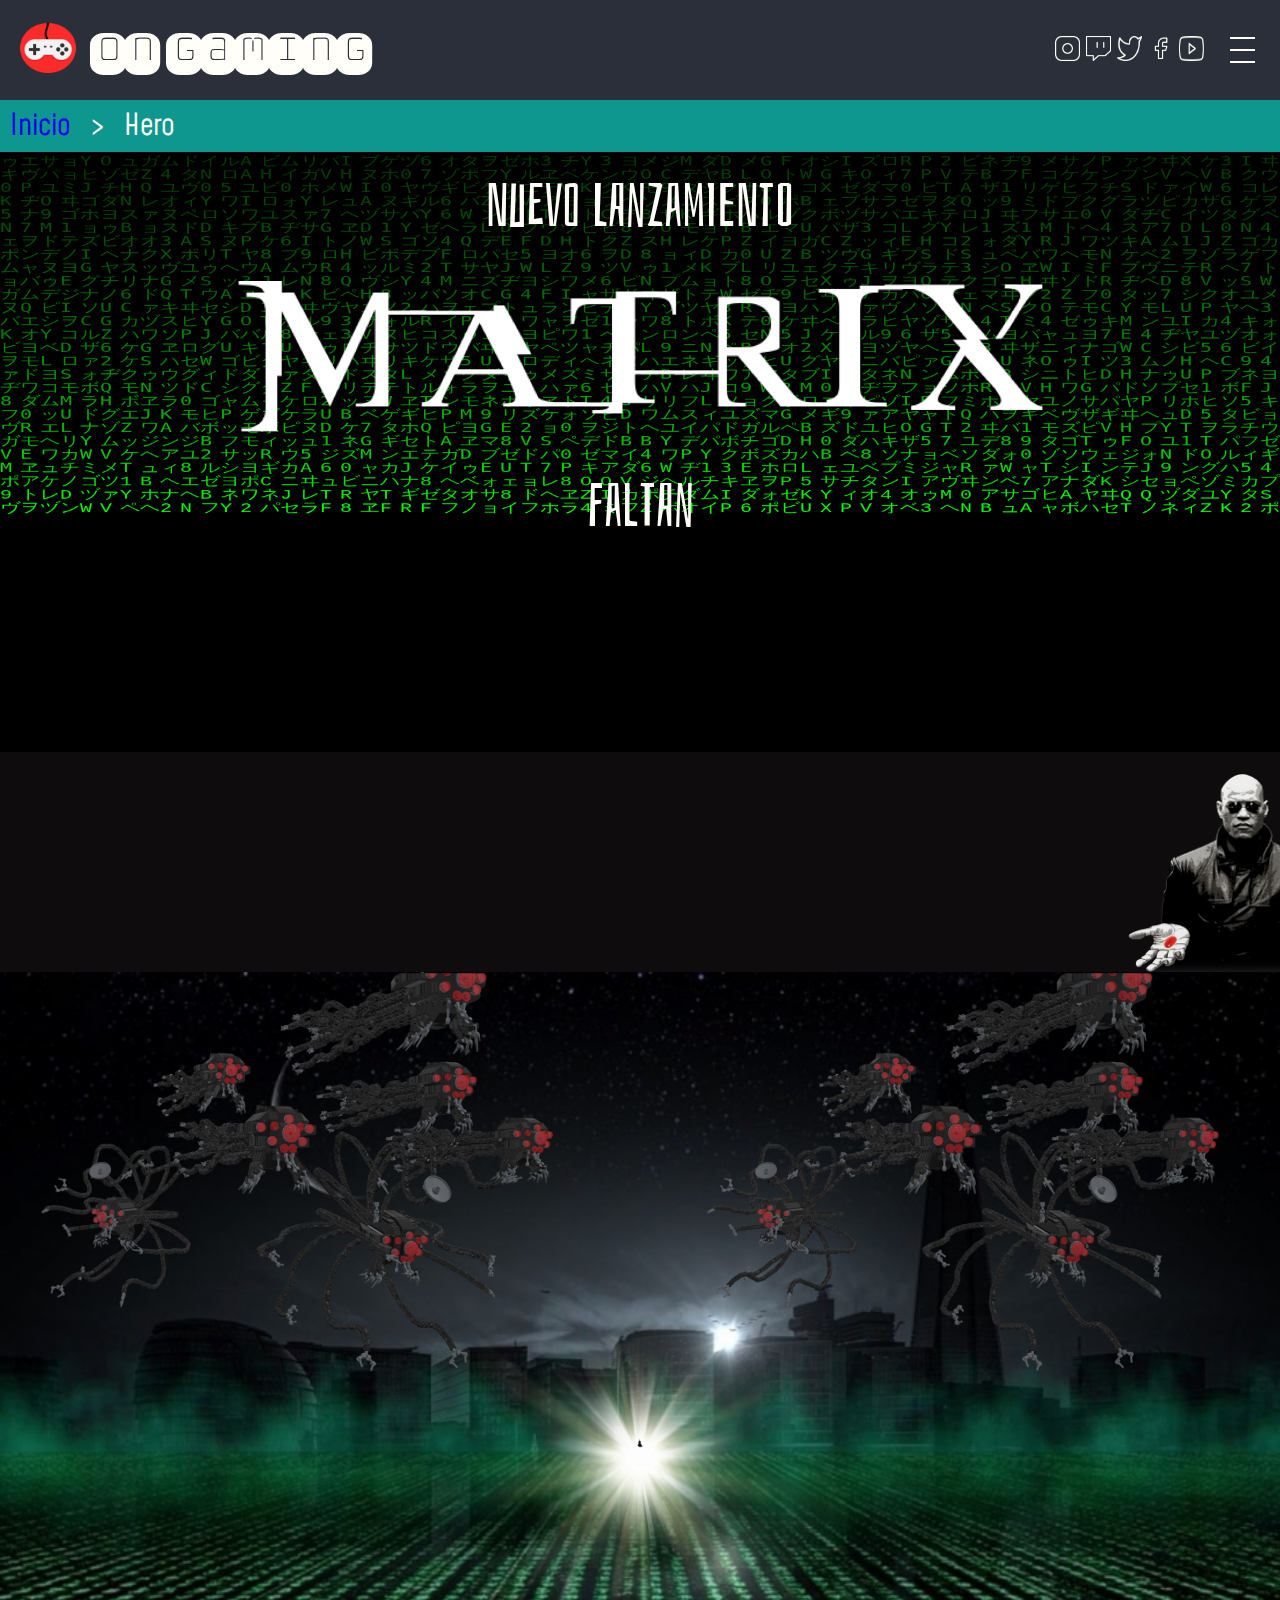
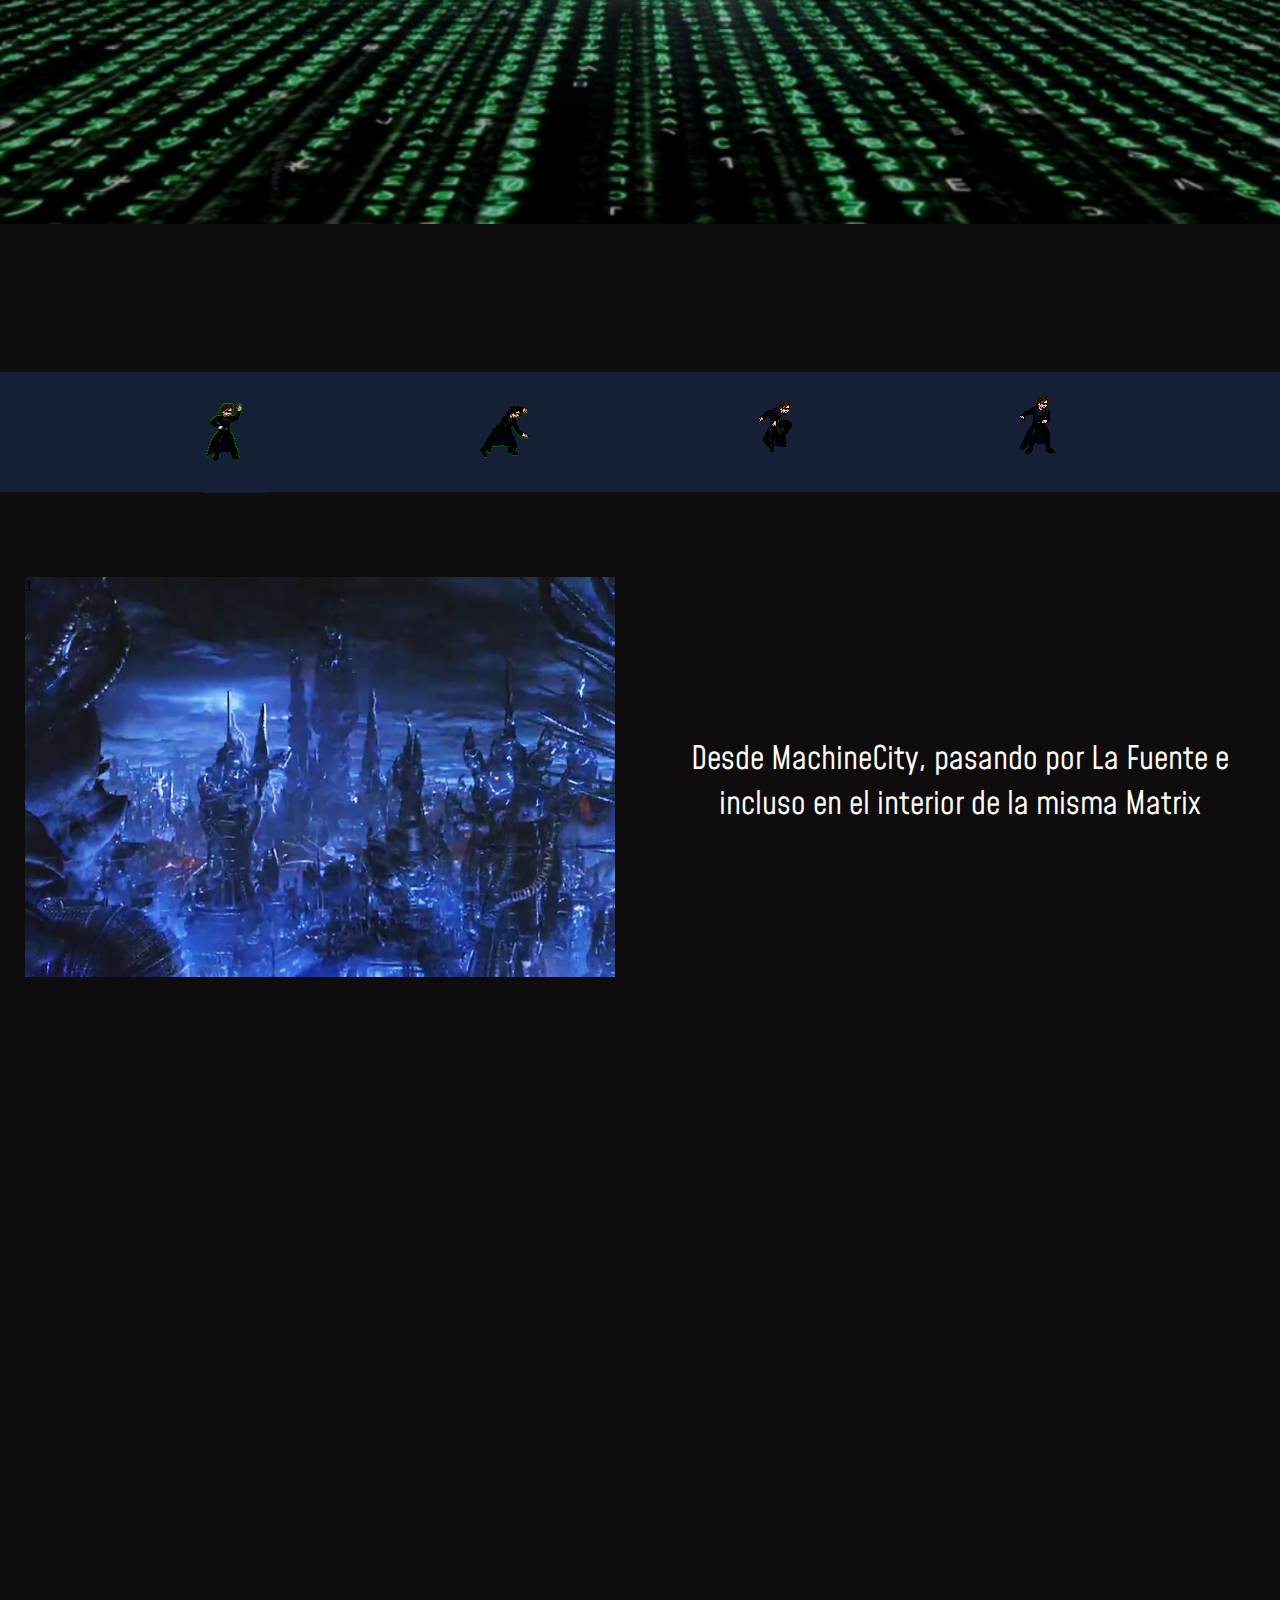
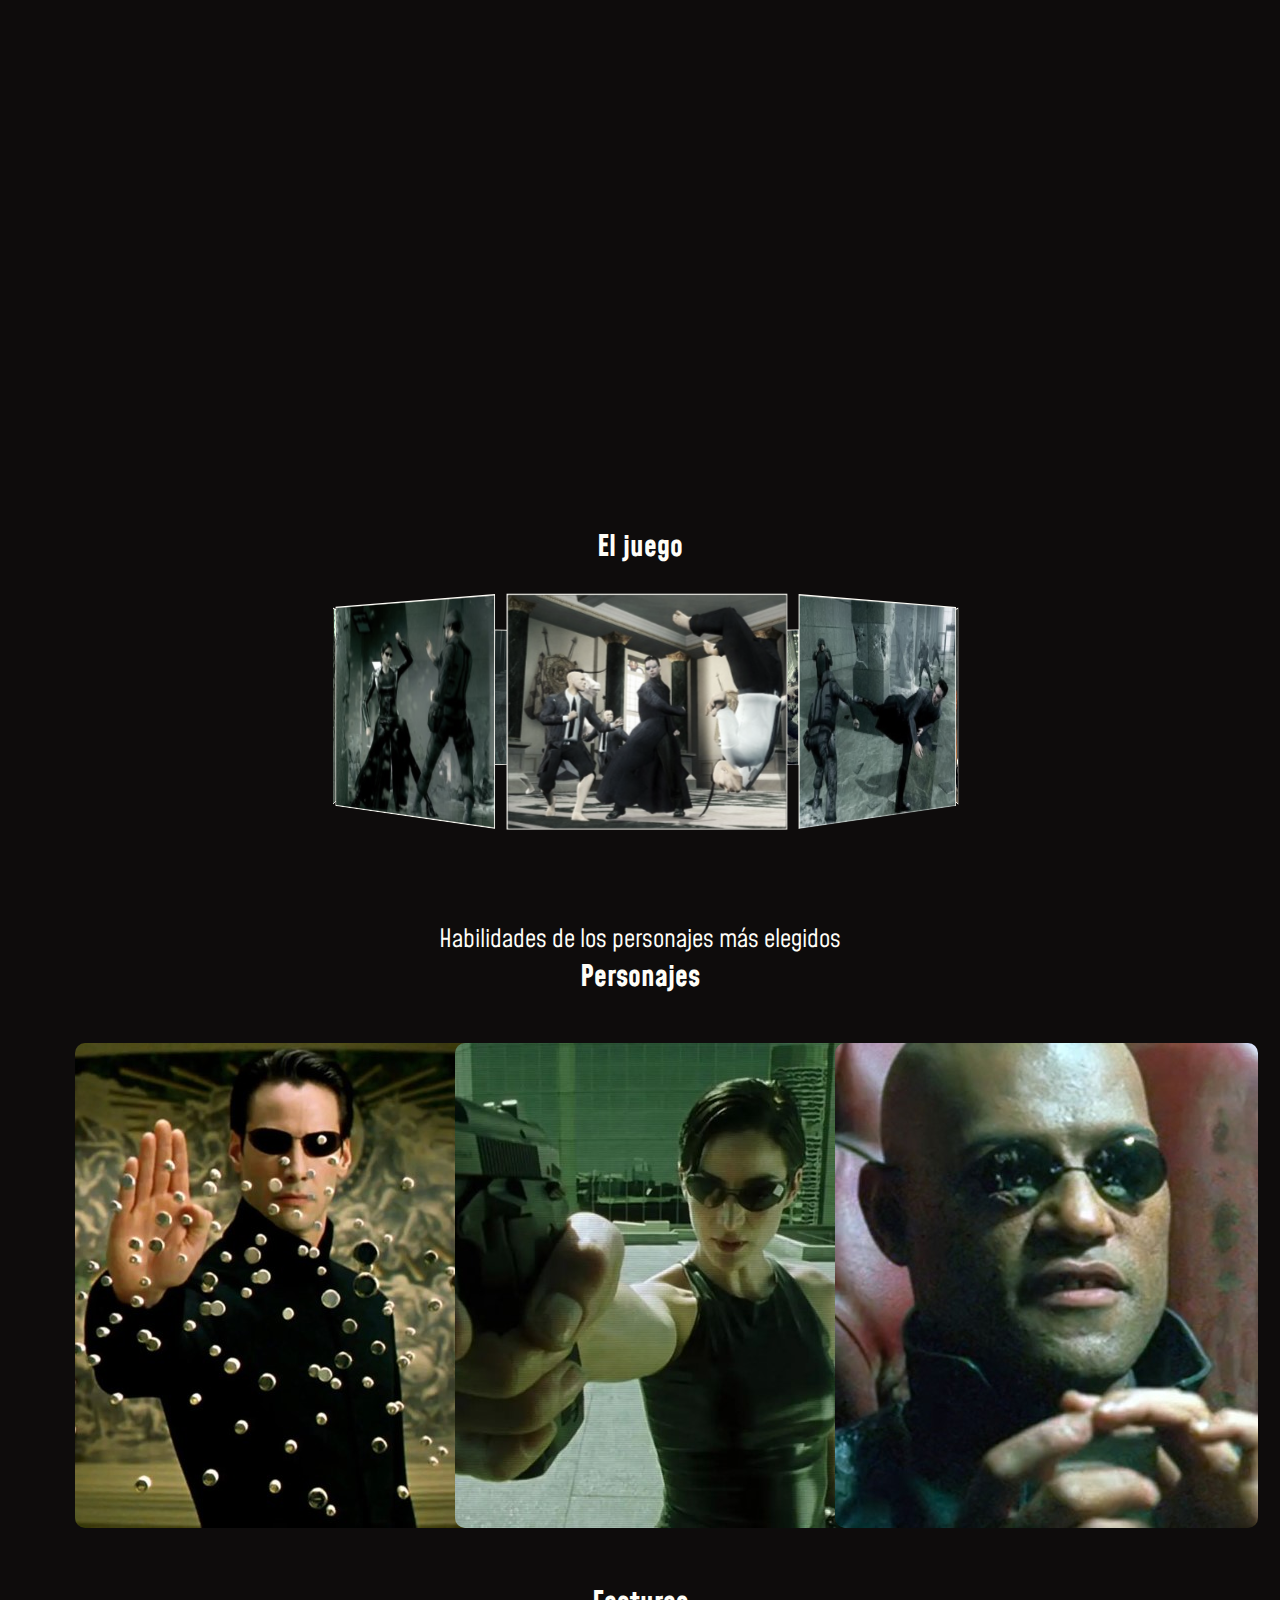
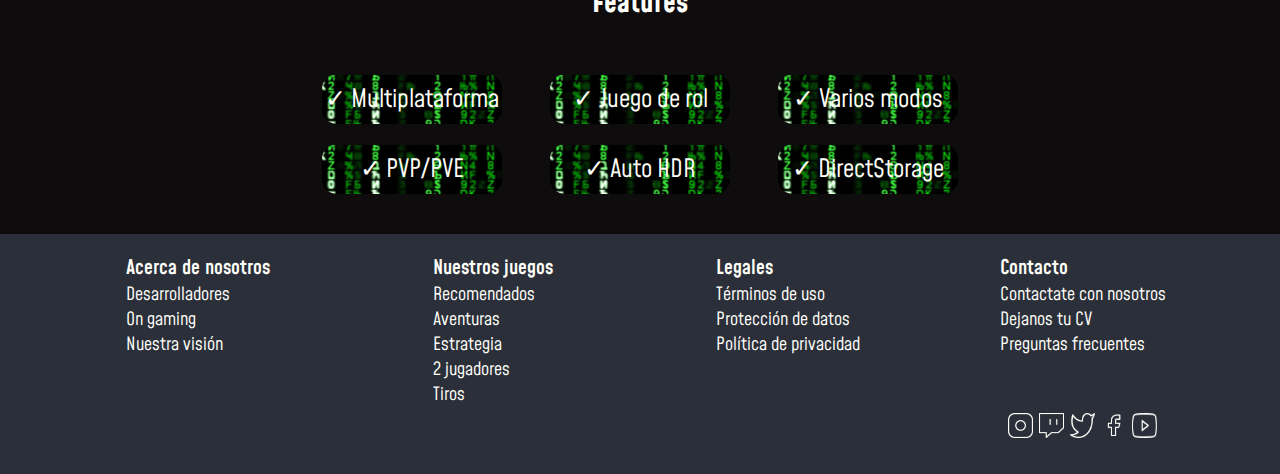
<file: Entregable4/hero.html>
<!DOCTYPE html>
<html lang="en">

<head>
    <meta charset="UTF-8">
    <meta http-equiv="X-UA-Compatible" content="IE=edge">
    <meta name="viewport" content="width=device-width, initial-scale=1.0">
    <link
        href="https://fonts.googleapis.com/css2?family=Bahiana&family=Mohave:wght@500;600;700&family=Monofett&display=swap"
        rel="stylesheet">
    <link rel="preconnect" href="https://fonts.googleapis.com">
    <link rel="preconnect" href="https://fonts.gstatic.com" crossorigin>
    <link rel="stylesheet" href="css/style.css">
    <link rel="stylesheet" href="css/styleHero.css">
    <link rel="stylesheet" href="css/galeria-imagenes.css">
    <title>Hero</title>
</head>

<body>

    <div id="overlay" class="overlay ocultar"></div>
    <header id="header" class="header">
        <div>
            <a href="index.html"><img src="img/logo.png" alt="Logo" class="logo"></a>
            <a href="index.html">
                <h1 class="texto-header">On Gaming</h1>
            </a>
        </div>
        <div>
            <div class="redes">
                <img src="img/redes1.png" alt="icono instagram" class="icono-redes">
                <img src="img/redes2.png" alt="icono twitch" class="icono-redes">
                <img src="img/redes3.png" alt="icono twitter" class="icono-redes">
                <img src="img/redes4.png" alt="icono facebook" class="icono-redes">
                <img src="img/redes5.png" alt="icono youtube" class="icono-redes">
            </div>
            <div class="hamburguesa menu" id="btn-hamburguesa">
                <span class="capas-hamburguesa capa-1 " ></span>
                <span class="capas-hamburguesa capa-2 "></span>
                <span class="capas-hamburguesa capa-3"></span>
            </div>
            
            <ul id="menu-hamburguesa" class="ocultar">
                <li class="animated-button">Redes</li>
                <li class="animated-button">Mis datos</li>
                <li class="animated-button">Cargar saldo</li>
                <li class="animated-button">Historial</li>
                <li class="animated-button">Mis compras</li>
                <li class="animated-button">FAQS</li>
                <li class="animated-button">Log out</li>
            </ul>
        </div>
    </header>
    <div class="nav ocultar" id="categorias">Categorías</div>
    <ul class="ocultar" id="lista-categorias">
        <a href="index.html">
            <li>Inicio</li>
        </a>
        <li>></li>
        <li>Hero</li>
    </ul>

    <div>
        <canvas class="fondo-matrix" id="fondo-matrix"></canvas>
        <div class="info">
            <div>
                <p class="texto-hero">Nuevo lanzamiento</p>
            </div>
            <div><img src="img/texto-matrix.png" alt="Matrix" id="texto-matrix"></div>
            <div>
                <p>Faltan</p>
            </div>
            <div class="cuenta-regresiva">
                <p id="cuenta-regresiva"></p>
            </div>
        </div>
    </div>

    <div class="call-to-action">
        <img src="img/morfeo-pastilla.png" alt="Morfeo">
        <div>
            <p>¿Qué pastilla vas a elegir?</p>
            <button>Reservar ahora</button>
        </div>
    </div>

    <div class="fondo-animado">
        
        <img id="bg" src="img/fondo-para-animar.png" alt="Ciudad matrix">
        <img id="maquinas" src="img/maquinas.png" alt="Maquinas matrix">
        <img id="luz" src="img/luz.png" alt="Luz de fondo">
        <img id="neo" src="img/neo.png" alt="Neo">
        <img id="niebla" src="img/niebla.png" alt="Niebla">
        <h1 class="spanHero">El elegido</h1>
        <h1 class="spanHero">ha vuelto</h1>
    </div>
    <div class="sprites">
        <div class="sprite">

        </div>

        <div class="sprite2">

        </div>

        <div class="sprite3">
            
        </div>
        <div class="sprite4"></div>
    </div>

    <div class="descripcion seccion">
    </div>

    <div class="contenedorSticky">
        <div class="stickyScroll">
          
                <div class="img ">1</div>
                <div class="img imgOculta">2</div>
                <div class="img imgOculta">3</div>
                <div class="img imgOculta">4</div>
          
        </div>
        <div class="textoScroll">
            <div class="texto ">Desde MachineCity, pasando por La Fuente e incluso en el interior de la misma Matrix</div>
            <div class="texto oculto">Completa las misiones, hazte de aliados y derrota a tus enemigos</div>
            <div class="texto oculto">pero por sobretodo, toma buenas decisiones.</div>
            <div class="texto oculto">¡Conocete a ti mismo, elige tu bando y pelea por la supervivencia!</div>
        </div>

    </div>

    <div class="seccion">
        <h3>El juego</h3>
        <div class="div-center gallery">
            <div class="carousel">
                <figure><img src="img/galeriaMatrix1.jpg" alt="imagen juego"></figure>
                <figure><img src="img/galeriaMatrix2.jpg" alt="imagen juego"></figure>
                <figure><img src="img/galeriaMatrix3.jpg" alt="imagen juego"></figure>
                <figure><img src="img/galeriaMatrix4.jpg" alt="imagen juego"></figure>
                <figure><img src="img/galeriaMatrix5.jpg" alt="imagen juego"></figure>
                <figure><img src="img/galeriaMatrix6.jpg" alt="imagen juego"></figure>
                <figure><img src="img/galeriaMatrix7.jpg" alt="imagen juego"></figure>
                <figure><img src="img/galeriaMatrix8.jpg" alt="imagen juego"></figure>
                <figure><img src="img/galeriaMatrix9.jpg" alt="imagen juego"></figure>
            </div>
        </div>
    </div>

    <div class="seccion">
        <p class="titulo_animado titulo_bajar">Habilidades de los personajes más elegidos</p>
        <h3 class="titulo_animado titulo_subir">Personajes</h3>
        <div class="personajes">
            <div class="personaje">
                <img src="img/neo-card.jpg" alt="Card de Neo" class="card">
                <div class="habilidades ocultar">
                    <p class="nombre">NEO</p>
                    <ul>
                        <li>Combate cuerpo a cuerpo</li>
                        <li>Manejo de armas</li>
                        <li>Frena balas con la mano</li>
                        <li>Vuelo</li>
                        <li>Velocidad aumentada</li>
                    </ul>
                </div>
            </div>
            <div class="personaje">
                <img src="img/trinity-card.jpg" alt="Card de Trinity" class="card">
                <div class="habilidades ocultar">
                    <p class="nombre">TRINITY</p>
                    <ul>
                        <li>Manejo de armas</li>
                        <li>Manejo de transportes</li>
                        <li>Escapista</li>
                        <li>Movimientos especiales</li>
                    </ul>
                </div>
            </div>
            <div class="personaje">
                <img src="img/morfeo-card.jpg" alt="Card de Morfeo" class="card">
                <div class="habilidades ocultar">
                    <p>MORFEO</p>
                    <ul>
                        <li>Inteligencia</li>
                        <li>Persuasión</li>
                        <li>Combate cuerpo a cuerpo</li>
                        <li>Energía aumentada</li>
                    </ul>
                </div>
            </div>
        </div>
    </div>


    <div class="features seccion">
        <h3>Features</h3>
        <div class="features-prueba">
            <p>✓ Multiplataforma</p>
            <p>✓ Juego de rol</p>
            <p>✓ Varios modos</p>
            <p>✓ PVP/PVE</p>
            <p>✓ Auto HDR</p>
            <p>✓ DirectStorage</p>
        </div>
    </div>

    <footer class="footer">
        <ul class="footer1">
            <li class="h2">Acerca de nosotros</li>
            <li class="h3">Desarrolladores</li>
            <li class="h3">On gaming</li>
            <li class="h3">Nuestra visión</li>
        </ul>
        <ul class="footer2">
            <li class="h2">Nuestros juegos</li>
            <li class="h3">Recomendados</li>
            <li class="h3">Aventuras</li>
            <li class="h3">Estrategia</li>
            <li class="h3">2 jugadores</li>
            <li class="h3">Tiros</li>
        </ul>
        <ul class="footer3">
            <li class="h2">Legales</li>
            <li class="h3">Términos de uso</li>
            <li class="h3">Protección de datos</li>
            <li class="h3">Política de privacidad</li>
        </ul>
        <ul class="footer4">
            <li class="h2">Contacto</li>
            <li class="h3">Contactate con nosotros</li>
            <li class="h3">Dejanos tu CV</li>
            <li class="h3">Preguntas frecuentes</li>
        </ul>
        <div class="redes footer-redes">
            <img src="img/redes1.png" alt="icono instagram" class="icono-redes">
            <img src="img/redes2.png" alt="icono twitch" class="icono-redes">
            <img src="img/redes3.png" alt="icono twitter" class="icono-redes">
            <img src="img/redes4.png" alt="icono facebook" class="icono-redes">
            <img src="img/redes5.png" alt="icono youtube" class="icono-redes">
        </div>
    </footer>
    <script src="js/hero.js"></script>
    <script src="js/menu.js"></script>
</body>

</html>
</file>
<file: Entregable2/css/style.css>
* {
    margin: 0;
    padding: 0;
    box-sizing: border-box;
    list-style: none;
    scroll-behavior: smooth;
}

body {
    background-color: #434E68;
    height: 100%;
}


/* Overlay */

.overlay {
    position: fixed;
    width: 100%;
    height: 100%;
    top: 0;
    left: 0;
    right: 0;
    bottom: 0;
    background-color: rgba(0, 0, 0, 0.5);
    z-index: 2;
}

/* Links */

a {
    text-decoration: none;
}

a:visited {
    color: #fffef8;
}

/* Clase para ocultar y mostrar */

.ocultar {
    display: none;
}

/* Header */

.header {
    display: flex;
    align-items: center;
    background-color: #2A2F3A;
    height: 100px;
    justify-content: space-between;
    padding: 20px;
}

.header div {
    display: flex;
    align-items: center;
}

header ul {
    position: absolute;
    top: 80px;
    right: 3px;
    z-index: 6;
    width: 22%;
    transition: all 0.5s;
}

header ul.aumentar {
    width: 50%;
}

header ul li {
    background-color: #0E978F;
    color: #fffef8;
    font-family: 'Mohave', sans-serif;
    font-weight: 600;
    margin-top: 4px;
    text-align: center;
    padding: 5px;
}

.logo {
    width: 56px;
    height: 50px;
    cursor: pointer;
}

.texto-header {
    font-family: 'Monofett';
    color: #fffef8;
    font-size: 6ex;
    font-weight: bolder;
    margin: 15px;
}

.menu {
    width: 35px;
    height: 25px;
}

.menu:hover {
    cursor: pointer;
}


/*Footer*/

.footer {
    height: 150px;
    padding: 20px;
    position: relative;
    bottom: 0px;
    width: 100%;
    background-color: #2A2F3A;
    display: grid;
    grid-template-areas: "footer1 footer2 footer3 footer4"
        "flecha-arriba . . footer-redes";
    grid-template-columns: 1fr 1fr 1fr 1fr;
    grid-template-rows: 3fr 1fr;
    justify-items: center;

}

.footer1 {
    grid-area: footer1;
    cursor: pointer;
}

.footer2 {
    grid-area: footer2;
    cursor: pointer;
}

.footer3 {
    grid-area: footer3;
    cursor: pointer;
}

.footer4 {
    grid-area: footer4;
    cursor: pointer;
}

.footer-redes {
    grid-area: footer-redes;
    cursor: pointer;
}

.flecha-arriba {
    grid-area: flecha-arriba;
    width: 15px;
    height: 15px;
    transform: rotate(270deg);
}

.h2,
.h3 {
    font-family: 'Mohave', sans-serif;
    color: #fffef8;
}

.h2 {
    font-weight: 600;
    font-size: 10px;
}

.h3 {
    font-weight: 400;
    font-size: 10px;
}

.icono-redes {
    color: #fffef8;
    height: 12px;
    width: 12px;
    margin: 1px;
}

@media only screen and (min-width: 1024px) {

    /* Header */

    .header {
        display: flex;
        align-items: center;
        background-color: #2A2F3A;
        height: 100px;
        justify-content: space-between;
    }

    .texto-header {
        font-size: 8ex;
    }

    /* redes header */

    header div .redes {
        display: block;
        margin: 20px;
        cursor: pointer;
    }

    .icono-redes {
        height: 25px;
        width: 25px;
    }

    /* menu hamburguesa*/
    header ul {
        width: 10%;
    }

    header ul.aumentar {
        width: 25%;
    }

    header ul li {
        font-size: x-large;
        padding: 8px;
    }

    header ul li:hover {
        cursor: pointer;
        background: #fffef8;
        color: #0e978f;
    }

    /* hover menu hamburguesa*/
    header ul li.animated-button::after {
        content: "";
        position: absolute;
        height: 0%;
        left: 50%;
        top: 50%;
        width: 150%;
        z-index: -1;
        transition: all 0.75s ease 0s;
    }

    header ul li:hover {
        color: #0e978f;
    }

    header ul li:after {
        height: 450%;
    }

    header ul li {
        position: relative;
        display: block;
        color: #fff;
        overflow: hidden;
        transition: all 1s ease;
    }

    header ul li.animated-button {
        z-index: 1;
    }

    header ul li.animated-button:after {
        background: #fff;
        ;
        transform: translateY(-50%) translateX(-50%) rotate(90deg);
    }

    header ul li.animated-button:hover:after {
        opacity: 1;
        height: 800%;
    }


    /*Footer*/

    .footer {
        height: 200px;
        padding: 20px 50px 20px;
    }

    .h2 {
        font-size: 18px;
    }

    .h3 {
        font-size: 15px;
    }

    .flecha-arriba {
        width: 20px;
        height: 20px;
    }


}
</file>
<file: Entregable2/css/styleHome.css>
/* pantalla de carga*/
.inicio{
    display: flex;
    position: fixed; 
    width: 100%; 
    height: 100%; 
    top: 0;
    left: 0;
    right: 0;
    bottom: 0;
    background-color: #434E68; 
    z-index: 2;
    justify-content: center;
    align-items: center;
    flex-direction: column;
    gap: 25px;
}

.inicio h1,h2{
    color:#77F4ED;
    font-family: 'Mohave', sans-serif;
}

.inicio.ocultar{
    display: none;
}

.lds-default {
    display: inline-block;
    position: relative;
    width: 80px;
    height: 80px;
  }
  .lds-default div {
    position: absolute;
    width: 6px;
    height: 6px;
    background: #77F4ED;
    border-radius: 50%;
    animation: lds-default 1.2s linear infinite;
  }
  .lds-default div:nth-child(1) {
    animation-delay: 0s;
    top: 37px;
    left: 66px;
  }
  .lds-default div:nth-child(2) {
    animation-delay: -0.1s;
    top: 22px;
    left: 62px;
  }
  .lds-default div:nth-child(3) {
    animation-delay: -0.2s;
    top: 11px;
    left: 52px;
  }
  .lds-default div:nth-child(4) {
    animation-delay: -0.3s;
    top: 7px;
    left: 37px;
  }
  .lds-default div:nth-child(5) {
    animation-delay: -0.4s;
    top: 11px;
    left: 22px;
  }
  .lds-default div:nth-child(6) {
    animation-delay: -0.5s;
    top: 22px;
    left: 11px;
  }
  .lds-default div:nth-child(7) {
    animation-delay: -0.6s;
    top: 37px;
    left: 7px;
  }
  .lds-default div:nth-child(8) {
    animation-delay: -0.7s;
    top: 52px;
    left: 11px;
  }
  .lds-default div:nth-child(9) {
    animation-delay: -0.8s;
    top: 62px;
    left: 22px;
  }
  .lds-default div:nth-child(10) {
    animation-delay: -0.9s;
    top: 66px;
    left: 37px;
  }
  .lds-default div:nth-child(11) {
    animation-delay: -1s;
    top: 62px;
    left: 52px;
  }
  .lds-default div:nth-child(12) {
    animation-delay: -1.1s;
    top: 52px;
    left: 62px;
  }
  @keyframes lds-default {
    0%, 20%, 80%, 100% {
      transform: scale(1);
    }
    50% {
      transform: scale(1.5);
    }
  }



/* Header */
header .redes{
    display: none;
}

/*Nav*/

.nav{
    background-color: #0e978f;
    height: 30px;
    color: #fffef8;
    font-family: 'Mohave', sans-serif;
    display: flex;
    justify-content: center;
    align-items: center;
}

div.nav + ul{
    text-align: center;
    font-family: 'Mohave', sans-serif;
    color: #fffef8;
    background-color: #0e978f;
}


div.nav + ul li:last-child {
  background-color: #FECA65;
  font-weight: 500;
}

div.nav + ul li:last-child a{
    color: #2A2F3A;
    padding: 0 80px 0;
}


div.nav + ul a:visited{
    color: #fffef8;
}


/*Categorías*/

h3, h4, p {
    font-family: 'Mohave', sans-serif;
    color: #fffef8;
}

h4 {
    font-weight: lighter;
    padding-top: 8px;
}


.categorias{
    padding: 20px 30px 20px;
}

.carrusel{
    display: flex;
    align-items: center;    
    overflow: hidden;
    scroll-behavior:smooth;
    flex-wrap: wrap;
    gap: 15px;
}

.flecha-ant{
    transform: rotate(180deg);
    height: 30px;
    width: 30px;
    position: absolute;
    z-index: 1;
    left: 5px;
    display: none;
}

.flecha-sig{
    height: 30px;
    width: 30px;
    position: absolute;
    z-index: 1;
    right: 5px;
    display: none;
}

.carrusel li{
    background: #2A2F3A;
    box-shadow: 5px 5px 5px rgba(0, 0, 0, 0.35);
    border-radius: 20px;
    padding: 15px;
    height: 200px;
    position: relative;
}

.tag-gratis{
    width: 53px;
    height: 20px;
    position: absolute;
    left: 0px;
    top: 20px;
}

.estrella{
    width: 12px;
    height: 12px;
}

.estrellas{
    position: absolute;
    bottom: 20px;
    left: 15px;
}

.precio{
    position: absolute;
    bottom: 20px;
    right: 15px;
}


/* botones*/

.btn-jugar{
    background-color:#77F4ED;
    border-radius: 35px;
    font-weight: 500;
    width: 100px;
    height: 40px;
    font-family: 'Mohave';
    font-size: larger;
    transition-duration: 0.4s;
    cursor: pointer;
}

/* btn.jugar hover*/

.btn-jugar:hover{
    background-color: #FECA65;
}


@media only screen and (min-width: 1024px) {
   /* carrusel*/

   .disabled{
    opacity: 0.5;
    cursor: not-allowed;
   }

    .carrusel{
        flex-wrap: nowrap;
        gap: 35px;
    }

    ul.carrusel{
        height: 275px;
    }

    ul.carrusel li{
        min-width: 226px;
        height: 254px;
    }
    .img-juego{
        width: 100%;
    }
    .tag-gratis{
        width: 90px;
        height: 30px;
    }

    .carrusel h4{
        font-size: 22px;
    }

    .carrusel p{
        font-size: 20px;
    }

    .estrella{
        height: 20px;
        width: 20px;
    }

    h3{
        font-size: 30px;
    }

    .flecha-ant, .flecha-sig{
        height: 43px;
        width: 43px;
    }

    .flecha-ant{
        left: 25px;
        display: block;
    }

    .flecha-sig{
        right: 25px;
        display: block;
    }

    .categorias{
        padding: 20px 60px 20px; 
    }

    /* cards */

    .btn-card{
        width: 111px;
        height: 42px;
        border-radius: 35px;
        background-color: #77F4ED;
        font-family: 'Mohave', sans-serif;
        font-weight: 500;
        font-size: 25px;
        position: absolute;
        overflow: hidden;
        transition: 0.5s;
        border: none;
    }

    .btn-card::before{
        content: '';
        position: absolute;
        top: var(--y);
        left: var(--x);
        transform: translate(-50%,-50%);
        width: 0px;
        height: 0px;
        background: #FECA65;
        border-radius: 50%;
        transition: width 0.5s, height 0.5s;
       }

    .btn-card:hover{
        cursor: pointer; 
    }

    .btn-card:hover::before{
        width: 300px;
        height: 300px;
       }

    .btn-card span{
        z-index: 1;
        position: relative;
       }
   
    .contenedor-btn-card{
        display: flex;
        justify-content: center;
        position: relative;
        bottom: -25px;
    }
   
    /* nav */

    div.nav{
        display: none;
    }
    div.nav + ul{
        display: flex;
        justify-content: space-between;
        font-size: 30px;
    }
    div.nav + ul li{
        min-width: 16%;
        padding: 5px 0 5px;
        transition: 0.5s;
    }

    div.nav + ul li:hover{
        background: #2A2F3A url("../img/pixel3.png");
        transition-delay: 0.5s;
        animation: animate2 0.3s steps(8) forwards;
        background-size: 250px;
        cursor: pointer;
    }

    @keyframes animate2  {
        0%{
          background-position-y: 0;
        }
        100%{
          background-position-y: -670px;
        }
      }


    div.nav + ul li:last-child a:hover{
        color: #fffef8;
    }


    /* redes header */
    header .redes{
        display: block;
    }


/* boton hero hover*/

.btn-hero{
    position: relative;
    background: #FECA65;
    
}
.btn-hero::before{
    content: '';
    position: absolute;
    top: 0;
    left: 0;
    width: 100%;
    height: 100%;
    background:linear-gradient(45deg,#fb0094,#00f,#0f0,
    #ff0,#f00,#fb0094,#00f,#0f0,#ff0,#f00);
    background-size: 400%;
    opacity: 0;
    transition: 0.5s;
    animation: animate 20s linear infinite;
  }

.btn-hero::after{
    content: '';
    position: absolute;
    top: 0;
    left: 0;
    width: 100%;
    height: 100%;
    background:linear-gradient(45deg,#fb0094,#00f,#0f0,
    #ff0,#f00,#fb0094,#00f,#0f0,#ff0,#f00);
    background-size: 400%;
    opacity: 0;
    filter: blur(20px);
    transition: 0.5s;
    animation: animate 20s linear infinite;
  }

.btn-hero a{
    position: absolute;
    display: block;
    top: 1px;
    left: 1px;
    right: 1px;
    bottom: 1px;
    text-align: center;
    color: #fffef8;
    transition: 0.5s;
    z-index: 1;
    color: rgba(255, 255, 255, 0.2);
    background: #FECA65;
  }
    
.btn-hero a:hover{
    color: rgba(255, 255, 255, 1);
    background: rgba(210, 147, 21, 0.9);
}


.btn-hero:hover::after,.btn-hero:hover::before{
    opacity: 1;
}

.btn-hero a::before{
    content: '';
    position: absolute;
    top: 0;
    left: 0;
    width: 100%;
    height: 50%;
  }
.btn-hero span{
    position: relative;
    bottom: -4px;
}

@keyframes animate{
    0%{
      background-position: 0 0;
    }
    5%{
      background-position: 300% 0;
    }
    100%{
      background-position: 0 0;
    }
   }

    
}
</file>
<file: Entregable3/css/style.css>
* {
    margin: 0;
    padding: 0;
    box-sizing: border-box;
    list-style: none;
    scroll-behavior: smooth;
}

body {
    background-color: #434E68;
    height: 100%;
}


/* Overlay */

.overlay {
    position: fixed;
    width: 100%;
    height: 100%;
    top: 0;
    left: 0;
    right: 0;
    bottom: 0;
    background-color: rgba(0, 0, 0, 0.5);
    z-index: 2;
}

/* Links */

a {
    text-decoration: none;
}

a:visited {
    color: #fffef8;
}

/* Clase para ocultar y mostrar */

.ocultar {
    display: none;
}

/* Header */

.header {
    display: flex;
    align-items: center;
    background-color: #2A2F3A;
    height: 100px;
    justify-content: space-between;
    padding: 20px;
}

.header div {
    display: flex;
    align-items: center;
}

header ul {
    position: absolute;
    top: 80px;
    right: 3px;
    z-index: 6;
    width: 22%;
    transition: all 0.5s;
}

header ul.aumentar {
    width: 50%;
}

header ul li {
    background-color: #0E978F;
    color: #fffef8;
    font-family: 'Mohave', sans-serif;
    font-weight: 600;
    margin-top: 4px;
    text-align: center;
    padding: 5px;
}

.logo {
    width: 56px;
    height: 50px;
    cursor: pointer;
}

.texto-header {
    font-family: 'Monofett';
    color: #fffef8;
    font-size: 6ex;
    font-weight: bolder;
    margin: 15px;
}

.menu {
    width: 35px;
    height: 25px;
}

.menu:hover {
    cursor: pointer;
}


/*Footer*/

.footer {
    height: 150px;
    padding: 20px;
    position: relative;
    bottom: 0px;
    width: 100%;
    background-color: #2A2F3A;
    display: grid;
    grid-template-areas: "footer1 footer2 footer3 footer4"
        "flecha-arriba . . footer-redes";
    grid-template-columns: 1fr 1fr 1fr 1fr;
    grid-template-rows: 3fr 1fr;
    justify-items: center;

}

.footer1 {
    grid-area: footer1;
    cursor: pointer;
}

.footer2 {
    grid-area: footer2;
    cursor: pointer;
}

.footer3 {
    grid-area: footer3;
    cursor: pointer;
}

.footer4 {
    grid-area: footer4;
    cursor: pointer;
}

.footer-redes {
    grid-area: footer-redes;
    cursor: pointer;
}

.flecha-arriba {
    grid-area: flecha-arriba;
    width: 15px;
    height: 15px;
    transform: rotate(270deg);
}

.h2,
.h3 {
    font-family: 'Mohave', sans-serif;
    color: #fffef8;
}

.h2 {
    font-weight: 600;
    font-size: 10px;
}

.h3 {
    font-weight: 400;
    font-size: 10px;
}

.icono-redes {
    color: #fffef8;
    height: 12px;
    width: 12px;
    margin: 1px;
}

@media only screen and (min-width: 1024px) {

    /* Header */

    .header {
        display: flex;
        align-items: center;
        background-color: #2A2F3A;
        height: 100px;
        justify-content: space-between;
    }

    .texto-header {
        font-size: 8ex;
    }

    /* redes header */

    header div .redes {
        display: block;
        margin: 20px;
        cursor: pointer;
    }

    .icono-redes {
        height: 25px;
        width: 25px;
    }

    /* menu hamburguesa*/
    header ul {
        width: 10%;
    }

    header ul.aumentar {
        width: 25%;
    }

    header ul li {
        font-size: x-large;
        padding: 8px;
    }

    header ul li:hover {
        cursor: pointer;
        background: #fffef8;
        color: #0e978f;
    }

    /* hover menu hamburguesa*/
    header ul li.animated-button::after {
        content: "";
        position: absolute;
        height: 0%;
        left: 50%;
        top: 50%;
        width: 150%;
        z-index: -1;
        transition: all 0.75s ease 0s;
    }

    header ul li:hover {
        color: #0e978f;
    }

    header ul li:after {
        height: 450%;
    }

    header ul li {
        position: relative;
        display: block;
        color: #fff;
        overflow: hidden;
        transition: all 1s ease;
    }

    header ul li.animated-button {
        z-index: 1;
    }

    header ul li.animated-button:after {
        background: #fff;
        ;
        transform: translateY(-50%) translateX(-50%) rotate(90deg);
    }

    header ul li.animated-button:hover:after {
        opacity: 1;
        height: 800%;
    }


    /*Footer*/

    .footer {
        height: 200px;
        padding: 20px 50px 20px;
    }

    .h2 {
        font-size: 18px;
    }

    .h3 {
        font-size: 15px;
    }

    .flecha-arriba {
        width: 20px;
        height: 20px;
    }


}
</file>
<file: Entregable3/css/styleHome.css>
/* pantalla de carga*/
.inicio{
    display: flex;
    position: fixed; 
    width: 100%; 
    height: 100%; 
    top: 0;
    left: 0;
    right: 0;
    bottom: 0;
    background-color: #434E68; 
    z-index: 7;
    justify-content: center;
    align-items: center;
    flex-direction: column;
    gap: 25px;
}

.inicio h1,h2{
    color:#77F4ED;
    font-family: 'Mohave', sans-serif;
}

.inicio.ocultar{
    display: none;
}

.lds-default {
    display: inline-block;
    position: relative;
    width: 80px;
    height: 80px;
  }
  .lds-default div {
    position: absolute;
    width: 6px;
    height: 6px;
    background: #77F4ED;
    border-radius: 50%;
    animation: lds-default 1.2s linear infinite;
  }
  .lds-default div:nth-child(1) {
    animation-delay: 0s;
    top: 37px;
    left: 66px;
  }
  .lds-default div:nth-child(2) {
    animation-delay: -0.1s;
    top: 22px;
    left: 62px;
  }
  .lds-default div:nth-child(3) {
    animation-delay: -0.2s;
    top: 11px;
    left: 52px;
  }
  .lds-default div:nth-child(4) {
    animation-delay: -0.3s;
    top: 7px;
    left: 37px;
  }
  .lds-default div:nth-child(5) {
    animation-delay: -0.4s;
    top: 11px;
    left: 22px;
  }
  .lds-default div:nth-child(6) {
    animation-delay: -0.5s;
    top: 22px;
    left: 11px;
  }
  .lds-default div:nth-child(7) {
    animation-delay: -0.6s;
    top: 37px;
    left: 7px;
  }
  .lds-default div:nth-child(8) {
    animation-delay: -0.7s;
    top: 52px;
    left: 11px;
  }
  .lds-default div:nth-child(9) {
    animation-delay: -0.8s;
    top: 62px;
    left: 22px;
  }
  .lds-default div:nth-child(10) {
    animation-delay: -0.9s;
    top: 66px;
    left: 37px;
  }
  .lds-default div:nth-child(11) {
    animation-delay: -1s;
    top: 62px;
    left: 52px;
  }
  .lds-default div:nth-child(12) {
    animation-delay: -1.1s;
    top: 52px;
    left: 62px;
  }
  @keyframes lds-default {
    0%, 20%, 80%, 100% {
      transform: scale(1);
    }
    50% {
      transform: scale(1.5);
    }
  }



/* Header */
header .redes{
    display: none;
}

/*Nav*/

.nav{
    background-color: #0e978f;
    height: 30px;
    color: #fffef8;
    font-family: 'Mohave', sans-serif;
    display: flex;
    justify-content: center;
    align-items: center;
}

div.nav + ul{
    text-align: center;
    font-family: 'Mohave', sans-serif;
    color: #fffef8;
    background-color: #0e978f;
}


div.nav + ul li:last-child {
  background-color: #FECA65;
  font-weight: 500;
}

div.nav + ul li:last-child a{
    color: #2A2F3A;
    padding: 0 80px 0;
}


div.nav + ul a:visited{
    color: #fffef8;
}


/*Categorías*/

h3, h4, p {
    font-family: 'Mohave', sans-serif;
    color: #fffef8;
}

h4 {
    font-weight: lighter;
    padding-top: 8px;
}


.categorias{
    padding: 20px 30px 20px;
}

.carrusel{
    display: flex;
    align-items: center;    
    overflow: hidden;
    scroll-behavior:smooth;
    flex-wrap: wrap;
    gap: 15px;
}

.flecha-ant{
    transform: rotate(180deg);
    height: 30px;
    width: 30px;
    position: absolute;
    z-index: 1;
    left: 5px;
    display: none;
}

.flecha-sig{
    height: 30px;
    width: 30px;
    position: absolute;
    z-index: 1;
    right: 5px;
    display: none;
}

.carrusel li{
    background: #2A2F3A;
    box-shadow: 5px 5px 5px rgba(0, 0, 0, 0.35);
    border-radius: 20px;
    padding: 15px;
    height: 200px;
    position: relative;
}

.tag-gratis{
    width: 53px;
    height: 20px;
    position: absolute;
    left: 0px;
    top: 20px;
}

.estrella{
    width: 12px;
    height: 12px;
}

.estrellas{
    position: absolute;
    bottom: 20px;
    left: 15px;
}

.precio{
    position: absolute;
    bottom: 20px;
    right: 15px;
}


/* botones*/

.btn-jugar{
    background-color:#77F4ED;
    border-radius: 35px;
    font-weight: 500;
    width: 100px;
    height: 40px;
    font-family: 'Mohave';
    font-size: larger;
    transition-duration: 0.4s;
    cursor: pointer;
}

/* btn.jugar hover*/

.btn-jugar:hover{
    background-color: #FECA65;
}


@media only screen and (min-width: 1024px) {
   /* carrusel*/

   .disabled{
    opacity: 0.5;
    cursor: not-allowed;
   }

    .carrusel{
        flex-wrap: nowrap;
        gap: 35px;
    }

    ul.carrusel{
        height: 275px;
    }

    ul.carrusel li{
        min-width: 226px;
        height: 254px;
    }
    .img-juego{
        width: 100%;
    }
    .tag-gratis{
        width: 90px;
        height: 30px;
    }

    .carrusel h4{
        font-size: 22px;
    }

    .carrusel p{
        font-size: 20px;
    }

    .estrella{
        height: 20px;
        width: 20px;
    }

    h3{
        font-size: 30px;
    }

    .flecha-ant, .flecha-sig{
        height: 43px;
        width: 43px;
    }

    .flecha-ant{
        left: 25px;
        display: block;
    }

    .flecha-sig{
        right: 25px;
        display: block;
    }

    .categorias{
        padding: 20px 60px 20px; 
    }

    /* cards */

    .btn-card{
        width: 111px;
        height: 42px;
        border-radius: 35px;
        background-color: #77F4ED;
        font-family: 'Mohave', sans-serif;
        font-weight: 500;
        font-size: 25px;
        position: absolute;
        overflow: hidden;
        transition: 0.5s;
        border: none;
    }

    .btn-card::before{
        content: '';
        position: absolute;
        top: var(--y);
        left: var(--x);
        transform: translate(-50%,-50%);
        width: 0px;
        height: 0px;
        background: #FECA65;
        border-radius: 50%;
        transition: width 0.5s, height 0.5s;
       }

    .btn-card:hover{
        cursor: pointer; 
    }

    .btn-card:hover::before{
        width: 300px;
        height: 300px;
       }

    .btn-card span{
        z-index: 1;
        position: relative;
       }
   
    .contenedor-btn-card{
        display: flex;
        justify-content: center;
        position: relative;
        bottom: -25px;
    }
   
    /* nav */

    div.nav{
        display: none;
    }
    div.nav + ul{
        display: flex;
        justify-content: space-between;
        font-size: 30px;
    }
    div.nav + ul li{
        min-width: 16%;
        padding: 5px 0 5px;
        transition: 0.5s;
    }

    div.nav + ul li:hover{
        background: #2A2F3A url("../img/pixel3.png");
        transition-delay: 0.5s;
        animation: animate2 0.3s steps(8) forwards;
        background-size: 250px;
        cursor: pointer;
    }

    @keyframes animate2  {
        0%{
          background-position-y: 0;
        }
        100%{
          background-position-y: -670px;
        }
      }


    div.nav + ul li:last-child a:hover{
        color: #fffef8;
    }


    /* redes header */
    header .redes{
        display: block;
    }


/* boton hero hover*/

.btn-hero{
    position: relative;
    background: #FECA65;
    
}
.btn-hero::before{
    content: '';
    position: absolute;
    top: 0;
    left: 0;
    width: 100%;
    height: 100%;
    background:linear-gradient(45deg,#fb0094,#00f,#0f0,
    #ff0,#f00,#fb0094,#00f,#0f0,#ff0,#f00);
    background-size: 400%;
    opacity: 0;
    transition: 0.5s;
    animation: animate 20s linear infinite;
  }

.btn-hero::after{
    content: '';
    position: absolute;
    top: 0;
    left: 0;
    width: 100%;
    height: 100%;
    background:linear-gradient(45deg,#fb0094,#00f,#0f0,
    #ff0,#f00,#fb0094,#00f,#0f0,#ff0,#f00);
    background-size: 400%;
    opacity: 0;
    filter: blur(20px);
    transition: 0.5s;
    animation: animate 20s linear infinite;
  }

.btn-hero a{
    position: absolute;
    display: block;
    top: 1px;
    left: 1px;
    right: 1px;
    bottom: 1px;
    text-align: center;
    color: #fffef8;
    transition: 0.5s;
    z-index: 1;
    color: rgba(255, 255, 255, 0.2);
    background: #FECA65;
  }
    
.btn-hero a:hover{
    color: rgba(255, 255, 255, 1);
    background: rgba(210, 147, 21, 0.9);
}


.btn-hero:hover::after,.btn-hero:hover::before{
    opacity: 1;
}

.btn-hero a::before{
    content: '';
    position: absolute;
    top: 0;
    left: 0;
    width: 100%;
    height: 50%;
  }
.btn-hero span{
    position: relative;
    bottom: -4px;
}

@keyframes animate{
    0%{
      background-position: 0 0;
    }
    5%{
      background-position: 300% 0;
    }
    100%{
      background-position: 0 0;
    }
   }

    
}
</file>
<file: Entregable4/css/style.css>
* {
    margin: 0;
    padding: 0;
    box-sizing: border-box;
    list-style: none;
    scroll-behavior: smooth;
}

body {
    background-color: #434E68;
    height: 100%;
    overflow-x: hidden;
}


/* Overlay */

.overlay {
    position: fixed;
    width: 100%;
    height: 100%;
    top: 0;
    left: 0;
    right: 0;
    bottom: 0;
    background-color: rgba(0, 0, 0, 0.5);
    z-index: 6;
}

/* Links */

a {
    text-decoration: none;
}

a:visited {
    color: #fffef8;
}

/* Clase para ocultar y mostrar */

.ocultar {
    display: none;
}

/* Header */

.header {
    display: flex;
    align-items: center;
    background-color: #2A2F3A;
    height: 100px;
    justify-content: space-between;
    padding: 20px;
}

.header div {
    display: flex;
    align-items: center;
    justify-content: center;
}

header ul {
    position: absolute;
    top: 80px;
    right: 3px;
    z-index: 8;
    width: 22%;
    transition: all 0.5s;
}

header ul.aumentar {
    width: 50%;
}

header ul li {
    background-color: #0E978F;
    font-family: 'Mohave', sans-serif;
    font-weight: 600;
    margin-top: 4px;
    text-align: center;
    padding: 5px;
}

.logo {
    width: 56px;
    height: 50px;
    cursor: pointer;
}

.texto-header {
    font-family: 'Monofett';
    color: #fffef8;
    font-size: 6ex;
    font-weight: bolder;
    margin: 15px;
}

.menu {
    width: 35px;
    height: 25px;
}

.menu:hover {
    cursor: pointer;
}

/* hamburguesa animada*/

.hamburguesa {
    display: flex;
    flex-direction: column;
    z-index: 8;
}

.capas-hamburguesa {
    border-top: solid 2px #FFFEF8;
    width: 25px;
    transition: transform 0.8s, opacity 0.5s;
    margin: 5px;

}

.capa-1.open {
    transform: translateY(12px) rotate(405deg);

}

.capa-2.open {
    transform: rotate(-405deg);

}

.capa-3.open {
    transform: translateY(-15px);
    opacity: 0;
}


.h2,
.h3 {
    font-family: 'Mohave', sans-serif;
    color: #fffef8;
}

.h2 {
    font-weight: 600;
    font-size: 10px;
}

.h3 {
    font-weight: 400;
    font-size: 10px;
}

.icono-redes {
    color: #fffef8;
    height: 12px;
    width: 12px;
    margin: 1px;
}


/* Footer */

.footer {
    /*height: 150px;*/
    padding: 20px 30px 20px;
    position: relative;
    bottom: 0px;
    width: 100%;
    background-color: #2A2F3A;
}

.h2 {
    font-size: 15px;
}

.h3 {
    font-size: 13px;
}

.grupoFooter, .footer-redes{
    margin: 5px;
}

@media only screen and (min-width: 1024px) {

    /* Header */

    .header {
        display: flex;
        align-items: center;
        background-color: #2A2F3A;
        height: 100px;
        justify-content: space-between;
        position: sticky;
        top: 0;
        z-index: 6;
    }

    .texto-header {
        font-size: 8ex;
    }

    /*Sticky header*/

    .header.sticky {
        height: 80px;
        transition: height 0.1s ease-in;
    }

    .logo.sticky {
        width: 35px;
        height: 35px;
        cursor: pointer;
        transition: height 0.1s ease-in;
    }

    .texto-header.sticky {
        font-size: 5ex;
        margin: 15px;
        transition: height 0.1s ease-in;
    }

    .icono-redes.sticky {
        height: 18px;
        width: 18px;
        transition: height 0.1s ease-in;
    }

    /* redes header */

    header div .redes {
        display: block;
        margin: 20px;
        cursor: pointer;
    }

    .icono-redes {
        height: 25px;
        width: 25px;
    }

    /* menu hamburguesa*/

    header ul {
        width: 10%;
    }

    header ul.aumentar {
        width: 25%;
    }

    header ul li {
        font-size: x-large;
        padding: 8px;
    }

    /* hover menu hamburguesa*/

    header ul li.animated-button::after {
        content: "";
        position: absolute;
        height: 0%;
        left: 50%;
        top: 50%;
        width: 150%;
        z-index: -1;
        transition: all 0.75s ease 0s;
    }

    header ul li:hover {
        color: #0e978f;
    }

    header ul li:after {
        height: 450%;
    }

    header ul li {
        position: relative;
        display: block;
        color: #fff;
        overflow: hidden;
        transition: all 1s ease;
        transform: translateX(350px);
        cursor: pointer;
    }

    header ul li.aumentado {
        transform: translateX(0px);
    }

    header ul li:nth-child(1).aumentado {
        transition-delay: 0.1s;
    }

    header ul li:nth-child(2).aumentado {
        transition-delay: 0.2s;
    }

    header ul li:nth-child(3).aumentado {
        transition-delay: 0.3s;
    }

    header ul li:nth-child(4).aumentado {
        transition-delay: 0.4s;
    }

    header ul li:nth-child(5).aumentado {
        transition-delay: 0.5s;
    }

    header ul li:nth-child(6).aumentado {
        transition-delay: 0.6s;
    }

    header ul li:nth-child(7).aumentado {
        transition-delay: 0.7s;
    }

    header ul li.aumentado:hover {
        color: #0e978f;
        transition-delay: 0s;
    }

    header ul li.animated-button {
        z-index: 1;
    }

    header ul li.animated-button:after {
        background: #fff;
        ;
        transform: translateY(-50%) translateX(-50%) rotate(90deg);
    }

    header ul li.animated-button:hover:after {
        opacity: 1;
        height: 800%;
    }


    /*Footer*/

    .footer {
        height: 240px;
        padding: 20px 50px 20px;
        display: grid;
        grid-template-areas: "footer1 footer2 footer3 footer4"
            ". . . footer-redes";
        grid-template-columns: 1fr 1fr 1fr 1fr;
        grid-template-rows: 3fr 1fr;
        justify-items: center;

    }

    .footer1 {
        display: block;
        grid-area: footer1;
        cursor: pointer;
    }

    .footer2 {
        display: block;
        grid-area: footer2;
        cursor: pointer;
    }

    .footer3 {
        display: block;
        grid-area: footer3;
        cursor: pointer;
    }

    .footer4 {
        display: block;
        grid-area: footer4;
        cursor: pointer;
    }

    .footer-redes {
        grid-area: footer-redes;
        cursor: pointer;
    }

    .h2{
        font-size: 20px;
    }

    .h3{
        font-size: 18px;
    }

}
</file>
<file: Entregable4/css/styleHome.css>
/* pantalla de carga*/
.inicio{
    display: flex;
    position: fixed; 
    width: 100%; 
    height: 100%; 
    top: 0;
    left: 0;
    right: 0;
    bottom: 0;
    background-color: #434E68; 
    z-index: 7;
    justify-content: center;
    align-items: center;
    flex-direction: column;
    gap: 25px;
}

.inicio h1,h2{
    color:#77F4ED;
    font-family: 'Mohave', sans-serif;
}

.inicio.ocultar{
    display: none;
}

.lds-default {
    display: inline-block;
    position: relative;
    width: 80px;
    height: 80px;
  }
  .lds-default div {
    position: absolute;
    width: 6px;
    height: 6px;
    background: #77F4ED;
    border-radius: 50%;
    animation: lds-default 1.2s linear infinite;
  }
  .lds-default div:nth-child(1) {
    animation-delay: 0s;
    top: 37px;
    left: 66px;
  }
  .lds-default div:nth-child(2) {
    animation-delay: -0.1s;
    top: 22px;
    left: 62px;
  }
  .lds-default div:nth-child(3) {
    animation-delay: -0.2s;
    top: 11px;
    left: 52px;
  }
  .lds-default div:nth-child(4) {
    animation-delay: -0.3s;
    top: 7px;
    left: 37px;
  }
  .lds-default div:nth-child(5) {
    animation-delay: -0.4s;
    top: 11px;
    left: 22px;
  }
  .lds-default div:nth-child(6) {
    animation-delay: -0.5s;
    top: 22px;
    left: 11px;
  }
  .lds-default div:nth-child(7) {
    animation-delay: -0.6s;
    top: 37px;
    left: 7px;
  }
  .lds-default div:nth-child(8) {
    animation-delay: -0.7s;
    top: 52px;
    left: 11px;
  }
  .lds-default div:nth-child(9) {
    animation-delay: -0.8s;
    top: 62px;
    left: 22px;
  }
  .lds-default div:nth-child(10) {
    animation-delay: -0.9s;
    top: 66px;
    left: 37px;
  }
  .lds-default div:nth-child(11) {
    animation-delay: -1s;
    top: 62px;
    left: 52px;
  }
  .lds-default div:nth-child(12) {
    animation-delay: -1.1s;
    top: 52px;
    left: 62px;
  }
  @keyframes lds-default {
    0%, 20%, 80%, 100% {
      transform: scale(1);
    }
    50% {
      transform: scale(1.5);
    }
  }


/* Header */
header .redes{
    display: none;
}

/*Nav*/

.nav{
    background-color: #0e978f;
    height: 30px;
    color: #fffef8;
    font-family: 'Mohave', sans-serif;
    display: flex;
    justify-content: center;
    align-items: center;
}

div.nav + ul{
    text-align: center;
    font-family: 'Mohave', sans-serif;
    color: #fffef8;
    background-color: #0e978f;
}


div.nav + ul li:last-child {
  background-color: #FECA65;
  font-weight: 500;
}

div.nav + ul li:last-child a{
    color: #2A2F3A;
    padding: 0 80px 0;
}


div.nav + ul a:visited{
    color: #fffef8;
}


/*Categorías*/

h3, h4, p {
    font-family: 'Mohave', sans-serif;
    color: #fffef8;
}

h4 {
    font-weight: lighter;
    padding-top: 8px;
}


.categorias{
    padding: 20px 30px 20px;
}

.carrusel{
    display: flex;
    align-items: center;    
    overflow: hidden;
    scroll-behavior:smooth;
    flex-wrap: wrap;
    gap: 15px;
}

.flecha-ant{
    transform: rotate(180deg);
    height: 30px;
    width: 30px;
    position: absolute;
    z-index: 1;
    left: 5px;
    display: none;
}

.flecha-sig{
    height: 30px;
    width: 30px;
    position: absolute;
    z-index: 1;
    right: 5px;
    display: none;
}

.carrusel li{
    background: #2A2F3A;
    box-shadow: 5px 5px 5px rgba(0, 0, 0, 0.35);
    border-radius: 20px;
    padding: 15px;
    height: 200px;
    position: relative;
}

.tag-gratis{
    width: 53px;
    height: 20px;
    position: absolute;
    left: 0px;
    top: 20px;
}

.estrella{
    width: 12px;
    height: 12px;
}

.estrellas{
    position: absolute;
    bottom: 20px;
    left: 15px;
}

.precio{
    position: absolute;
    bottom: 20px;
    right: 15px;
}


/* botones*/

.btn-jugar{
    background-color:#77F4ED;
    border-radius: 35px;
    font-weight: 500;
    width: 100px;
    height: 40px;
    font-family: 'Mohave';
    font-size: larger;
    transition-duration: 0.4s;
    cursor: pointer;
}

/* btn.jugar hover*/

.btn-jugar:hover{
    background-color: #FECA65;
}


@media only screen and (min-width: 1024px) {
   /* carrusel*/

   .disabled{
    opacity: 0.5;
    cursor: not-allowed;
   }

    .carrusel{
        flex-wrap: nowrap;
        gap: 35px;
    }

    ul.carrusel{
        height: 275px;
    }

    ul.carrusel li{
        min-width: 226px;
        height: 254px;
    }
    .img-juego{
        width: 100%;
    }
    .tag-gratis{
        width: 90px;
        height: 30px;
    }

    .carrusel h4{
        font-size: 22px;
    }

    .carrusel p{
        font-size: 20px;
    }

    .estrella{
        height: 20px;
        width: 20px;
    }

    h3{
        font-size: 30px;
    }

    .flecha-ant, .flecha-sig{
        height: 43px;
        width: 43px;
    }

    .flecha-ant{
        left: 25px;
        display: block;
    }

    .flecha-sig{
        right: 25px;
        display: block;
    }

    .categorias{
        padding: 20px 60px 20px; 
    }

    /* cards */

    .btn-card{
        width: 111px;
        height: 42px;
        border-radius: 35px;
        background-color: #77F4ED;
        font-family: 'Mohave', sans-serif;
        font-weight: 500;
        font-size: 25px;
        position: absolute;
        overflow: hidden;
        transition: 0.5s;
        border: none;
    }

    .btn-card::before{
        content: '';
        position: absolute;
        top: var(--y);
        left: var(--x);
        transform: translate(-50%,-50%);
        width: 0px;
        height: 0px;
        background: #FECA65;
        border-radius: 50%;
        transition: width 0.5s, height 0.5s;
       }

    .btn-card:hover{
        cursor: pointer; 
    }

    .btn-card:hover::before{
        width: 300px;
        height: 300px;
       }

    .btn-card span{
        z-index: 1;
        position: relative;
       }
   
    .contenedor-btn-card{
        display: flex;
        justify-content: center;
        position: relative;
        bottom: -25px;
    }
   
    /* nav */

    div.nav{
        display: none;
    }
    div.nav + ul{
        display: flex;
        justify-content: space-between;
        font-size: 30px;
    }
    div.nav + ul li{
        min-width: 16%;
        padding: 5px 0 5px;
        transition: 0.5s;
    }

    div.nav + ul li:hover{
        background: #2A2F3A url("../img/pixel3.png");
        transition-delay: 0.5s;
        animation: animate2 0.3s steps(8) forwards;
        background-size: 250px;
        cursor: pointer;
    }

    @keyframes animate2  {
        0%{
          background-position-y: 0;
        }
        100%{
          background-position-y: -670px;
        }
      }


    div.nav + ul li:last-child a:hover{
        color: #fffef8;
    }


    /* redes header */
    header .redes{
        display: block;
    }


/* boton hero hover*/

.btn-hero{
    position: relative;
    background: #FECA65;
    
}
.btn-hero::before{
    content: '';
    position: absolute;
    top: 0;
    left: 0;
    width: 100%;
    height: 100%;
    background:linear-gradient(45deg,#fb0094,#00f,#0f0,
    #ff0,#f00,#fb0094,#00f,#0f0,#ff0,#f00);
    background-size: 400%;
    opacity: 0;
    transition: 0.5s;
    animation: animate 20s linear infinite;
  }

.btn-hero::after{
    content: '';
    position: absolute;
    top: 0;
    left: 0;
    width: 100%;
    height: 100%;
    background:linear-gradient(45deg,#fb0094,#00f,#0f0,
    #ff0,#f00,#fb0094,#00f,#0f0,#ff0,#f00);
    background-size: 400%;
    opacity: 0;
    filter: blur(20px);
    transition: 0.5s;
    animation: animate 20s linear infinite;
  }

.btn-hero a{
    position: absolute;
    display: block;
    top: 1px;
    left: 1px;
    right: 1px;
    bottom: 1px;
    text-align: center;
    color: #fffef8;
    transition: 0.5s;
    z-index: 1;
    color: rgba(255, 255, 255, 0.2);
    background: #FECA65;
  }
    
.btn-hero a:hover{
    color: rgba(255, 255, 255, 1);
    background: rgba(210, 147, 21, 0.9);
}


.btn-hero:hover::after,.btn-hero:hover::before{
    opacity: 1;
}

.btn-hero a::before{
    content: '';
    position: absolute;
    top: 0;
    left: 0;
    width: 100%;
    height: 50%;
  }
.btn-hero span{
    position: relative;
    bottom: -4px;
}

@keyframes animate{
    0%{
      background-position: 0 0;
    }
    5%{
      background-position: 300% 0;
    }
    100%{
      background-position: 0 0;
    }
   }

   



    
}
</file>
<file: Entregable2/css/styleDragones.css>
/* Breadcrumbs */

div.nav+ul {
    text-align: center;
    font-family: 'Mohave', sans-serif;
    color: #fffef8;
    background-color: #0e978f;
    display: flex;
    font-size: 30px;
}

div.nav+ul li {
    padding: 5px 10px 5px;
}

div.nav+ul li:nth-child(odd):hover {
    cursor: pointer;
}

/* Juego */

.contenedor-juego {
    border-color: #fffef8;
    border-style: solid;
    border-width: 1px;
    width: 800px;
    height: 550px;
    position: relative;
    margin-top: 40px;
    margin-bottom: 25px;
    margin-left: auto;
    margin-right: auto;
    display: flex;
}

.contenedor-juego p {
    text-align: center;
    font-family: 'Mohave', sans-serif;
    color: #fffef8;
    font-size: 40px;
    display: flex;
    align-items: center;
    height: 500px;
    padding: 20px;
}


.img-juego {
    height: 548px;
    width: 483px;
    border-right: #fffef8;
    border-style: solid;
    border-width: 1px;
}

.icono {
    width: 30px;
    height: 30px;
    margin: 5px;
    cursor: pointer;
}

.iconos {
    position: absolute;
    right: 30px;
    top: 30px;
}

/* Botón jugar */

.btn-jugar {
    background-color: #77F4ED;
    border-radius: 35px;
    border: none;
    font-weight: 500;
    width: 100px;
    height: 40px;
    font-family: 'Mohave';
    font-size: x-large;
    transition-duration: 0.4s;
    cursor: pointer;
    position: absolute;
    bottom: 130px;
    right: 110px;
}

.btn-jugar:hover {
    background-color: #FECA65;
}

/* Galeria */

.div-center-{
    width: 100%;
    text-align: center;
  }
  
  .gallery {
    margin: 6% auto 10%;
    width: 210px;
    height: 140px;
    position: relative;
    perspective: 1000px;}
    
  .carousel{
    width: 100%;
    height: 100%;
    position: absolute;
    transform-style: preserve-3d;
    animation: rotation 20s infinite linear;
  }
  .carousel:hover{
    animation-play-state: paused;
  }
  .carousel figure{
    display: block;
    position: absolute;
    width: 95%;
    height: 120%;
    left: 10px;
    top: 10px;
    background: black;
    border: solid 1px #fffef8;
  }

.carousel figure:nth-child(1){transform: rotateY(0deg) translateZ(288px);}
.carousel figure:nth-child(2){ transform: rotateY(40deg) translateZ(288px);}
.carousel figure:nth-child(3){ transform: rotateY(80deg) translateZ(288px);}
.carousel figure:nth-child(4){ transform: rotateY(120deg) translateZ(288px);}
.carousel figure:nth-child(5){ transform: rotateY(160deg) translateZ(288px);}
.carousel figure:nth-child(6){ transform: rotateY(200deg) translateZ(288px);}
.carousel figure:nth-child(7){ transform: rotateY(240deg) translateZ(288px);}
.carousel figure:nth-child(8){ transform: rotateY(280deg) translateZ(288px);}
.carousel figure:nth-child(9){ transform: rotateY(320deg) translateZ(288px);}
.carousel figure:nth-child(10){ transform: rotateY(360deg) translateZ(288px);}

.carousel img{
  filter:saturate(0.5);
  cursor: pointer;
  transition: all .5s ease;
  width: 100%;
}
.carousel img:hover{
  filter: saturate(1);
  transform: scale(1.2,1.2);
}
@keyframes rotation{
  from{
      transform: rotateY(0deg);
  }
  to{
      transform: rotateY(360deg);
  }
}

/* Instrucciones y comentarios */

p, h3 {
    font-family: 'Mohave', sans-serif;
    color: #fffef8;
}

h3{
    font-size: 30px;
    margin: 10px;
}

p{
    font-size: 20px;
}

.instrucciones, .input-comentario, .comentarios{
    margin: 40px 100px 40px;
}

.instrucciones div, .input-comentario div {
    display: flex;
    align-items: center;
}

.input-comentario input{
    border-radius: 5px;
    border-color: #2a2f3a;
    border-width: 1px;
    height: 40px;
    width: 90%;
}

.input-comentario input::placeholder{
    font-family: 'Mohave';
    font-size: medium;
    padding-left: 10px;
}

.input-comentario button {
    background-color: #77F4ED;
    border-radius: 20px;
    border: none;
    font-weight: 500;
    width: 80px;
    height: 30px;
    font-family: 'Mohave';
    font-size: large;
    transition-duration: 0.4s;
    cursor: pointer;
}

.input-comentario button:hover {
    background-color: #FECA65;
}

.comentarios h3{
    text-align: center;
}

.comentarios div{
    background-color: #fffef8;
    border-radius: 5px;
    margin-bottom: 15px;
}

.comentarios p{
    color: #2a2f3a;
    font-size: medium; 
    padding: 8px;
}

.comentarios div p:first-child{
    font-weight: bolder;
    border-bottom: solid;
    border-color: #2a2f3a;
    border-width: 1px;
}

.comentarios>p{
    color: #fffef8;
    text-align: center;
}

.comentarios div:last-child{
    display: flex;
    justify-content: center;
    background-color: #2a2f3a;
    cursor: pointer;
}
</file>
<file: Entregable2/css/styleHero.css>
body{
    background-color: #0E0C0C;
}

/* Breadcrumbs */

div.nav+ul {
    text-align: center;
    font-family: 'Mohave', sans-serif;
    color: #fffef8;
    background-color: #0e978f;
    display: flex;
    font-size: 30px;
}

div.nav+ul li {
    padding: 5px 10px 5px;
}

/* Div info */

#texto-matrix{
    width: 805px;
    height: 151px;
}

.info{
    background: url(../img/fondomatrix.png);
    width: 100%;
    height: 600px;
}

.info>div{
    font-family: 'Bahiana', cursive;
    font-size: 60px;
    color: #fffef8;
}

.info div:nth-child(1), .info div:nth-child(2), .info div:nth-child(3){
    display: flex; 
    justify-content: center;
    align-items: flex-end;
    padding: 20px;
}

.info div:nth-child(4){
    display: grid;
    grid-template-areas: "p1 p2 p3 p4"
                        "p5 p6 p7 p8";
    grid-template-columns: 1fr 1fr 1fr 1fr;
    grid-template-rows: 1fr 1fr;
    justify-items: center;
    padding: 0px 150px 0px;
}


/* Call to action */

.call-to-action{
    font-family: 'Bahiana', cursive;
    font-size: xx-large;
    color: #fffef8;
    width: 100%;
    height: 220px;
    display: flex; 
    justify-content: center;
}

.call-to-action img {
    width: 232px;
    height: 200px;
    align-self: flex-end;
    margin-right: 20px;
}

.call-to-action div{
    display: flex;
    flex-direction: column;
    align-items: center;
    justify-content: center;
}

.call-to-action p{
    font-size: 50px;
}

.call-to-action button {
    background-color: #85b27e;
    border: solid;
    border-color: black;
    border-radius: 10px;
    height: 60px;
    width: 190px;
    margin-top: 10px;
    font-family: 'Bahiana', cursive;
    font-size: larger;
    cursor: pointer;
}


/* Fondo animado */

.fondo-animado{
    position: relative;
    height: 1000px;
}

.fondo-animado img:nth-child(1){
    position: absolute; 
    z-index: auto; 
    width: 100%;
}

.fondo-animado img:nth-child(2){
    position: absolute; 
    z-index: 2; 
    width: 100%;
}

.fondo-animado img:nth-child(3){
    position: absolute; 
    z-index: 3; 
    width: 50%;
    left: 25%;
    right: 25%;
}

.fondo-animado img:nth-child(4){
    position: absolute; 
    z-index: 4; 
    width: 40%;
    left: 30%;
    right: 30%;
    top: 40px;
}

.fondo-animado img:nth-child(5){
    position: absolute; 
    z-index: 5; 
    width: 100%;
    bottom: 0px;
}


/* Formato general personajes, descripción y features */

.seccion{
    padding: 30px 70px 30px;
    font-family: 'Mohave', sans-serif;
    font-size: 20px;
    color: #fffef8;
}

.seccion h3{
    padding-bottom: 20px;
}


/* Descripcion */

.descripcion p{
    margin-bottom: 10px;
}


/* Personajes */

.personajes{
    display: flex; 
    justify-content: space-between;
}

.personajes img {
    border-radius: 10px;
    margin: 5px;
}

.personaje{
    position: relative;
    width: 423px;
    height: 485px;
}

.personaje img{
    position: absolute; 
    z-index: 1;
}

.personaje div{
    position: absolute;
    z-index: 2;
    width: 423px;
    padding: 70px 45px 70px;
}

.personaje div p{
    font-size: 40px;
    padding: 10px 0px 10px;
    text-align: center;
}

.habilidades p:first-child{
    border-bottom: solid 1px #fffef8;
}

.personaje div ul li{
    font-size: 30px;
    list-style: inside;
}

.blur{
    filter: blur(5px);
}


/* Features */

.features div {
    display: grid;
    grid-template-columns: 1fr 1fr 1fr;
    justify-items: center;
    margin: 10px 20% 10px; 
    row-gap: 20px;
}

.features div p{
    display: flex;
    justify-content: center;
    align-items: center;
    background: url(../img/fondo-features.png);
    border-radius: 15px;
    height: 50px;
    width: 180px;
}
</file>
<file: Entregable3/css/styleDragones.css>
/* Breadcrumbs */

div.nav+ul {
    text-align: center;
    font-family: 'Mohave', sans-serif;
    color: #fffef8;
    background-color: #0e978f;
    display: flex;
    font-size: 30px;
}

div.nav+ul li {
    padding: 5px 10px 5px;
}

div.nav+ul li:nth-child(odd):hover {
    cursor: pointer;
}

/* Juego */

.contenedor-juego {
    border-color: #fffef8;
    border-style: solid;
    border-width: 1px;
    width: 900px;
    height: 700px;
    position: relative;
    margin-top: 40px;
    margin-left: auto;
    margin-right: auto;
    display: flex;
}

.contenedor-juego img + div{
    width: 100%;
}

.contenedor-juego div.iconos ~ div img{
    width: 50px;
    height: 50px;
    margin: 0 10px 0;
    border-radius: 100%;
    border: solid 1px white;
}
.contenedor-juego div.iconos ~ div img.selected{
    border: solid 4px #77F4ED;
}

.contenedor-juego p {
    text-align: center;
    font-family: 'Mohave', sans-serif;
    color: #fffef8;
    font-size: 40px;
    align-items: center;
    margin-top: 80px;
    padding: 20px;
}


.img-juego {
    height: 698px;
    width: 600px;
    border-right: #fffef8;
    border-style: solid;
    border-width: 1px;
}

.icono {
    width: 30px;
    height: 30px;
    margin: 5px;
    cursor: pointer;
}

.iconos {
    position: absolute;
    right: 30px;
    top: 30px;
}

/* Canvas */

div.canva-container.ocultar{
    display: none;
}

div.contenedor-juego.ocultar{
    display: none;
}

.canva-container{
    display: flex;
    justify-content: space-evenly;
    margin-top: 40px;
}

.canva-container div{
    display: flex;
    flex-direction: column;
    justify-content: space-evenly;
}

.selected{
    border: solid 2px navajowhite   ;
}

/* Botones */

.btn-jugar, .btn-modalidad, .input-comentario button {
    background-color: #77F4ED;
    border-radius: 20px;
    border: none;
    font-weight: 500;
    font-family: 'Mohave';
    transition-duration: 0.4s;
    cursor: pointer;
}

.btn-jugar:hover, .btn-modalidad:hover, .input-comentario button:hover, .btn-modalidad.modalidad-seleccionada {
    background-color: #FECA65;
}

.btn-jugar {
    width: 100px;
    height: 40px;
    font-size: x-large;
    position: absolute;
    bottom: 170px;
    right: 100px;
}

.input-comentario button, .btn-modalidad {
    width: 80px;
    height: 30px;
    font-size: large;
}

/* Galeria */

.div-center-{
    width: 100%;
    text-align: center;
  }
  
  .gallery {
    margin: 6% auto 10%;
    width: 210px;
    height: 140px;
    position: relative;
    perspective: 1000px;}
    
  .carousel{
    width: 100%;
    height: 100%;
    position: absolute;
    transform-style: preserve-3d;
    animation: rotation 20s infinite linear;
  }
  .carousel:hover{
    animation-play-state: paused;
  }
  .carousel figure{
    display: block;
    position: absolute;
    width: 95%;
    height: 120%;
    left: 10px;
    top: 10px;
    background: black;
    border: solid 1px #fffef8;
  }

.carousel figure:nth-child(1){transform: rotateY(0deg) translateZ(288px);}
.carousel figure:nth-child(2){ transform: rotateY(40deg) translateZ(288px);}
.carousel figure:nth-child(3){ transform: rotateY(80deg) translateZ(288px);}
.carousel figure:nth-child(4){ transform: rotateY(120deg) translateZ(288px);}
.carousel figure:nth-child(5){ transform: rotateY(160deg) translateZ(288px);}
.carousel figure:nth-child(6){ transform: rotateY(200deg) translateZ(288px);}
.carousel figure:nth-child(7){ transform: rotateY(240deg) translateZ(288px);}
.carousel figure:nth-child(8){ transform: rotateY(280deg) translateZ(288px);}
.carousel figure:nth-child(9){ transform: rotateY(320deg) translateZ(288px);}
.carousel figure:nth-child(10){ transform: rotateY(360deg) translateZ(288px);}

.carousel img{
  filter:saturate(0.5);
  cursor: pointer;
  transition: all .5s ease;
  width: 100%;
}
.carousel img:hover{
  filter: saturate(1);
  transform: scale(1.2,1.2);
}
@keyframes rotation{
  from{
      transform: rotateY(0deg);
  }
  to{
      transform: rotateY(360deg);
  }
}

/* Instrucciones y comentarios */

p, h3 {
    font-family: 'Mohave', sans-serif;
    color: #fffef8;
}

h3{
    font-size: 30px;
    margin: 10px;
}

p{
    font-size: 20px;
}

.instrucciones, .input-comentario, .comentarios{
    margin: 40px 100px 40px;
}

.instrucciones div, .input-comentario div {
    display: flex;
    align-items: center;
}

.input-comentario input{
    border-radius: 5px;
    border-color: #2a2f3a;
    border-width: 1px;
    height: 40px;
    width: 90%;
}

.input-comentario input::placeholder{
    font-family: 'Mohave';
    font-size: medium;
    padding-left: 10px;
}

.input-comentario button {
    background-color: #77F4ED;
    border-radius: 20px;
    border: none;
    font-weight: 500;
    width: 80px;
    height: 30px;
    font-family: 'Mohave';
    font-size: large;
    transition-duration: 0.4s;
    cursor: pointer;
}

.input-comentario button:hover {
    background-color: #FECA65;
}

.comentarios h3{
    text-align: center;
}

.comentarios div{
    background-color: #fffef8;
    border-radius: 5px;
    margin-bottom: 15px;
}

.comentarios p{
    color: #2a2f3a;
    font-size: medium; 
    padding: 8px;
}

.comentarios div p:first-child{
    font-weight: bolder;
    border-bottom: solid;
    border-color: #2a2f3a;
    border-width: 1px;
}

.comentarios>p{
    color: #fffef8;
    text-align: center;
}

.comentarios div:last-child{
    display: flex;
    justify-content: center;
    background-color: #2a2f3a;
    cursor: pointer;
}
</file>
<file: Entregable4/css/styleDragones.css>
/* Breadcrumbs */

div.nav+ul {
    text-align: center;
    font-family: 'Mohave', sans-serif;
    color: #fffef8;
    background-color: #0e978f;
    display: flex;
    font-size: 30px;
}

div.nav+ul li {
    padding: 5px 10px 5px;
}

div.nav+ul li:nth-child(odd):hover {
    cursor: pointer;
}

/* Juego */

.contenedor-juego {
    border-color: #fffef8;
    border-style: solid;
    border-width: 1px;
    width: 900px;
    height: 700px;
    position: relative;
    /*margin-top: 40px;
    margin-left: auto;
    margin-right: auto;*/
    margin: 40px auto 70px;
    display: flex;
}

.contenedor-juego img + div{
    width: 100%;
}

.contenedor-juego div.iconos ~ div img{
    width: 50px;
    height: 50px;
    margin: 0 10px 0;
    border-radius: 100%;
    border: solid 1px white;
}

.contenedor-juego div.iconos ~ div img.selected{
    border: solid 4px #77F4ED;
}

.contenedor-juego p {
    text-align: center;
    font-family: 'Mohave', sans-serif;
    color: #fffef8;
    font-size: 40px;
    align-items: center;
    margin-top: 80px;
    padding: 20px;
}

.img-juego {
    height: 698px;
    width: 600px;
    border-right: #fffef8;
    border-style: solid;
    border-width: 1px;
}

.icono {
    width: 30px;
    height: 30px;
    margin: 5px;
    cursor: pointer;
}

.iconos {
    position: absolute;
    right: 30px;
    top: 30px;
}

/* Canvas */

div.canva-container.ocultar{
    display: none;
}

div.contenedor-juego.ocultar{
    display: none;
}

.canva-container{
    display: flex;
    justify-content: space-evenly;
    margin-top: 40px;
    margin-bottom: 70px;
}

.canva-container div{
    display: flex;
    flex-direction: column;
    justify-content: space-evenly;
}

.selected{
    border: solid 2px navajowhite   ;
}

/* Botones */

.btn-jugar, .btn-modalidad, .input-comentario button {
    background-color: #77F4ED;
    border-radius: 20px;
    border: none;
    font-weight: 500;
    font-family: 'Mohave';
    transition-duration: 0.4s;
    cursor: pointer;
}

.btn-jugar:hover, .btn-modalidad:hover, .input-comentario button:hover, .btn-modalidad.modalidad-seleccionada {
    background-color: #FECA65;
}

.btn-jugar {
    width: 100px;
    height: 40px;
    font-size: x-large;
    position: absolute;
    bottom: 170px;
    right: 100px;
}

.input-comentario button, .btn-modalidad {
    width: 80px;
    height: 30px;
    font-size: large;
}

/* Instrucciones y comentarios */

p, h3 {
    font-family: 'Mohave', sans-serif;
    color: #fffef8;
}

h3{
    font-size: 30px;
    margin: 10px;
}

p{
    font-size: 20px;
}

.instrucciones, .input-comentario, .comentarios{
    margin: 40px 100px 40px;
}

.instrucciones div, .input-comentario div {
    display: flex;
    align-items: center;
}

.input-comentario input{
    border-radius: 5px;
    border-color: #2a2f3a;
    border-width: 1px;
    height: 40px;
    width: 90%;
}

.input-comentario input::placeholder{
    font-family: 'Mohave';
    font-size: medium;
    padding-left: 10px;
}

.input-comentario button {
    background-color: #77F4ED;
    border-radius: 20px;
    border: none;
    font-weight: 500;
    width: 80px;
    height: 30px;
    font-family: 'Mohave';
    font-size: large;
    transition-duration: 0.4s;
    cursor: pointer;
}

.input-comentario button:hover {
    background-color: #FECA65;
}

.comentarios h3{
    text-align: center;
}

.comentarios div{
    background-color: #fffef8;
    border-radius: 5px;
    margin-bottom: 15px;
}

.comentarios p{
    color: #2a2f3a;
    font-size: medium; 
    padding: 8px;
}

.comentarios div p:first-child{
    font-weight: bolder;
    border-bottom: solid;
    border-color: #2a2f3a;
    border-width: 1px;
}

.comentarios>p{
    color: #fffef8;
    text-align: center;
}

.comentarios div:last-child{
    display: flex;
    justify-content: center;
    background-color: #2a2f3a;
    cursor: pointer;
}
</file>
<file: Entregable4/css/galeria-imagenes.css>
/* Galeria de imágenes */

.div-center{
    width: 100%;
    text-align: center;
  }
  
  .gallery {
    margin: 0% auto 10%;
    width: 210px;
    height: 140px;
    position: relative;
    perspective: 1000px;
  }
    
  .carousel{
    width: 100%;
    height: 100%;
    position: absolute;
    transform-style: preserve-3d;
    animation: rotation 20s infinite linear;
  }
  
  .carousel:hover{
    animation-play-state: paused;
  }
  
  .carousel figure{
    display: block;
    position: absolute;
    width: 95%;
    height: 120%;
    left: 10px;
    top: 10px;
    background: black;
    border: solid 1px #fffef8;
  }

.carousel figure:nth-child(1){transform: rotateY(0deg) translateZ(288px);}
.carousel figure:nth-child(2){ transform: rotateY(40deg) translateZ(288px);}
.carousel figure:nth-child(3){ transform: rotateY(80deg) translateZ(288px);}
.carousel figure:nth-child(4){ transform: rotateY(120deg) translateZ(288px);}
.carousel figure:nth-child(5){ transform: rotateY(160deg) translateZ(288px);}
.carousel figure:nth-child(6){ transform: rotateY(200deg) translateZ(288px);}
.carousel figure:nth-child(7){ transform: rotateY(240deg) translateZ(288px);}
.carousel figure:nth-child(8){ transform: rotateY(280deg) translateZ(288px);}
.carousel figure:nth-child(9){ transform: rotateY(320deg) translateZ(288px);}
.carousel figure:nth-child(10){ transform: rotateY(360deg) translateZ(288px);}

.carousel img{
  filter:saturate(0.5);
  cursor: pointer;
  transition: all .5s ease;
  width: 100%;
}

.carousel img:hover{
  filter: saturate(1);
  transform: scale(1.2,1.2);
}

@keyframes rotation{
  from{
      transform: rotateY(0deg);
  }
  to{
      transform: rotateY(360deg);
  }
}
</file>
<file: Entregable4/css/styleHero.css>
body{
    background-color: #0E0C0C;
}

/* Breadcrumbs */

div.nav+ul {
    text-align: center;
    font-family: 'Mohave', sans-serif;
    color: #fffef8;
    background-color: #0e978f;
    display: flex;
    font-size: 30px;
}

div.nav+ul li {
    padding: 5px 10px 5px;
}

/* Fondo matrix */

.fondo-matrix {
    background: black;
    height: 600px;
    width: 100%;
    position: absolute;
}

/* Div info */

#texto-matrix{
    width: 805px;
    height: 151px;
}

.info{
    /*background: url(../img/fondomatrix.png);*/
    position: relative;
    width: 100%;
    height: 600px;
}

.info>div{
    font-family: 'Bahiana', cursive;
    font-size: 60px;
    color: #fffef8;
}

.info div:nth-child(1), .info div:nth-child(2), .info div:nth-child(3), .info div:nth-child(4){
    display: flex; 
    justify-content: center;
    align-items: flex-end;
    padding: 20px;
}

/* Call to action */

.call-to-action{
    font-family: 'Bahiana', cursive;
    font-size: xx-large;
    color: #fffef8;
    width: 100%;
    height: 220px;
    display: flex; 
    justify-content: center;
    position: relative;
    left: 800px;
}

.call-to-action img {
    width: 232px;
    height: 200px;
    align-self: flex-end;
    margin-right: 20px;
}

.call-to-action div{
    display: flex;
    flex-direction: column;
    align-items: center;
    justify-content: center;
}

.call-to-action p{
    font-size: 50px;
}

.call-to-action button {
    background-color: #85b27e;
    border: solid;
    border-color: black;
    border-radius: 10px;
    height: 60px;
    width: 190px;
    margin-top: 10px;
    font-family: 'Bahiana', cursive;
    font-size: larger;
    cursor: pointer;
}


/* Fondo animado */

.fondo-animado{
    position: relative;
    height: 1000px;
    overflow: hidden;
    opacity: 1;
    transition: all 2s linear;
}

.spanHero{
    position: absolute;
    color: #fffef8;
    top:40%;
    left:40%;
    z-index: 5;
    font-size: xxx-large;
    opacity: 0;
    transition: opacity 3s ease-in-out;
    font-family: 'Bahiana', cursive;
}

.spanHero:last-of-type{
    color: #0E0C0C;
    left:55%;
}

.fondo-animado img:nth-child(1){
    position: absolute; 
    z-index: auto; 
    width: 100%;
    transition: all 3s ease-in-out;
}

.fondo-animado img:nth-child(2){
    position: absolute; 
    z-index: 2; 
    width: 100%;
    transition: all 3s ease-in-out;
    top: -8px;
    animation: volar 2s linear infinite;
    
}

@keyframes volar{
    0%{
        transform:translateX(-45px) scale(0.5)
    }
    25%{
        transform:translateX(30px) scale(0.7)
    }
    50%{
        transform: translateY(-25px) scale(0.9)
    }
    75%{
        transform: translateX(-30px) scale(0.7)
    }
    100%{
        transform: translateX(-45px) scale(0.5)
    }
}

.fondo-animado img:nth-child(3){
    
    position: absolute; 
    z-index: 3; 
    width: 50%;
    left: 24%;
    right: 25%;
    top: 175px;
    animation: luz 1.5s linear infinite;
    transform: scale(0.5);
    transition: all 3s ease-in-out;
}
@keyframes luz{
    0%{
        opacity: 1;
       
    }
    50%{
        opacity: 0.8;
    }
    100%{
        opacity: 1;
    }
}

.fondo-animado img:nth-child(4){
    position: absolute; 
    z-index: 4; 
    width: 40%;
    left: 30%;
    right: 30%;
    top: 80px;
    transform: scale(0.01);
    transition: all 3s ease-in-out;
    transition-delay: 0.2s;
}

.fondo-animado img:nth-child(5){
    opacity: 0;
    position: absolute; 
    z-index: 5; 
    width: 100%;
    bottom: 0px;
    transition: all 3s ease-in-out;
    animation: niebla 2s linear infinite
}

@keyframes niebla{
    0%{
        transform:translateX(-15px) scale(1.3)
    }
    25%{
        transform:translateX(5px) scale(1.5)
    }
    50%{
        transform: translateY(-15px) scale(1.5)
    }
    100%{
        transform: translateX(-15px) scale(1.3)
    }

}

/* Formato general personajes, descripción y features */

.seccion{
    padding: 30px 70px 30px;
    font-family: 'Mohave', sans-serif;
    font-size: 25px;
    color: #fffef8;
}

.seccion h3{
    padding-bottom: 40px;
    text-align: center;
}


/* Descripcion */

.descripcion p{
    margin-bottom: 10px;
}

.texto{
  font-family: 'Mohave', sans-serif;
}

/* Personajes */

p.titulo_bajar{
  text-align: center;
}

.personajes{
    display: flex; 
    justify-content: space-between;
}

.personajes img {
    border-radius: 10px;
    margin: 5px;
}

.personaje{
    position: relative;
    width: 423px;
    height: 485px;
}

.personaje img{
    position: absolute;
}

.personaje div{
    position: absolute;
    z-index: 1;
    width: 423px;
    padding: 100px 45px 100px;
}

.personaje div ul li{
    font-size: 30px;
    list-style: inside;
}

.personaje div p{
  font-size: 40px;
  padding: 10px 0px 10px;
  text-align: center;
}

.habilidades p:first-child{
  border-bottom: solid 1px #fffef8;
  margin-bottom: 15px;
}

.blur{
    filter: blur(5px);
}

.titulo_bajar.aparecer{
  transform: translateY(50px);
  opacity: 1;
  transition: transform 2s ease, opacity 2s 0.5s ease-in-out;
}

.titulo_bajar.desaparecer{
  transform: translateY(-50px);
  opacity: 0;
  transition: transform 2s ease, opacity 2s 0.5s ease-in-out;
}

.titulo_subir.aparecer{
  transform: translateY(-50px);
  opacity: 1;
  transition: transform 2s ease, opacity 2s 0.5s ease-in-out;
}

.titulo_subir.desaparecer{
  transform: translateY(50px);
  opacity: 0;
  transition: transform 2s ease, opacity 2s 0.5s ease-in-out;
}

/* Features */

.features div {
    display: grid;
    grid-template-columns: 1fr 1fr 1fr;
    justify-items: center;
    margin: 10px 20% 10px; 
    row-gap: 20px;
}

.features div p{
    display: flex;
    justify-content: center;
    align-items: center;
    background: url(../img/fondo-features.png);
    border-radius: 15px;
    height: 50px;
    width: 180px;
}


/* sprites */
.sprites{
    display: flex;
    align-items: center;
    justify-content: space-evenly;
    background-color: #152036;
    height: 120px;
  }
  
  .sprite{
    background: url(../img/sprite6.png);
    background-size: cover;
    background-repeat: no-repeat;
    height: 121px;
    width: 61px;
    animation: walk 2s steps(11) infinite;
    
  }
  
  @keyframes walk  {
    0%{
      background-position-x: 0;
    }
    100%{
      background-position-x: -696px;
    }
  
    
  }
  .sprite2{
    background: url(../img/sprite7.png);
    background-size: cover;
    background-repeat: no-repeat;
    height: 103px;
    width: 72px;
    animation: medialuna 1s steps(5) infinite;
    
  }
  
  @keyframes medialuna  {
    0%{
      background-position-x: 0;
    }
    100%{
      background-position-x: -360px;
    }
  
    
  }
  .sprite3{
    background: url(../img/sprite8.png);
    background-size: cover;
    background-repeat: no-repeat;
    height: 98px;
    width: 58px;
    animation: salto 1s steps(4) infinite;
    
  }
  
  @keyframes salto  {
    0%{
      background-position-x: 0;
    }
    100%{
      background-position-x: -232px;
    }
  
    
  }
  
  .sprite4{
    background: url(../img/sprite10.png);
    background-size: cover;
    background-repeat: no-repeat;
    height: 100px;
    width: 64px;
    animation: pelea 1s steps(9) infinite;
    
  }
  
  @keyframes pelea  {
    0%{
      background-position-x: 0;
    }
    100%{
      background-position-x: -576px;
    }
  }

  /* imagen y texto scroll*/
.contenedorSticky{
    display: flex;
    justify-content: space-evenly;
    width: 100%;
  }
  .textoScroll{
    width: 50%;
  }
  
  .texto:last-of-type{
    margin-bottom: auto;
    padding: 0;
  }

  .texto:first-of-type{
    padding: 25% 0;
  }
  
  
  
  .stickyScroll{
    position: sticky;
    width: 50%;
    height: 100%;
    top: 30%;
  }
  
  .texto{
    height: 300px;
    color: #fffef8;
    margin: 25px 50px 100px 50px;
    transition: opacity .4s ease-in-out;
    text-align: center;
    font-size: xx-large;
   
  }
  
  .img{
    height: 400px;
    background-color: antiquewhite;
    margin: 25px;
    
  }
  .img:last-of-type{
    margin-bottom: auto;
  }
  
  .oculto{
    opacity: 0;
  }
  
  .imgOculta{
    display: none;
  }
  
  div.img:nth-child(1){
    background: url(../img/machinecity.jpg);
    background-size: cover;
    
  }
  div.img:nth-child(2){
    background:url(../img/mission.jpg);
    background-size: cover;
  }
  div.img:nth-child(3){
    
    background:url(../img/pills2.jpg);
    background-size: cover;
    background-position: -40px;
  }
  div.img:nth-child(4){
   
   background:url(../img/neosmith.jpeg);
    background-size: cover;
    background-position: -80px;
  }
</file>
